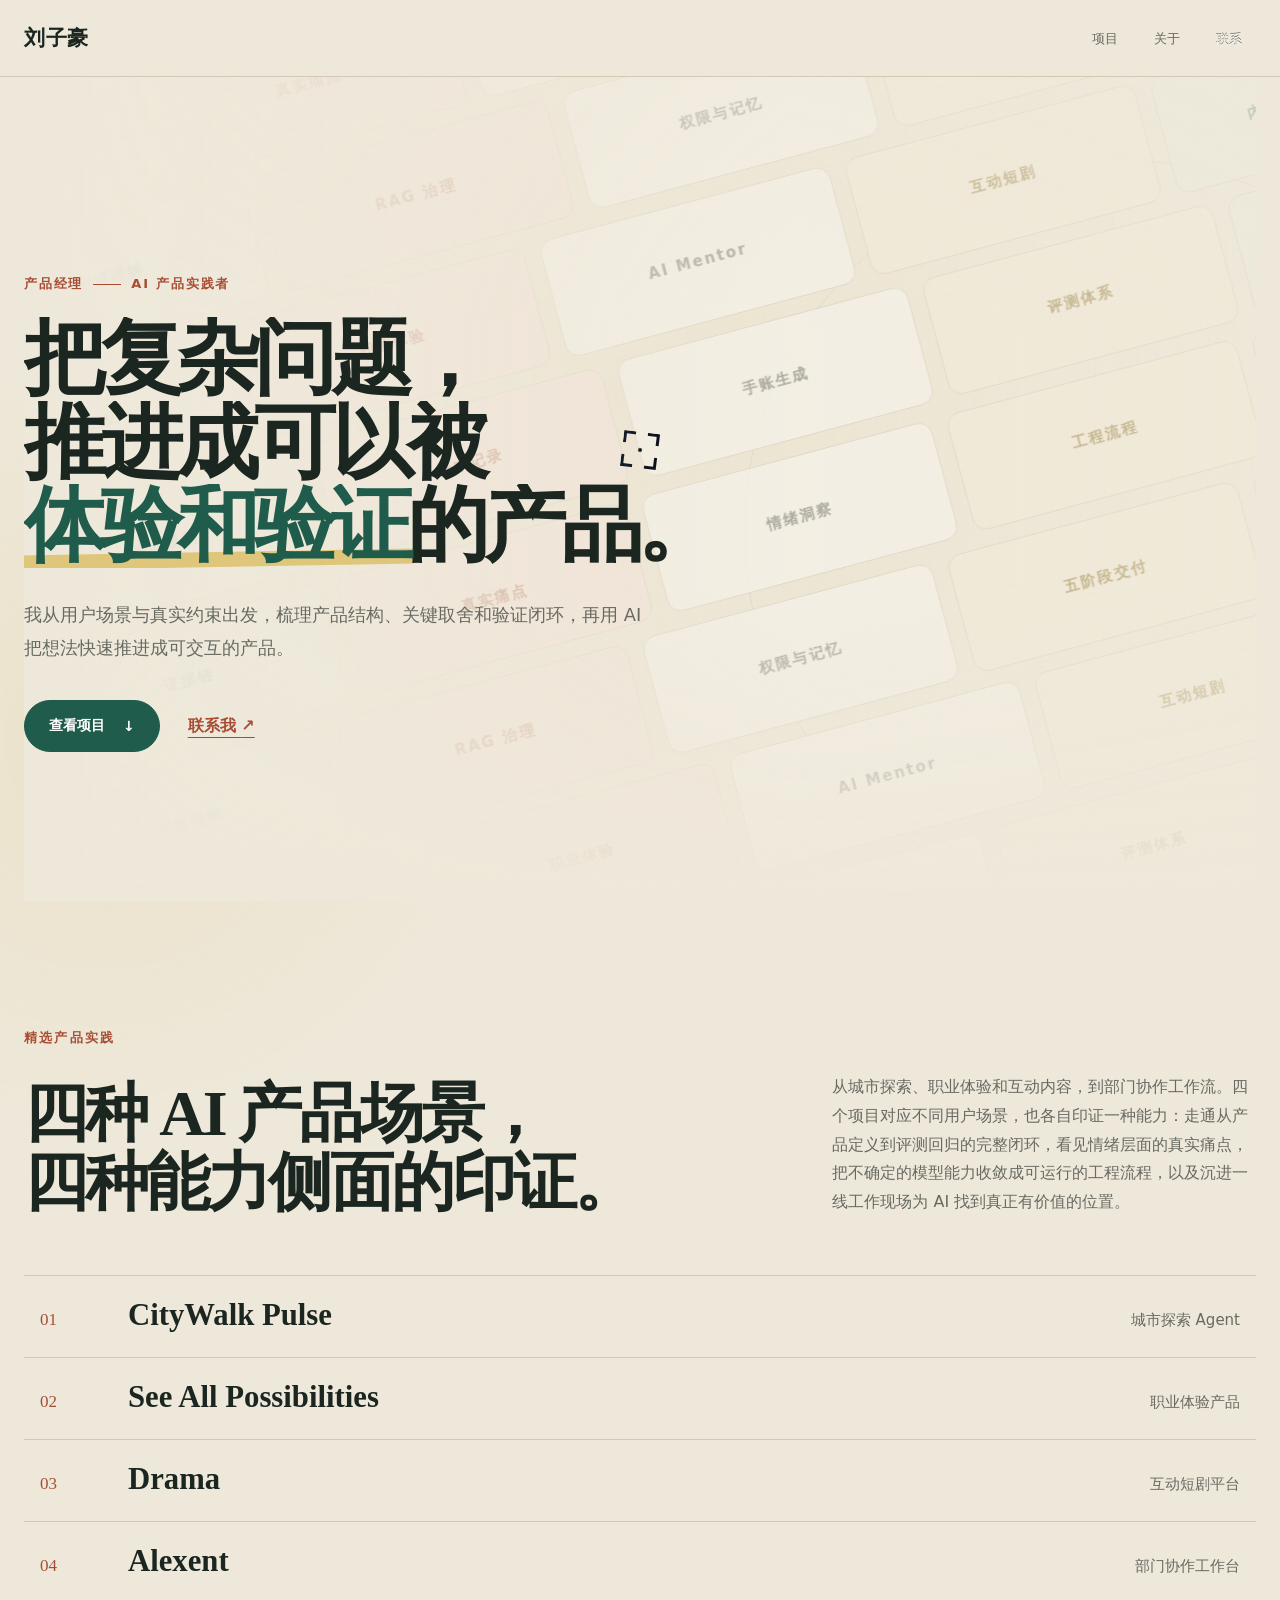
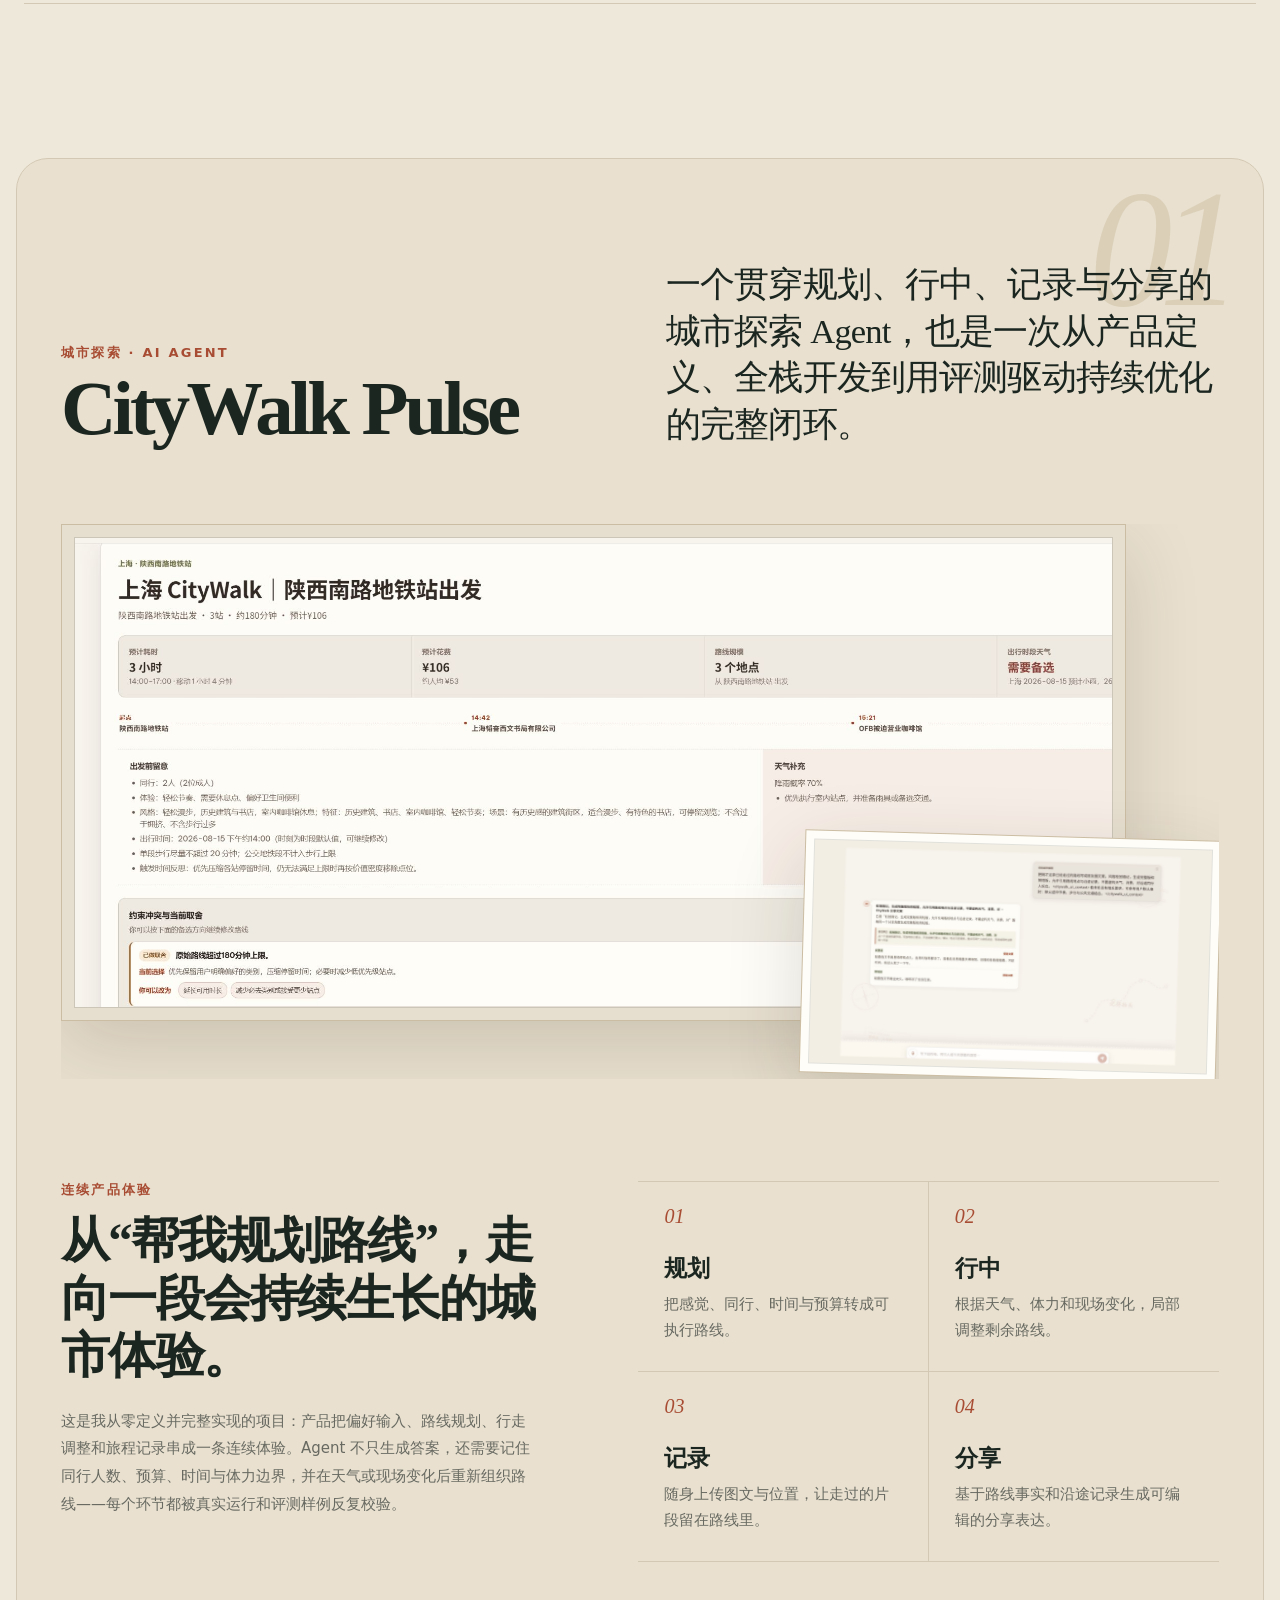
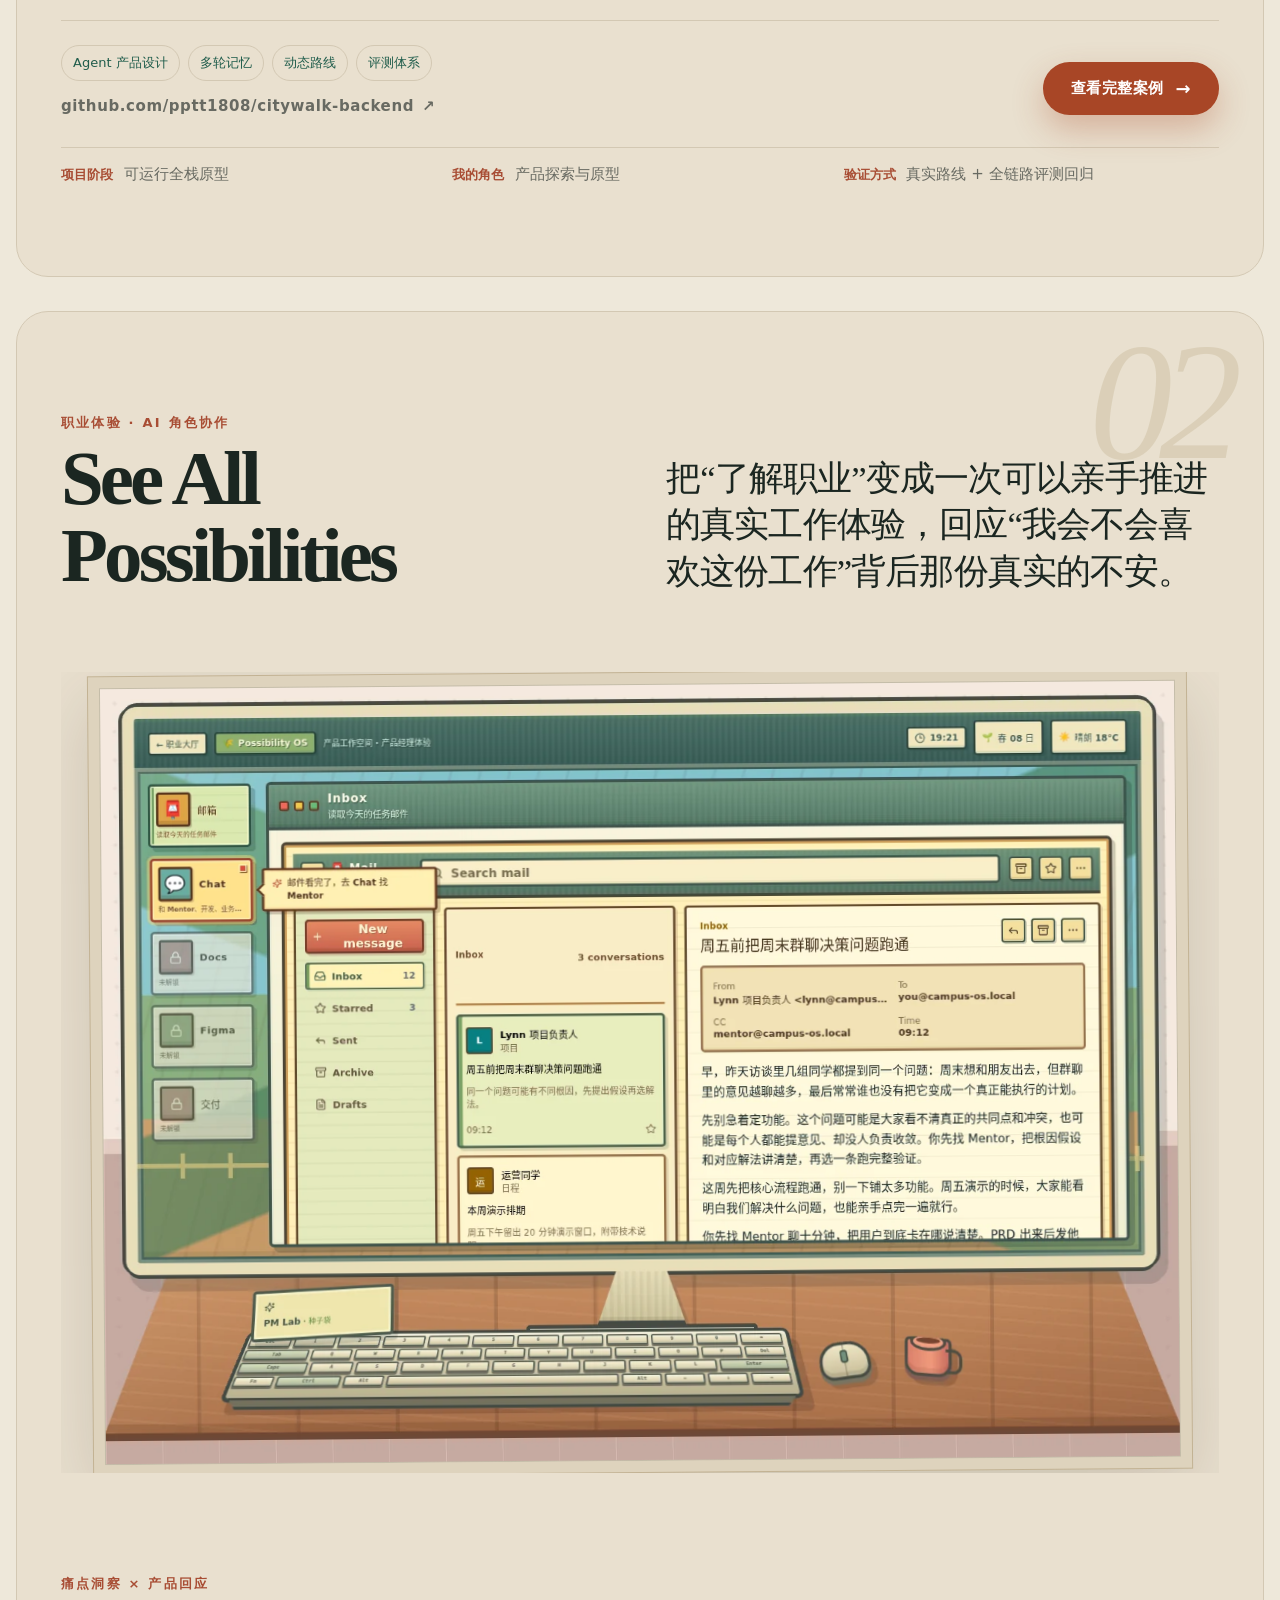
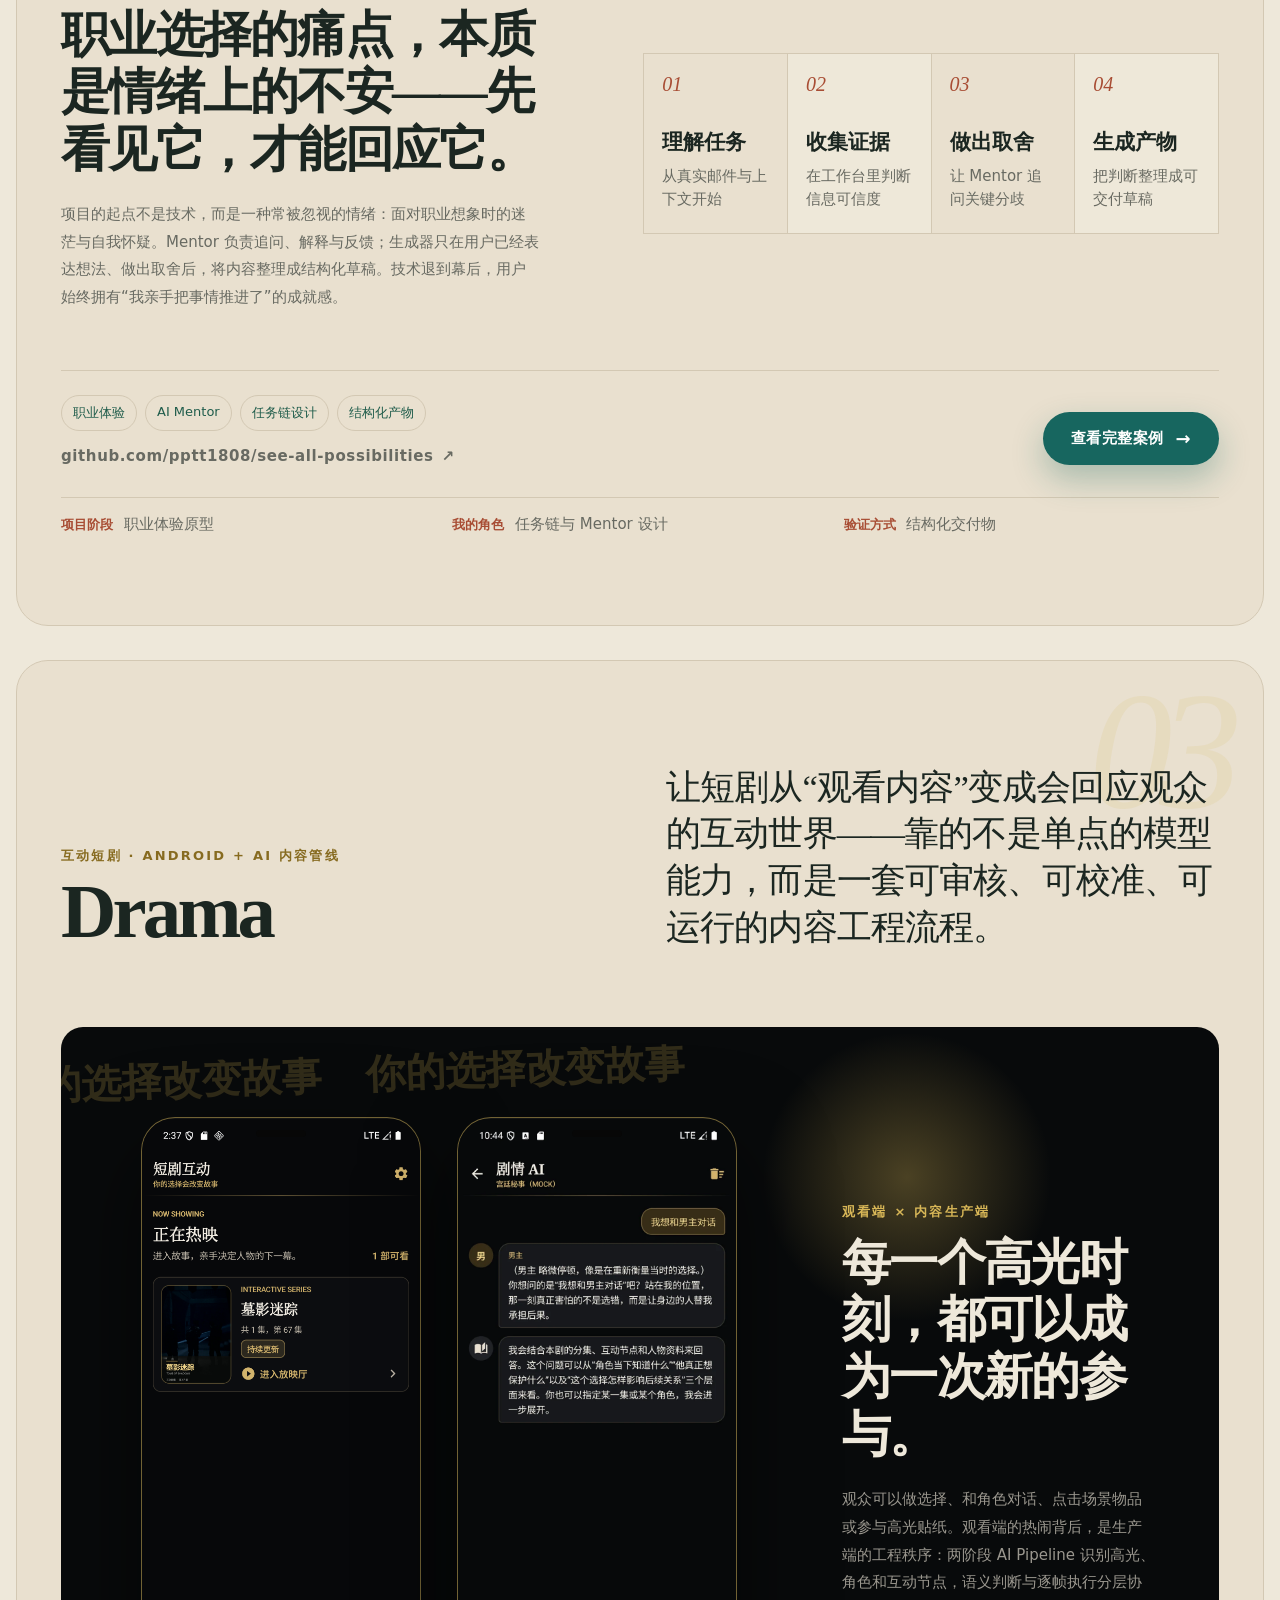
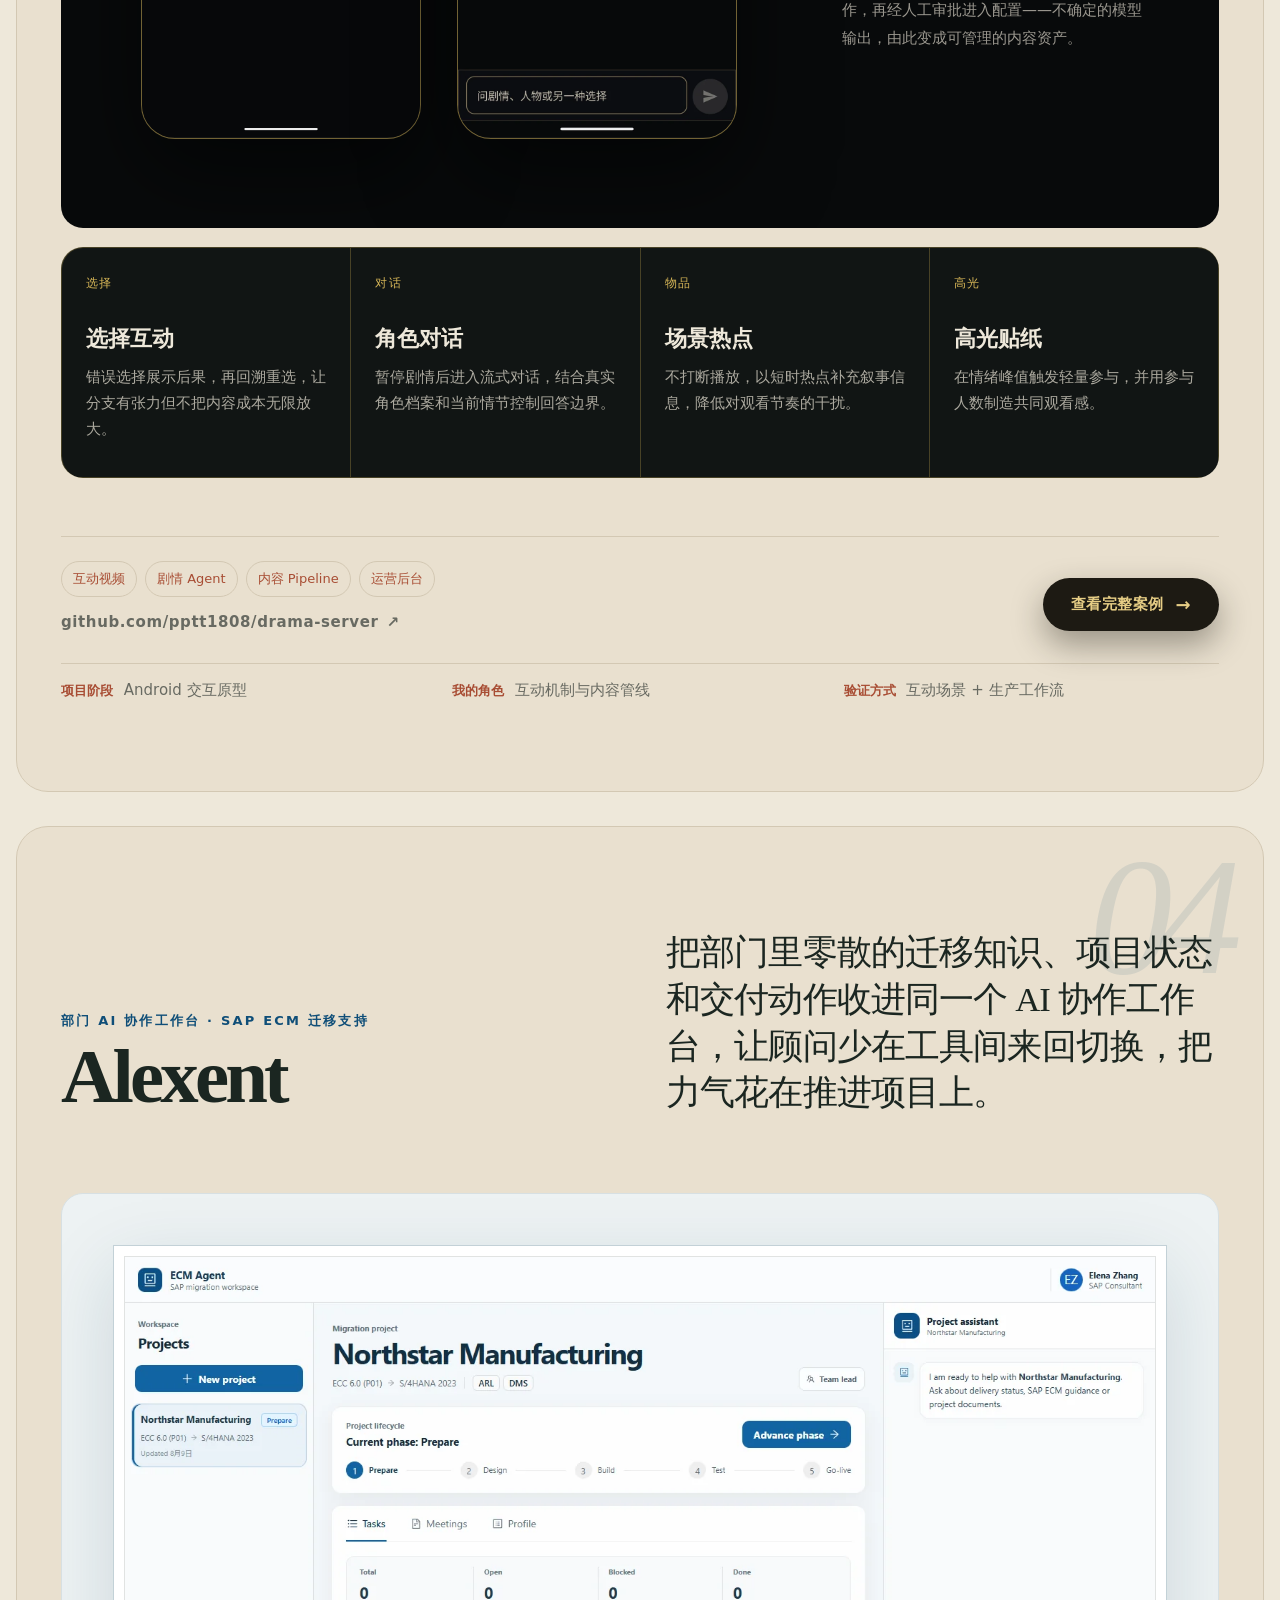
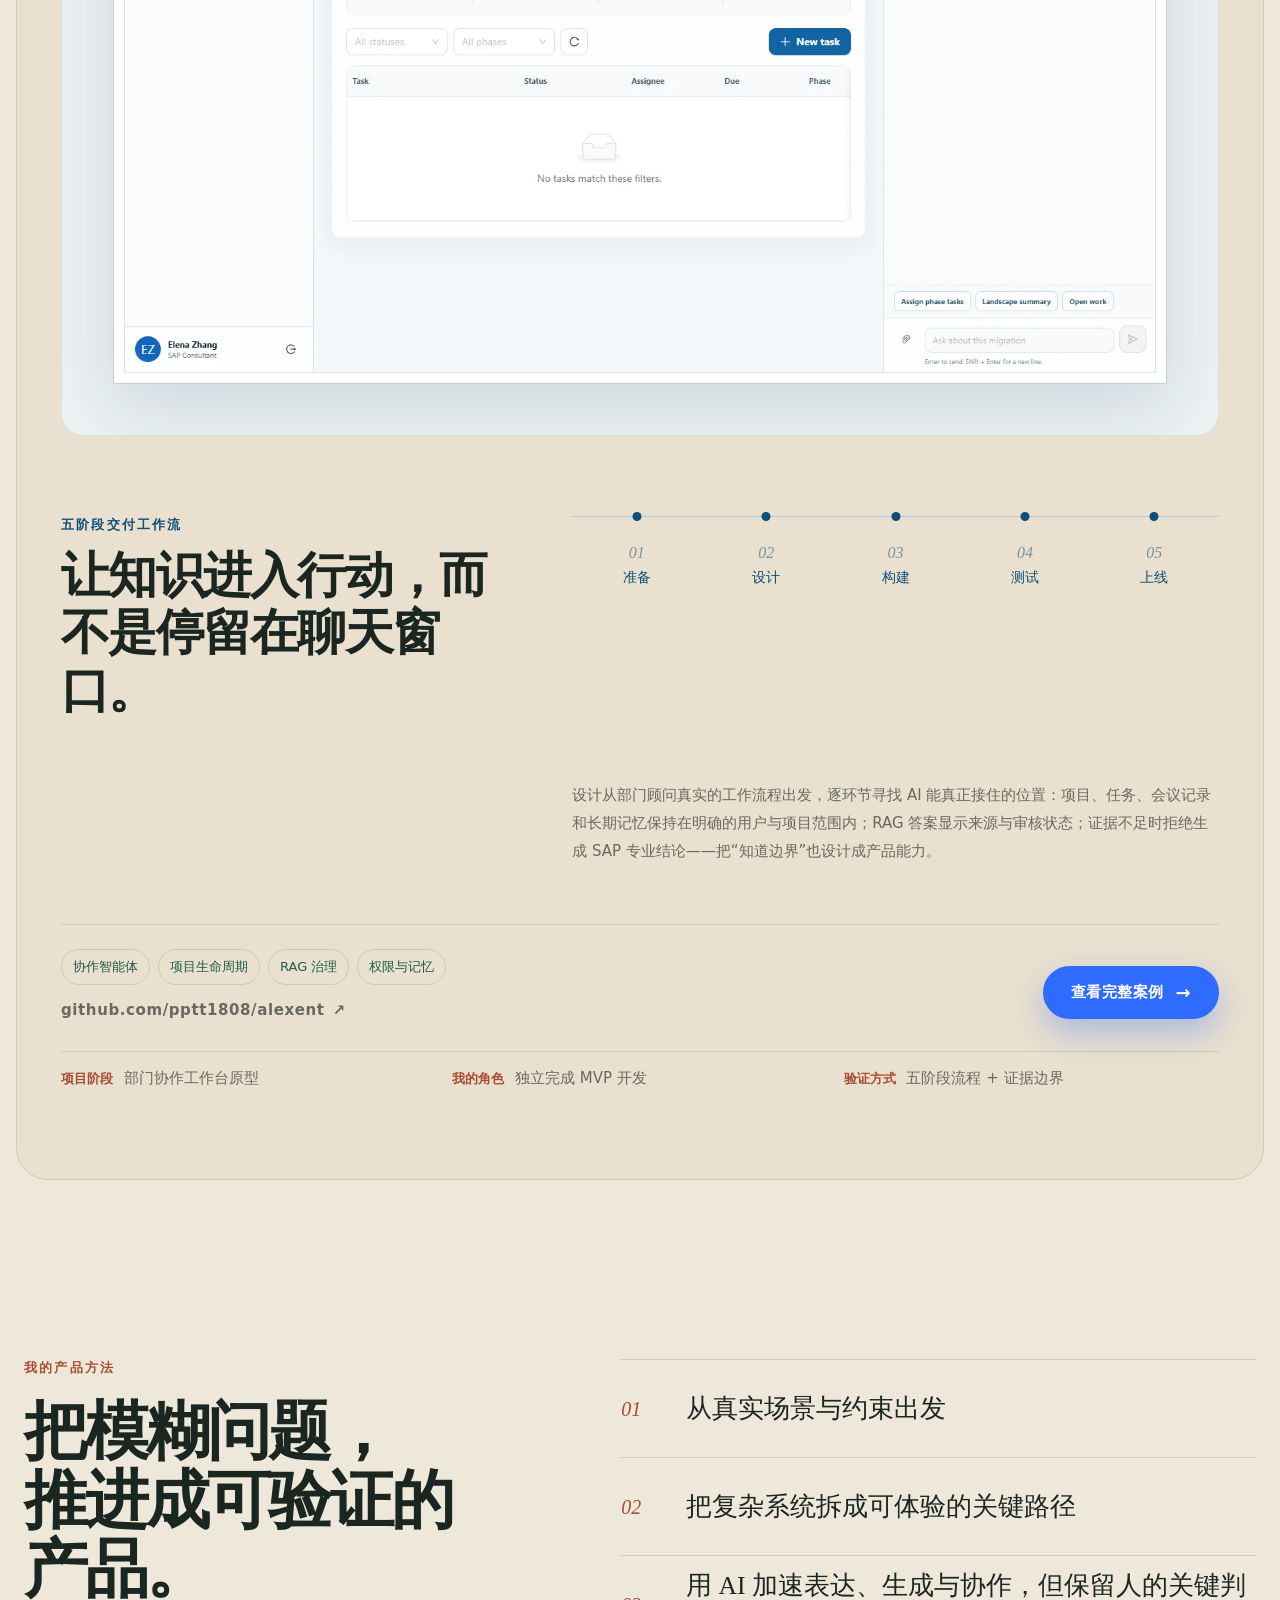
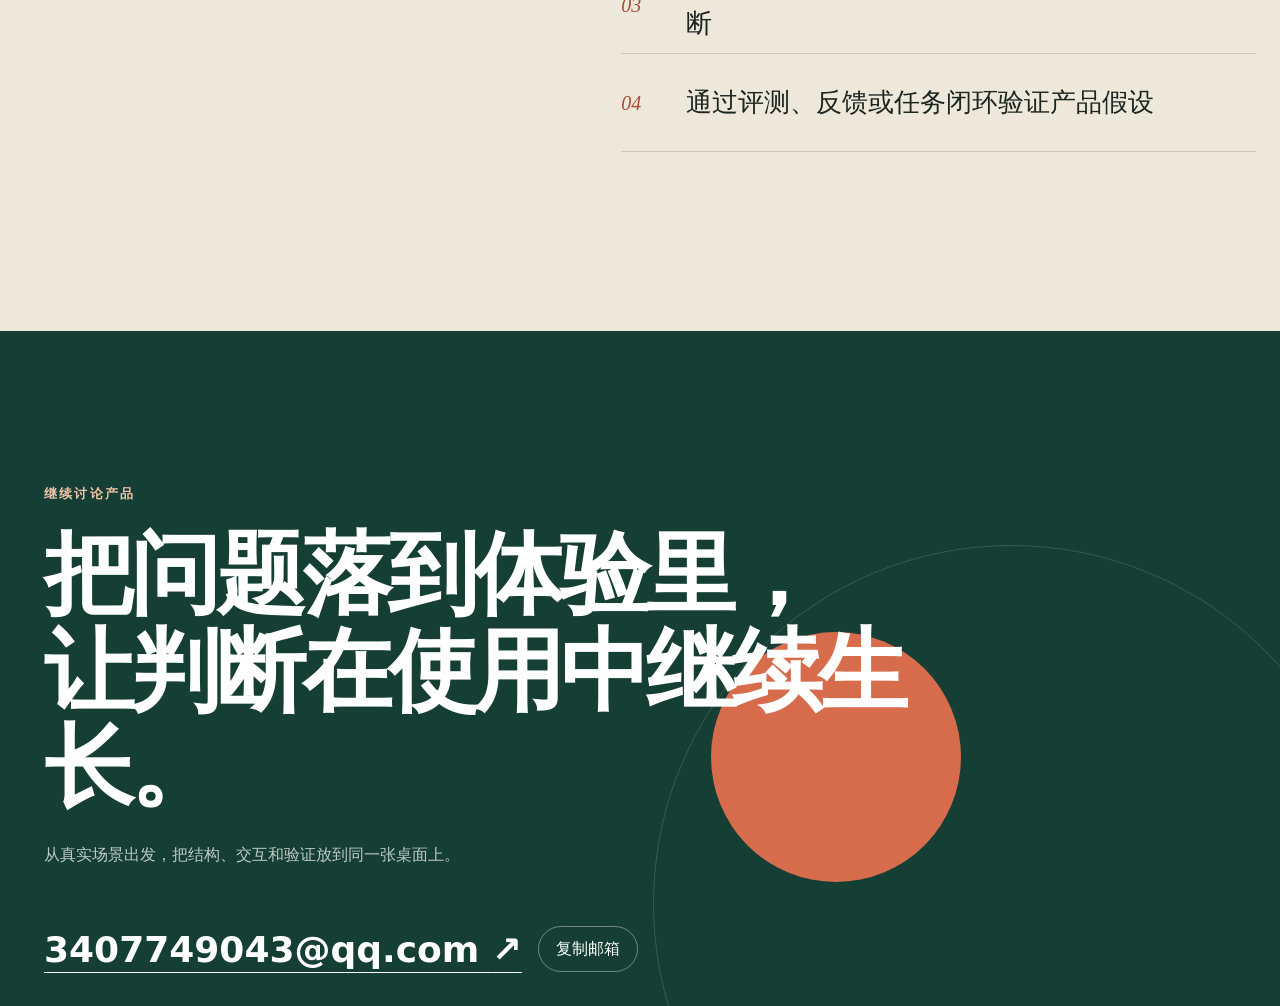
<file: index.html>
<!doctype html>
<html lang="zh-CN">
<head>
  <meta charset="utf-8">
  <meta name="viewport" content="width=device-width, initial-scale=1">
  <meta name="description" content="刘子豪的产品经理作品集：AI 产品实践、真实产品界面与验证闭环。">
  <meta name="theme-color" content="#eee8da">
  <title>刘子豪｜产品经理作品集</title>
  <link rel="stylesheet" href="styles.css?v=20261019-3">
  <link rel="stylesheet" href="target-cursor.css">
  <link rel="stylesheet" href="gooey-nav.css">
  <script src="gsap.min.js" defer></script>
  <script src="target-cursor.js" defer></script>
  <script src="script.js" defer></script>
  <script src="gooey-nav.js" defer></script>
</head>
<body>
  <a class="skip-link" href="#main">跳到主要内容</a>

  <header class="site-header" data-site-header>
    <div class="header-inner">
      <a class="wordmark" href="#top" aria-label="返回页面顶部">
        <span>刘子豪</span>
      </a>
      <nav aria-label="主导航" data-gooey-nav>
        <a href="#projects">项目</a>
        <a href="#about">关于</a>
        <a href="#contact">联系</a>
      </nav>
    </div>
    <span class="reading-progress" data-reading-progress aria-hidden="true"></span>
  </header>

  <main id="main">
    <section class="hero" id="top" aria-labelledby="hero-title" data-section>
      <div class="grid-motion" data-grid-motion aria-hidden="true">
        <div class="grid-motion__board" data-grid-board></div>
        <div class="grid-motion__veil"></div>
      </div>
      <div class="hero-copy reveal reveal--hero">
        <p class="eyebrow"><span>产品经理</span><span>AI 产品实践者</span></p>
        <h1 id="hero-title">
          <span class="hero-line"><span>把复杂问题，</span></span>
          <span class="hero-line"><span>推进成可以被</span></span>
          <span class="hero-line"><span><em>体验和验证</em>的产品。</span></span>
        </h1>
        <p class="hero-intro">我从用户场景与真实约束出发，梳理产品结构、关键取舍和验证闭环，再用 AI 把想法快速推进成可交互的产品。</p>
        <div class="hero-actions">
          <a class="button button--primary" href="#projects">查看项目 <span aria-hidden="true">↓</span></a>
          <a class="text-link" href="mailto:3407749043@qq.com">联系我 <span aria-hidden="true">↗</span></a>
        </div>
      </div>

    </section>

    <div class="project-index" id="projects" aria-label="项目索引" data-section>
      <p class="section-kicker">精选产品实践</p>
      <div class="project-index-heading">
        <h2>四种 AI 产品场景，<br>四种能力侧面的印证。</h2>
        <p>从城市探索、职业体验和互动内容，到部门协作工作流。四个项目对应不同用户场景，也各自印证一种能力：走通从产品定义到评测回归的完整闭环，看见情绪层面的真实痛点，把不确定的模型能力收敛成可运行的工程流程，以及沉进一线工作现场为 AI 找到真正有价值的位置。</p>
      </div>
      <ol class="reveal reveal--index" data-delay="1">
        <li><a href="#citywalk" data-project-link="citywalk"><span>01</span><b>CityWalk Pulse</b><small><span>城市探索 Agent</span><em>规划 · 行中 · 记录 · 分享</em></small></a></li>
        <li><a href="#possibilities" data-project-link="possibilities"><span>02</span><b>See All Possibilities</b><small><span>职业体验产品</span><em>任务 · 判断 · 交付 · 反馈</em></small></a></li>
        <li><a href="#drama" data-project-link="drama"><span>03</span><b>Drama</b><small><span>互动短剧平台</span><em>选择 · 对话 · 热点 · 高光</em></small></a></li>
        <li><a href="#alexent" data-project-link="alexent"><span>04</span><b>Alexent</b><small><span>部门协作工作台</span><em>工作流 · RAG · 权限 · 记忆</em></small></a></li>
      </ol>
    </div>

    <section class="project project--featured" id="citywalk" aria-labelledby="citywalk-title" data-section>
      <div class="project-no" aria-hidden="true">01</div>
      <header class="project-header reveal">
        <div>
          <p class="project-type">城市探索 · AI Agent</p>
          <h2 id="citywalk-title">CityWalk Pulse</h2>
        </div>
        <p class="project-lede">一个贯穿规划、行中、记录与分享的城市探索 Agent，也是一次从产品定义、全栈开发到用评测驱动持续优化的完整闭环。</p>
      </header>

      <div class="feature-stage reveal reveal--media" data-delay="1">
        <button class="shot shot--landscape tilt-card gallery-trigger" type="button" data-tilt data-tilt-base="0deg" data-gallery="citywalk" data-full="assets/citywalk/web-route-overview.webp" data-caption="CityWalk Pulse 路线决策总览" aria-label="放大查看 CityWalk Pulse 路线决策总览">
          <img src="assets/citywalk/web-route-overview.webp" alt="CityWalk Pulse 路线决策总览，展示同行、节奏、天气、站点顺序与预算" width="2045" height="924" loading="lazy">
        </button>
        <button class="shot shot--support gallery-trigger" type="button" data-gallery="citywalk" data-full="assets/citywalk/web-social-copy.webp" data-caption="CityWalk Pulse 分享文案结果" aria-label="放大查看 CityWalk Pulse 分享文案结果">
          <img src="assets/citywalk/web-social-copy.webp" alt="CityWalk Pulse 分享文案结果，展示表达风格、完整版与简短版" width="1920" height="1080" loading="lazy">
        </button>
      </div>

      <div class="project-story">
        <article class="story-intro reveal">
          <p class="story-label">连续产品体验</p>
          <h3>从“帮我规划路线”，走向一段会持续生长的城市体验。</h3>
          <p>这是我从零定义并完整实现的项目：产品把偏好输入、路线规划、行走调整和旅程记录串成一条连续体验。Agent 不只生成答案，还需要记住同行人数、预算、时间与体力边界，并在天气或现场变化后重新组织路线——每个环节都被真实运行和评测样例反复校验。</p>
        </article>
          <div class="capability-grid reveal stagger-group" data-delay="1">
          <article><span>01</span><h4>规划</h4><p>把感觉、同行、时间与预算转成可执行路线。</p></article>
          <article><span>02</span><h4>行中</h4><p>根据天气、体力和现场变化，局部调整剩余路线。</p></article>
          <article><span>03</span><h4>记录</h4><p>随身上传图文与位置，让走过的片段留在路线里。</p></article>
          <article><span>04</span><h4>分享</h4><p>基于路线事实和沿途记录生成可编辑的分享表达。</p></article>
        </div>
      </div>

      <footer class="project-footer">
        <div class="project-footer-left">
          <div class="project-tags"><span>Agent 产品设计</span><span>多轮记忆</span><span>动态路线</span><span>评测体系</span></div>
          <a class="project-github" href="https://github.com/pptt1808/citywalk-backend" target="_blank" rel="noopener">github.com/pptt1808/citywalk-backend <span aria-hidden="true">↗</span></a>
        </div>
        <a class="case-entry" href="citywalk.html">查看完整案例 <span aria-hidden="true">→</span></a>
      </footer>
      <div class="project-meta" aria-label="CityWalk 项目摘要">
        <span data-meta-stage><b>项目阶段</b> 可运行全栈原型</span>
        <span data-meta-role><b>我的角色</b> 产品探索与原型</span>
        <span data-meta-validation><b>验证方式</b> 真实路线 + 全链路评测回归</span>
      </div>
    </section>

    <section class="project project--possibilities" id="possibilities" aria-labelledby="possibilities-title" data-section>
      <div class="project-no" aria-hidden="true">02</div>
      <header class="project-header reveal">
        <div>
          <p class="project-type">职业体验 · AI 角色协作</p>
          <h2 id="possibilities-title">See All Possibilities</h2>
        </div>
        <p class="project-lede">把“了解职业”变成一次可以亲手推进的真实工作体验，回应“我会不会喜欢这份工作”背后那份真实的不安。</p>
      </header>

      <div class="possibility-stage reveal reveal--media" data-delay="1">
        <button class="shot shot--desk tilt-card gallery-trigger" type="button" data-tilt data-tilt-base="-0.45deg" data-gallery="possibilities" data-full="assets/possibilities/pm-workspace.webp" data-caption="产品经理体验 · Possibility OS 工作台" aria-label="放大查看产品经理职业体验工作台">
          <img src="assets/possibilities/pm-workspace.webp" alt="产品经理职业体验的桌面工作台，包含邮件、对话、文档和原型入口" width="1440" height="1039" loading="lazy">
        </button>
      </div>

      <div class="project-story project-story--split">
        <article class="story-intro reveal">
          <p class="story-label">痛点洞察 × 产品回应</p>
          <h3>职业选择的痛点，本质是情绪上的不安——先看见它，才能回应它。</h3>
          <p>项目的起点不是技术，而是一种常被忽视的情绪：面对职业想象时的迷茫与自我怀疑。Mentor 负责追问、解释与反馈；生成器只在用户已经表达想法、做出取舍后，将内容整理成结构化草稿。技术退到幕后，用户始终拥有“我亲手把事情推进了”的成就感。</p>
        </article>
        <ol class="possibility-track reveal stagger-group" data-delay="1" aria-label="职业体验推进路径">
          <li><span>01</span><strong>理解任务</strong><small>从真实邮件与上下文开始</small></li>
          <li><span>02</span><strong>收集证据</strong><small>在工作台里判断信息可信度</small></li>
          <li><span>03</span><strong>做出取舍</strong><small>让 Mentor 追问关键分歧</small></li>
          <li><span>04</span><strong>生成产物</strong><small>把判断整理成可交付草稿</small></li>
        </ol>
      </div>

      <footer class="project-footer">
        <div class="project-footer-left">
          <div class="project-tags"><span>职业体验</span><span>AI Mentor</span><span>任务链设计</span><span>结构化产物</span></div>
          <a class="project-github" href="https://github.com/pptt1808/see-all-possibilities" target="_blank" rel="noopener">github.com/pptt1808/see-all-possibilities <span aria-hidden="true">↗</span></a>
        </div>
        <a class="case-entry" href="possibilities.html">查看完整案例 <span aria-hidden="true">→</span></a>
      </footer>
      <div class="project-meta" aria-label="See All Possibilities 项目摘要">
        <span data-meta-stage><b>项目阶段</b> 职业体验原型</span>
        <span data-meta-role><b>我的角色</b> 任务链与 Mentor 设计</span>
        <span data-meta-validation><b>验证方式</b> 结构化交付物</span>
      </div>
    </section>

    <section class="project project--drama" id="drama" aria-labelledby="drama-title" data-section>
      <div class="project-no" aria-hidden="true">03</div>
      <header class="project-header reveal">
        <div>
          <p class="project-type">互动短剧 · Android + AI 内容管线</p>
          <h2 id="drama-title">Drama</h2>
        </div>
        <p class="project-lede">让短剧从“观看内容”变成会回应观众的互动世界——靠的不是单点的模型能力，而是一套可审核、可校准、可运行的内容工程流程。</p>
      </header>

      <div class="drama-stage reveal reveal--media" data-delay="1">
        <div class="drama-marquee" aria-hidden="true"><span>你的选择改变故事</span><span>你的选择改变故事</span></div>
        <div class="drama-phones" aria-label="Drama 真实应用界面">
          <button class="phone-frame phone-frame--series gallery-trigger" type="button" data-gallery="drama" data-full="assets/drama/real-series-list.png" data-caption="短剧互动 · 剧集发现与正在热映" aria-label="放大查看 Drama 剧集发现界面">
            <img src="assets/drama/real-series-list.png" alt="Drama Android 客户端的剧集发现界面，展示正在热映的互动短剧与完整海报" width="1080" height="2400" loading="lazy">
          </button>
          <button class="phone-frame phone-frame--agent gallery-trigger" type="button" data-gallery="drama" data-full="assets/drama-agent.webp" data-caption="剧情 AI · 基于角色与互动节点回答" aria-label="放大查看剧情 AI 对话界面">
            <img src="assets/drama-agent.webp" alt="Drama 剧情 AI 对话界面，结合角色立场和互动节点解释剧情" width="1080" height="2400" loading="lazy">
          </button>
        </div>
        <div class="drama-copy">
          <p class="story-label">观看端 × 内容生产端</p>
          <h3>每一个高光时刻，都可以成为一次新的参与。</h3>
          <p>观众可以做选择、和角色对话、点击场景物品或参与高光贴纸。观看端的热闹背后，是生产端的工程秩序：两阶段 AI Pipeline 识别高光、角色和互动节点，语义判断与逐帧执行分层协作，再经人工审批进入配置——不确定的模型输出，由此变成可管理的内容资产。</p>
        </div>
      </div>

      <div class="interaction-ledger reveal stagger-group">
        <article><span>选择</span><h4>选择互动</h4><p>错误选择展示后果，再回溯重选，让分支有张力但不把内容成本无限放大。</p></article>
        <article><span>对话</span><h4>角色对话</h4><p>暂停剧情后进入流式对话，结合真实角色档案和当前情节控制回答边界。</p></article>
        <article><span>物品</span><h4>场景热点</h4><p>不打断播放，以短时热点补充叙事信息，降低对观看节奏的干扰。</p></article>
        <article><span>高光</span><h4>高光贴纸</h4><p>在情绪峰值触发轻量参与，并用参与人数制造共同观看感。</p></article>
      </div>

      <footer class="project-footer">
        <div class="project-footer-left">
          <div class="project-tags"><span>互动视频</span><span>剧情 Agent</span><span>内容 Pipeline</span><span>运营后台</span></div>
          <a class="project-github" href="https://github.com/pptt1808/drama-server" target="_blank" rel="noopener">github.com/pptt1808/drama-server <span aria-hidden="true">↗</span></a>
        </div>
        <a class="case-entry" href="drama.html">查看完整案例 <span aria-hidden="true">→</span></a>
      </footer>
      <div class="project-meta" aria-label="Drama 项目摘要">
        <span data-meta-stage><b>项目阶段</b> Android 交互原型</span>
        <span data-meta-role><b>我的角色</b> 互动机制与内容管线</span>
        <span data-meta-validation><b>验证方式</b> 互动场景 + 生产工作流</span>
      </div>
    </section>

    <section class="project project--alexent" id="alexent" aria-labelledby="alexent-title" data-section>
      <div class="project-no" aria-hidden="true">04</div>
      <header class="project-header reveal">
        <div>
          <p class="project-type">部门 AI 协作工作台 · SAP ECM 迁移支持</p>
          <h2 id="alexent-title">Alexent</h2>
        </div>
        <p class="project-lede">把部门里零散的迁移知识、项目状态和交付动作收进同一个 AI 协作工作台，让顾问少在工具间来回切换，把力气花在推进项目上。</p>
      </header>

      <div class="alexent-stage reveal reveal--media" data-delay="1">
        <button class="shot shot--enterprise tilt-card gallery-trigger" type="button" data-tilt data-tilt-base="0deg" data-gallery="alexent" data-full="assets/alexent-workspace.webp" data-caption="Alexent · 项目工作台" aria-label="放大查看 Alexent 项目工作台">
          <img src="assets/alexent-workspace.webp" alt="Alexent ECM 迁移项目工作台，包含项目阶段、任务和 AI 助手" width="1440" height="1000" loading="lazy">
        </button>
      </div>

      <div class="enterprise-story reveal">
        <div>
          <p class="story-label">五阶段交付工作流</p>
          <h3>让知识进入行动，而不是停留在聊天窗口。</h3>
        </div>
        <ol aria-label="项目阶段">
          <li><span>01</span>准备</li><li><span>02</span>设计</li><li><span>03</span>构建</li><li><span>04</span>测试</li><li><span>05</span>上线</li>
        </ol>
        <p>设计从部门顾问真实的工作流程出发，逐环节寻找 AI 能真正接住的位置：项目、任务、会议记录和长期记忆保持在明确的用户与项目范围内；RAG 答案显示来源与审核状态；证据不足时拒绝生成 SAP 专业结论——把“知道边界”也设计成产品能力。</p>
      </div>

      <footer class="project-footer">
        <div class="project-footer-left">
          <div class="project-tags"><span>协作智能体</span><span>项目生命周期</span><span>RAG 治理</span><span>权限与记忆</span></div>
          <a class="project-github" href="https://github.com/pptt1808/alexent" target="_blank" rel="noopener">github.com/pptt1808/alexent <span aria-hidden="true">↗</span></a>
        </div>
        <a class="case-entry" href="alexent.html">查看完整案例 <span aria-hidden="true">→</span></a>
      </footer>
      <div class="project-meta" aria-label="Alexent 项目摘要">
        <span data-meta-stage><b>项目阶段</b> 部门协作工作台原型</span>
        <span data-meta-role><b>我的角色</b> 独立完成 MVP 开发</span>
        <span data-meta-validation><b>验证方式</b> 五阶段流程 + 证据边界</span>
      </div>
    </section>

    <section class="about" id="about" aria-labelledby="about-title" data-section>
      <div class="about-heading reveal">
        <p class="section-kicker">我的产品方法</p>
        <h2 id="about-title">把模糊问题，<br>推进成可验证的产品。</h2>
      </div>
      <ol class="principles reveal stagger-group" data-delay="1">
        <li><span>01</span><p>从真实场景与约束出发</p></li>
        <li><span>02</span><p>把复杂系统拆成可体验的关键路径</p></li>
        <li><span>03</span><p>用 AI 加速表达、生成与协作，但保留人的关键判断</p></li>
        <li><span>04</span><p>通过评测、反馈或任务闭环验证产品假设</p></li>
      </ol>
    </section>
  </main>

  <footer class="footer" id="contact" data-section>
    <div class="footer-orbit" aria-hidden="true"></div>
    <p class="section-kicker">继续讨论产品</p>
    <h2>把问题落到体验里，<br>让判断在使用中继续生长。</h2>
    <p class="footer-role">从真实场景出发，把结构、交互和验证放到同一张桌面上。</p>
    <div class="contact-row">
      <a id="email-address" href="mailto:3407749043@qq.com">3407749043@qq.com <span aria-hidden="true">↗</span></a>
      <button type="button" data-copy-email data-email="3407749043@qq.com">复制邮箱</button>
    </div>
  </footer>

  <div id="image-dialog" class="image-dialog" role="dialog" aria-modal="true" aria-hidden="true" aria-labelledby="dialog-caption">
    <div class="dialog-backdrop" data-dialog-close></div>
    <div class="dialog-panel">
      <button class="dialog-close" type="button" data-dialog-close aria-label="关闭大图">×</button>
      <button class="dialog-nav dialog-nav--prev" type="button" data-dialog-prev aria-label="上一张图片">←</button>
      <figure>
        <img src="assets/citywalk-home.webp" alt="">
        <figcaption id="dialog-caption"></figcaption>
      </figure>
      <button class="dialog-nav dialog-nav--next" type="button" data-dialog-next aria-label="下一张图片">→</button>
    </div>
  </div>

  <div class="toast" role="status" aria-live="polite" data-toast></div>
</body>
</html>
</file>
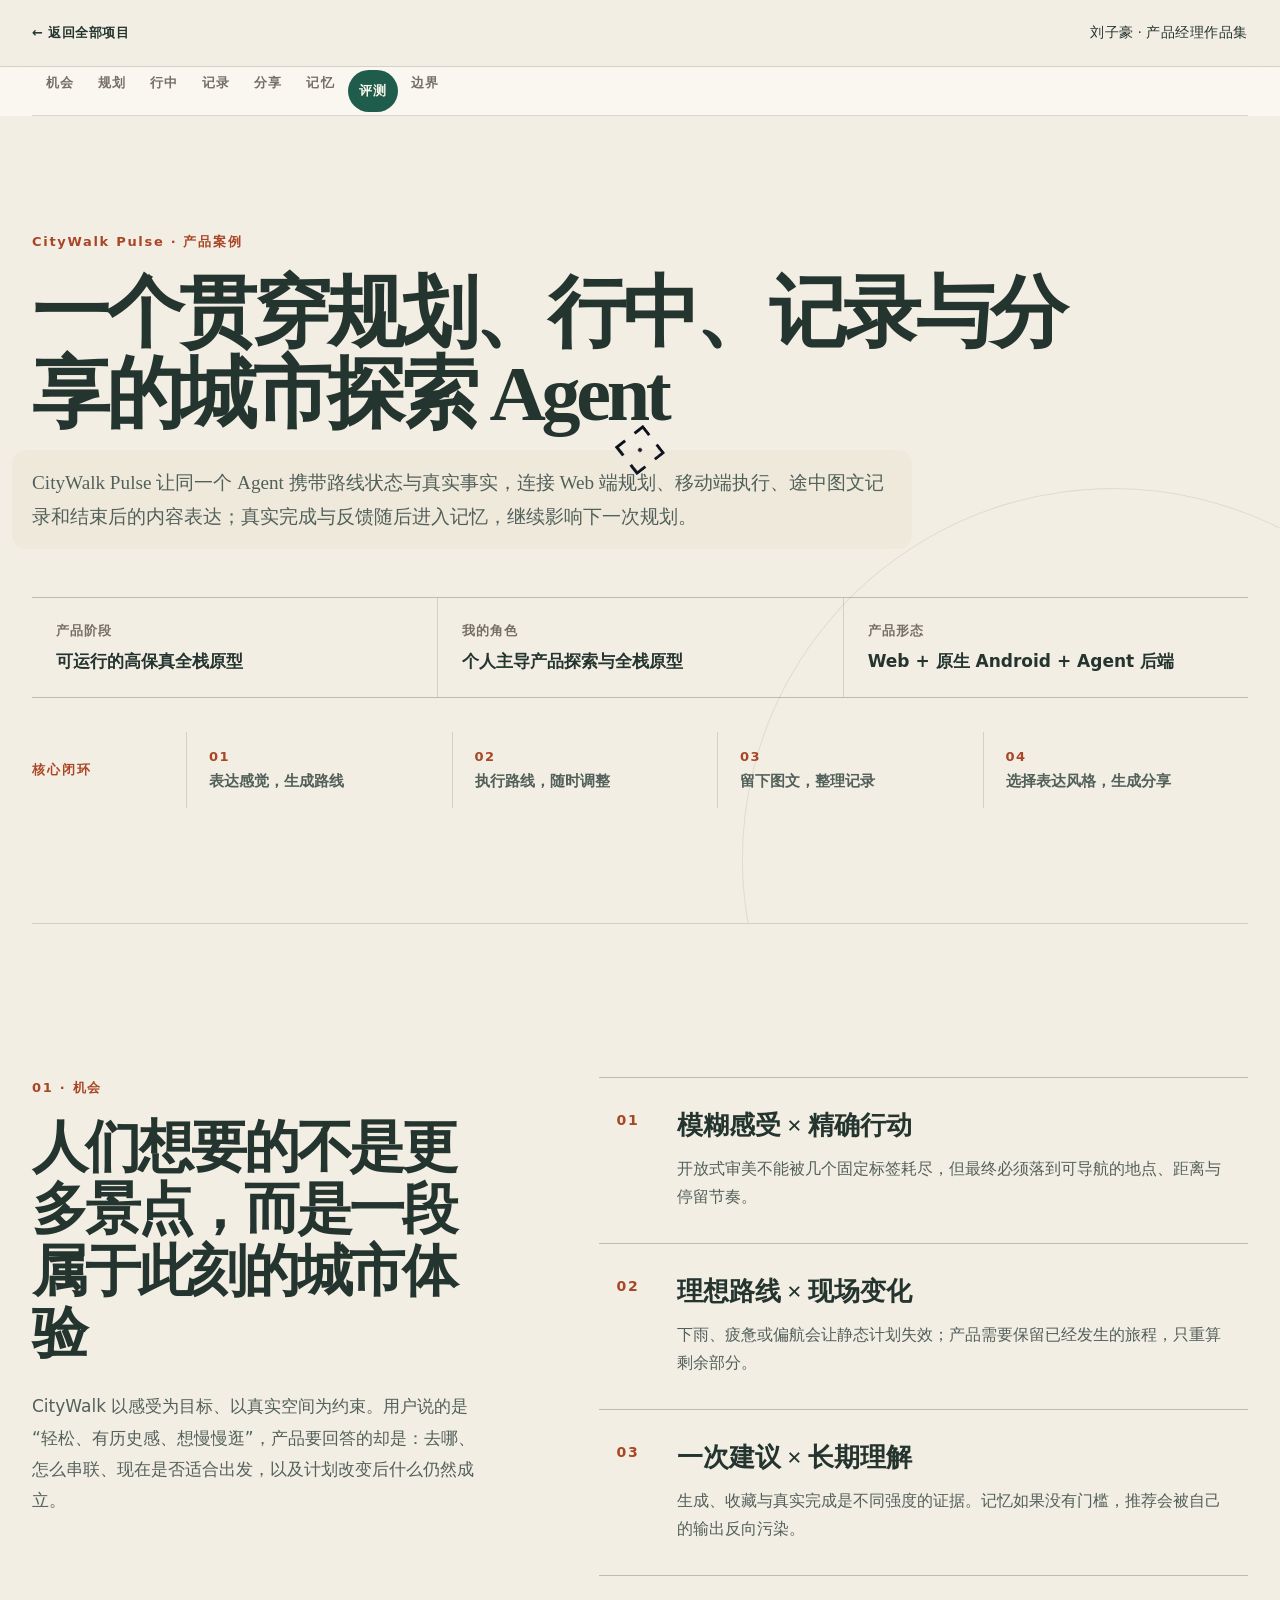
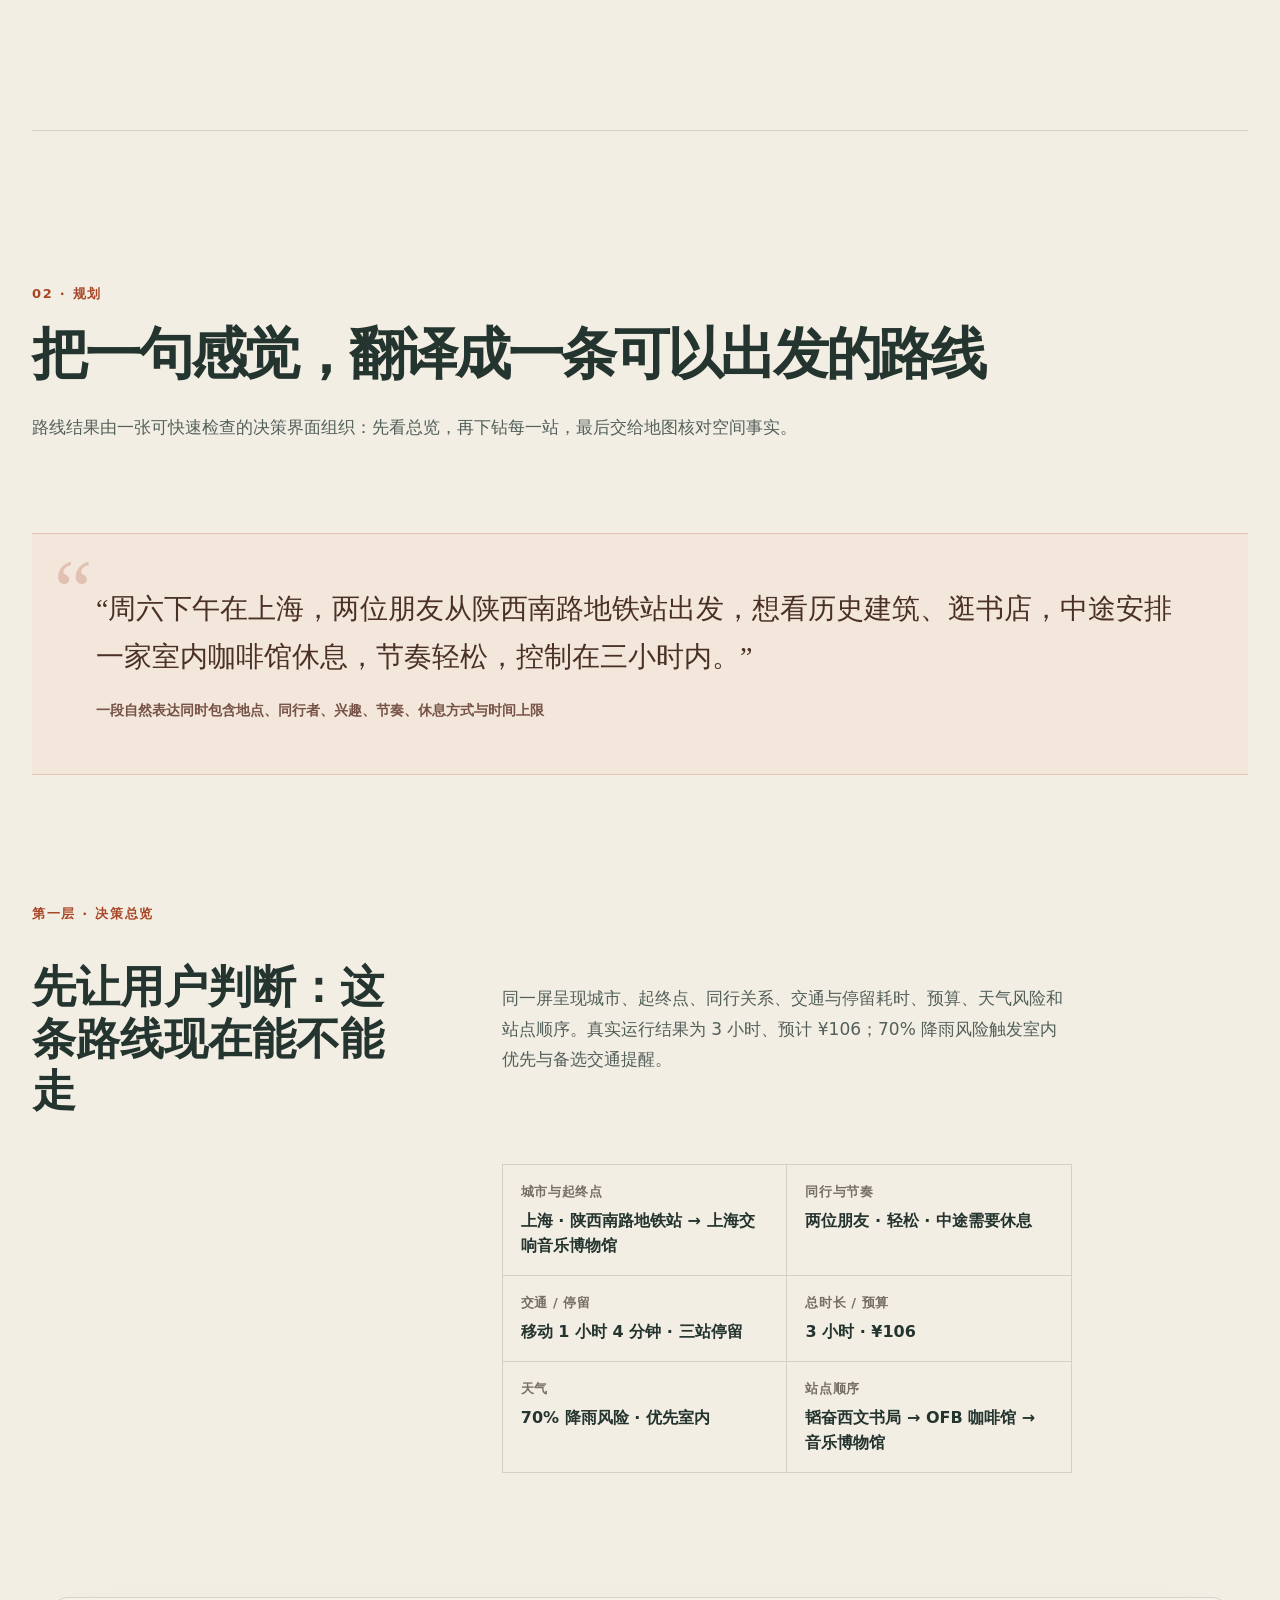
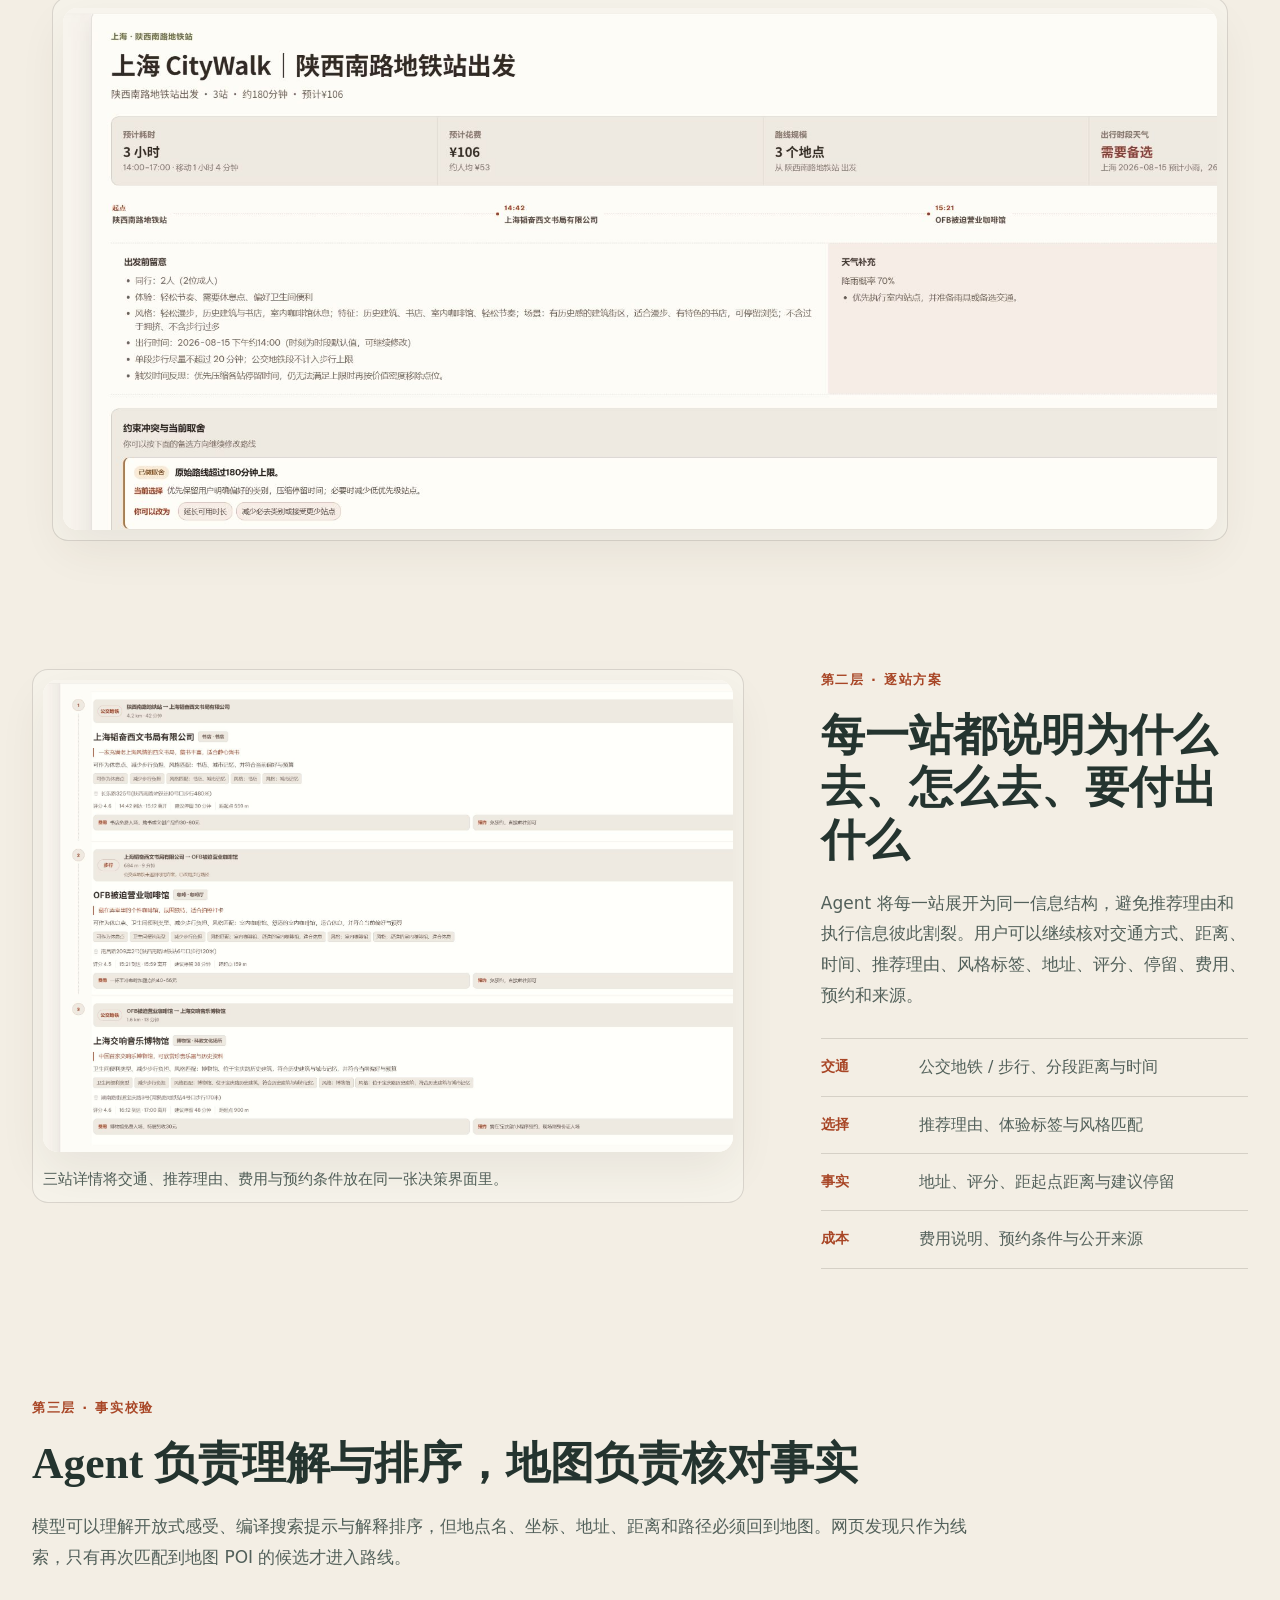
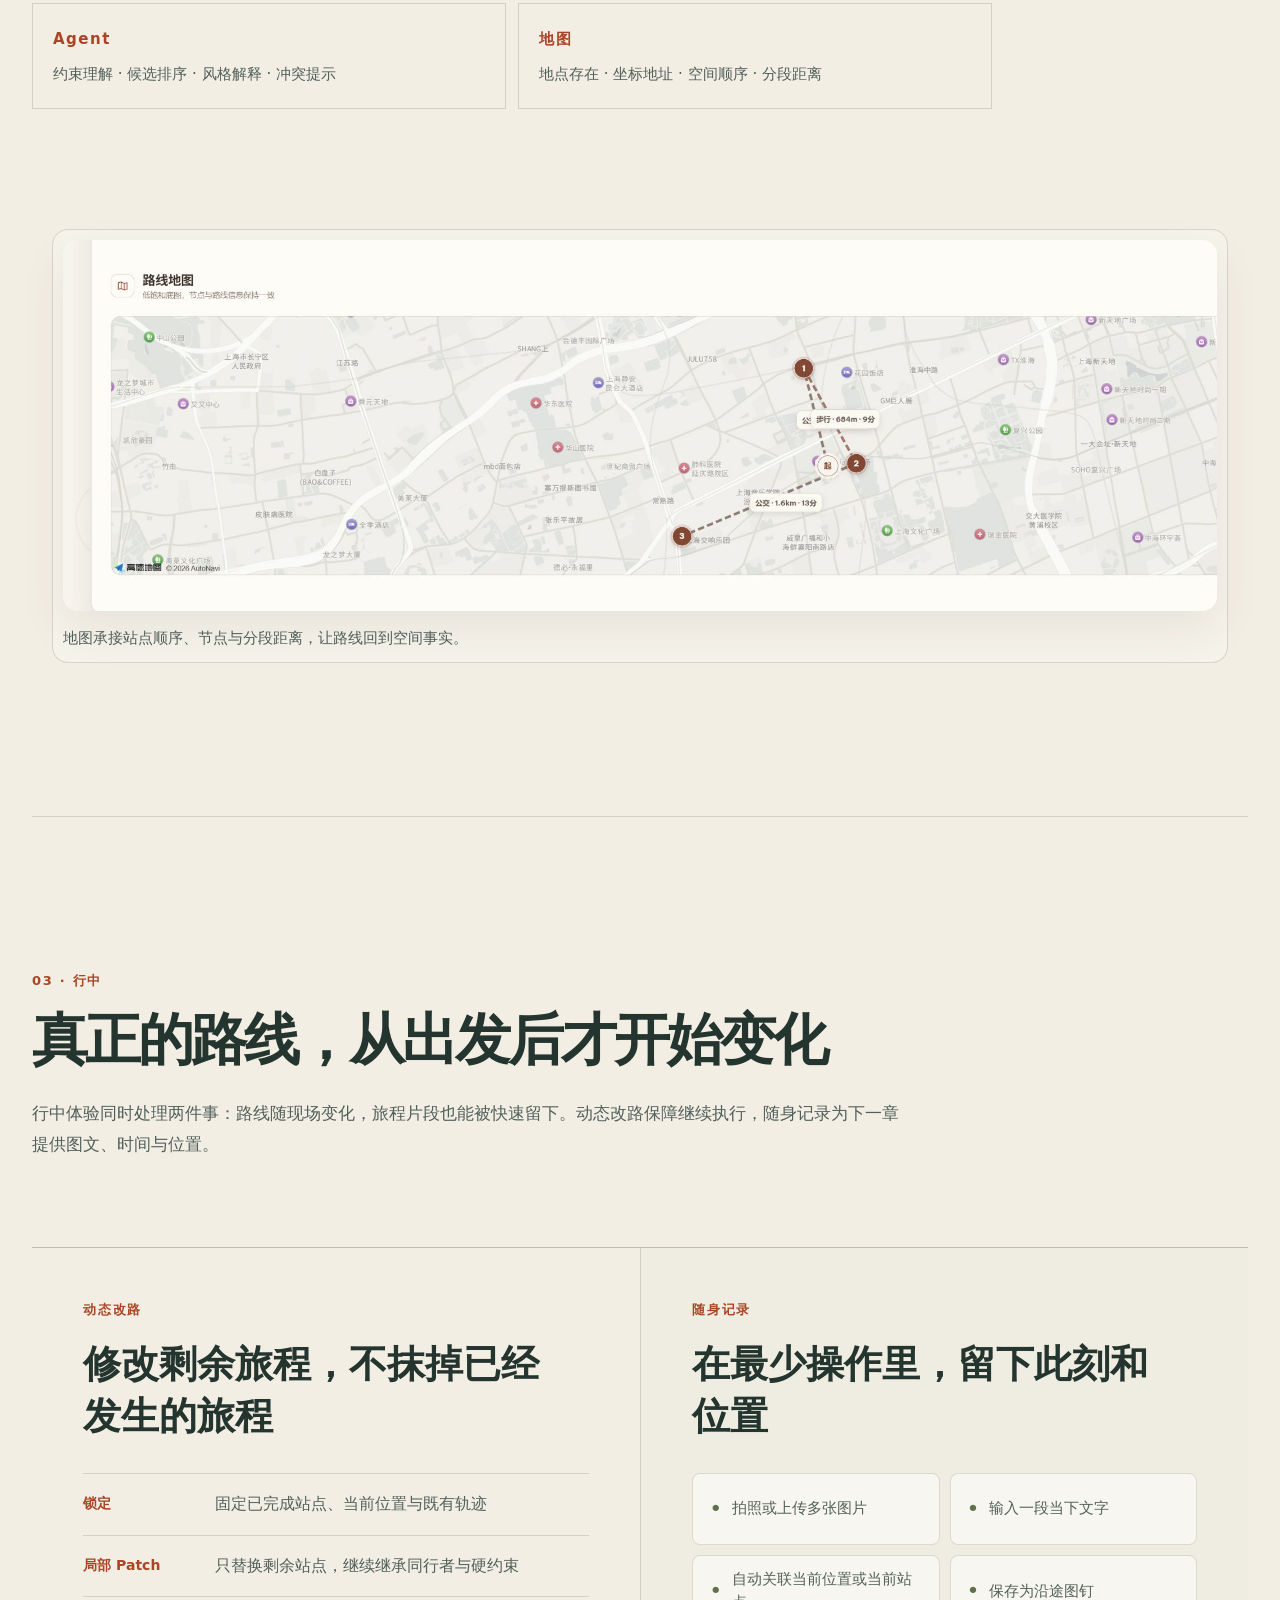
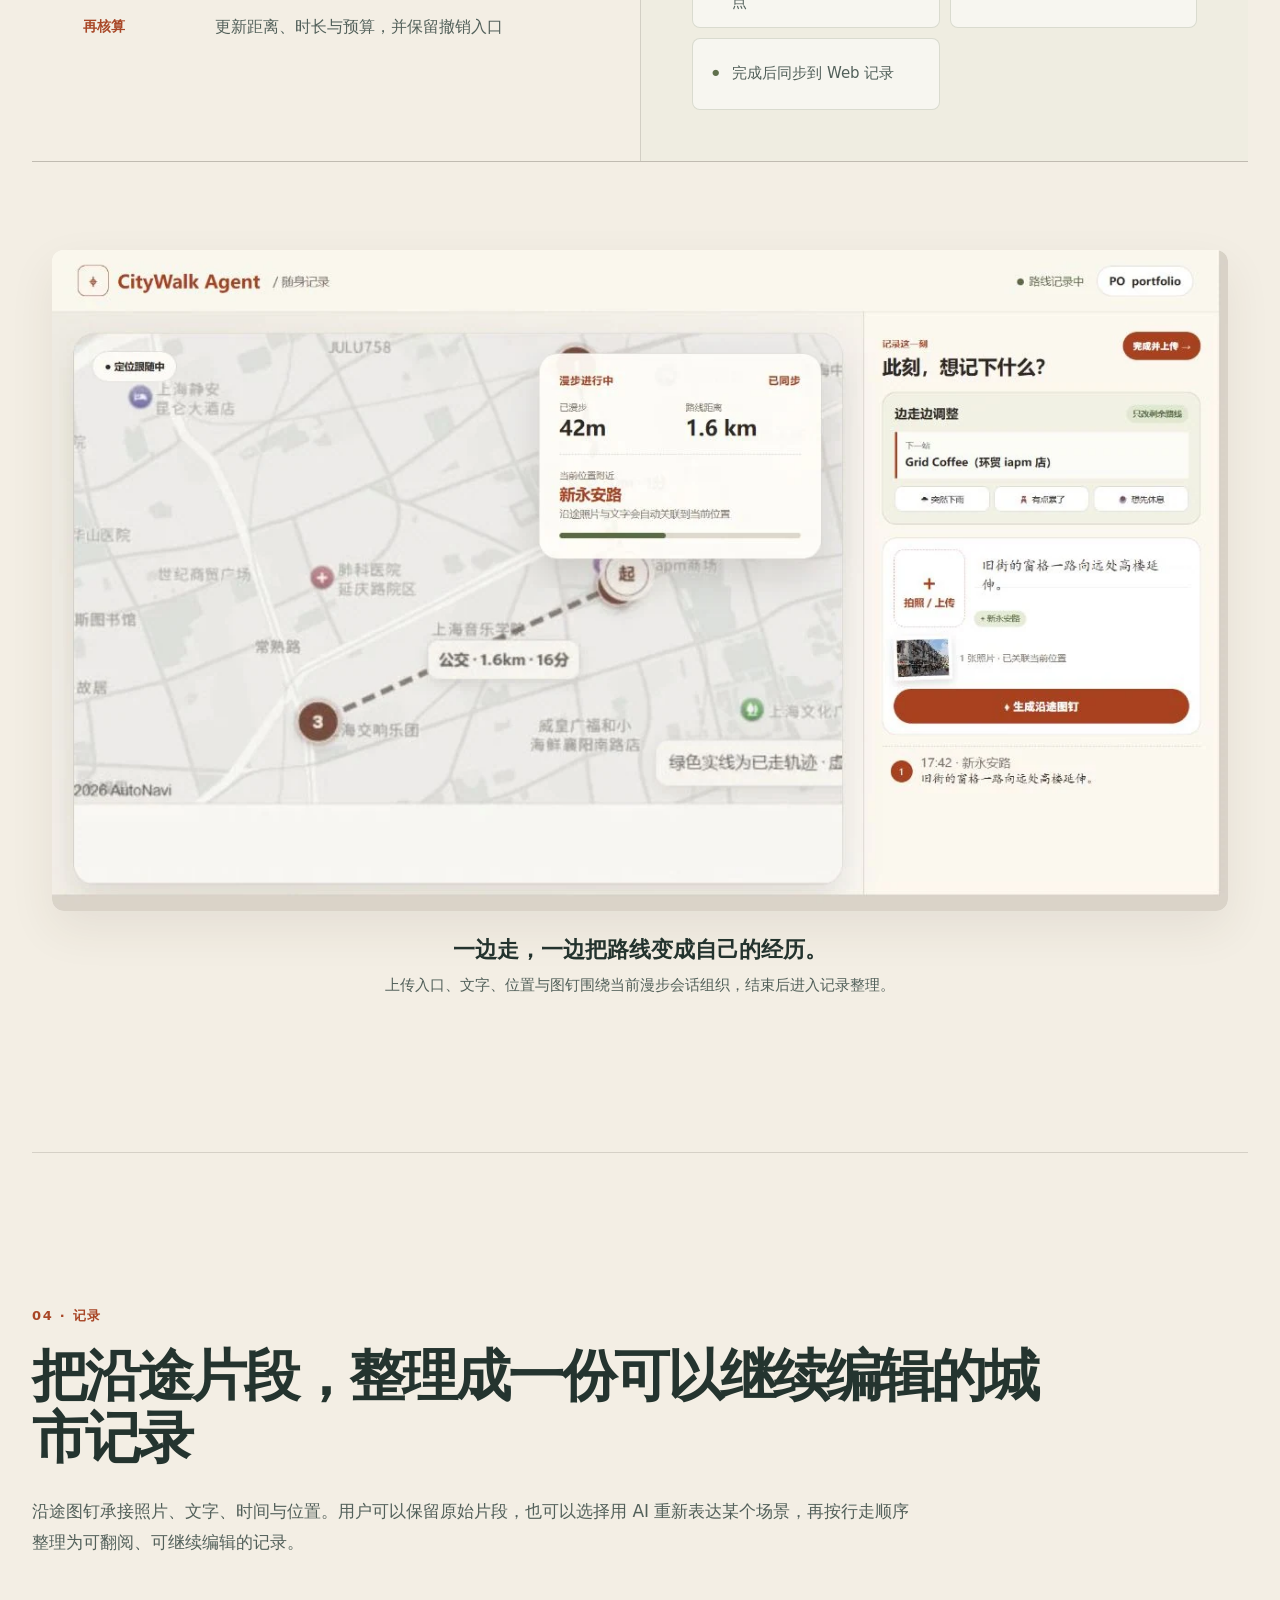
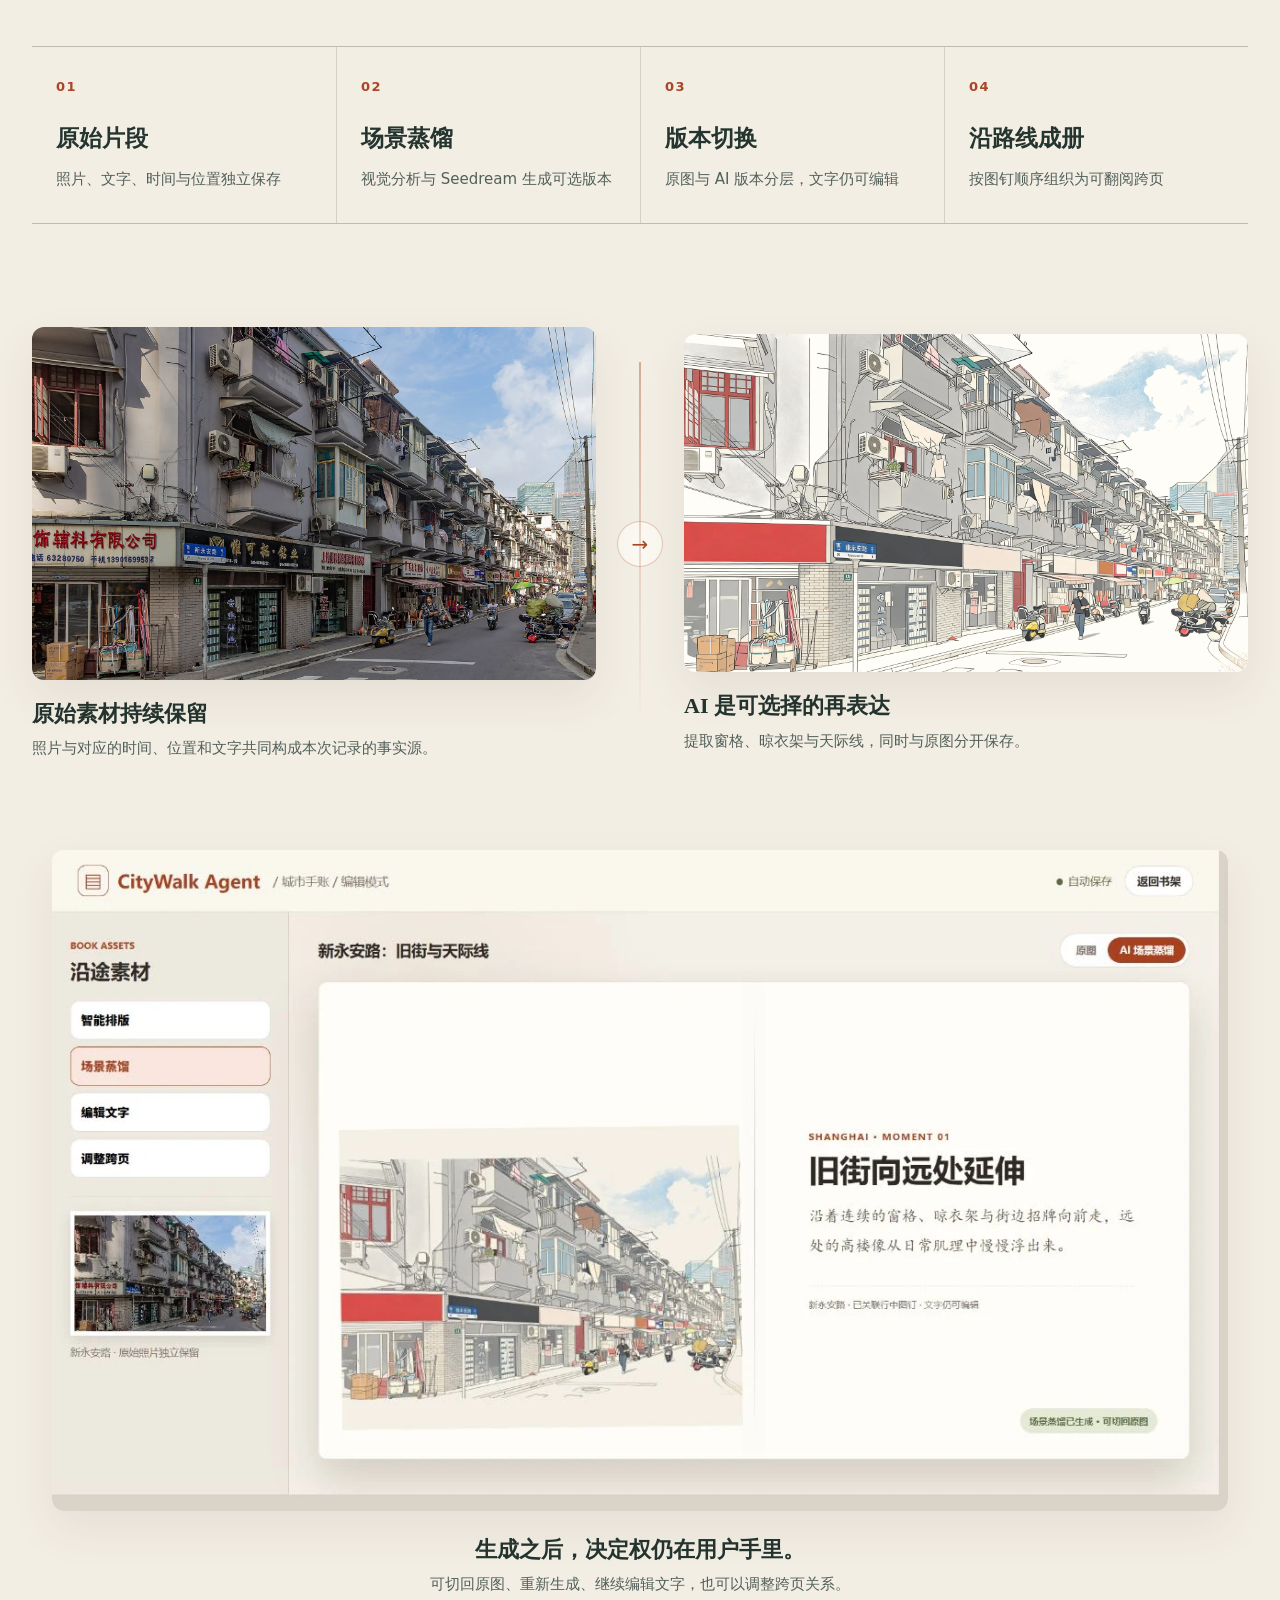
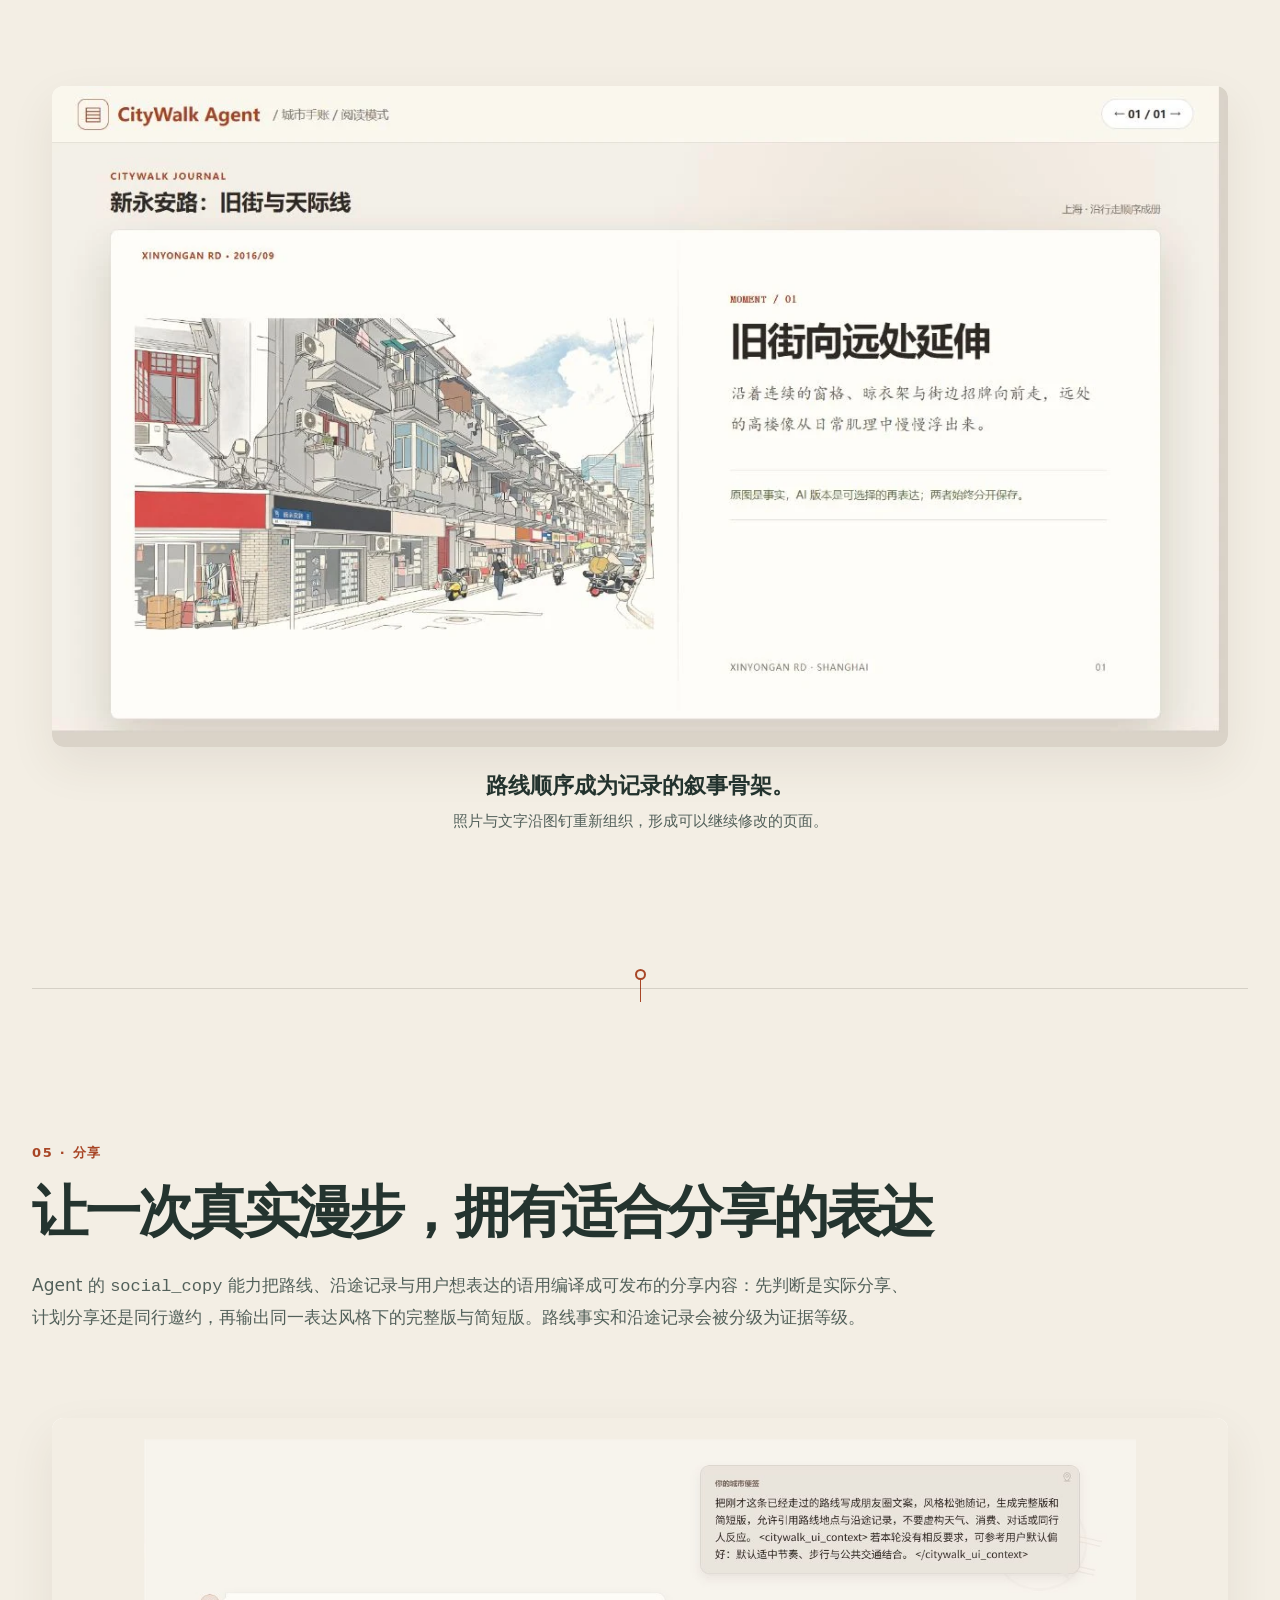
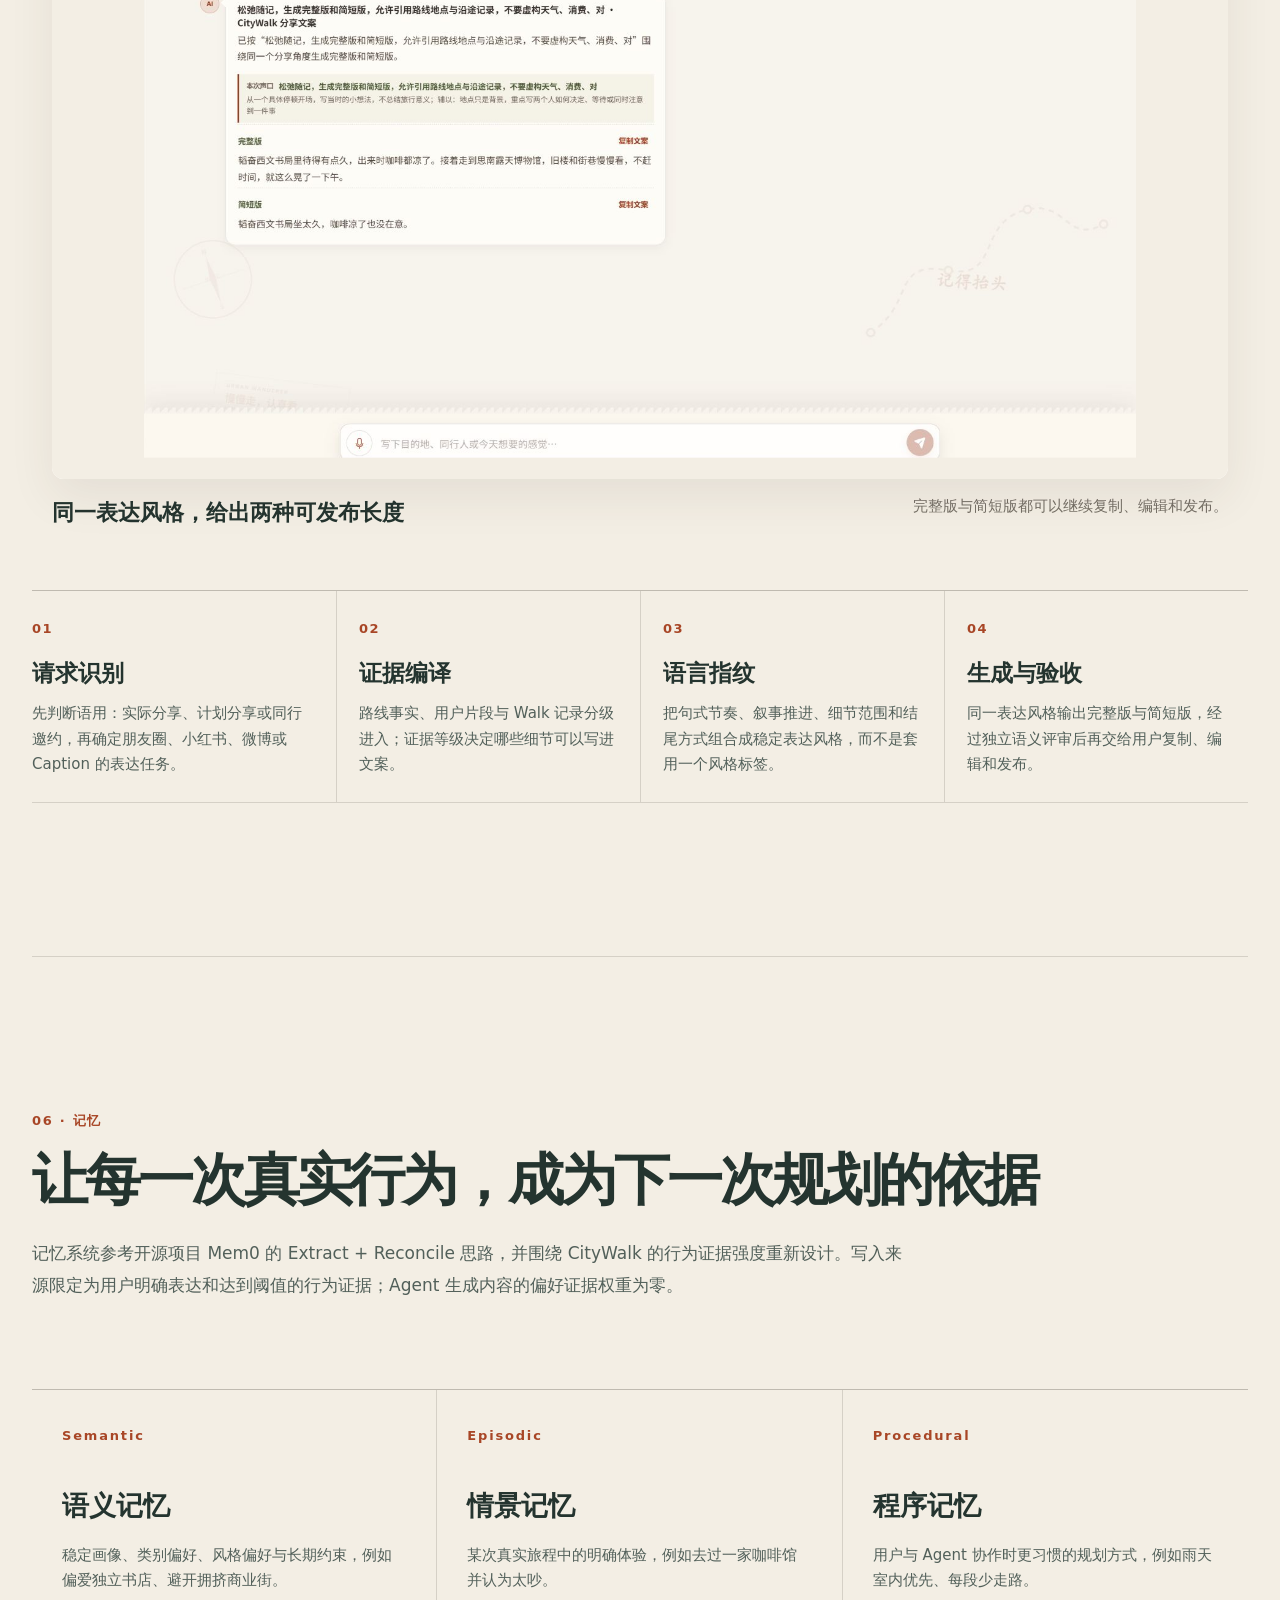
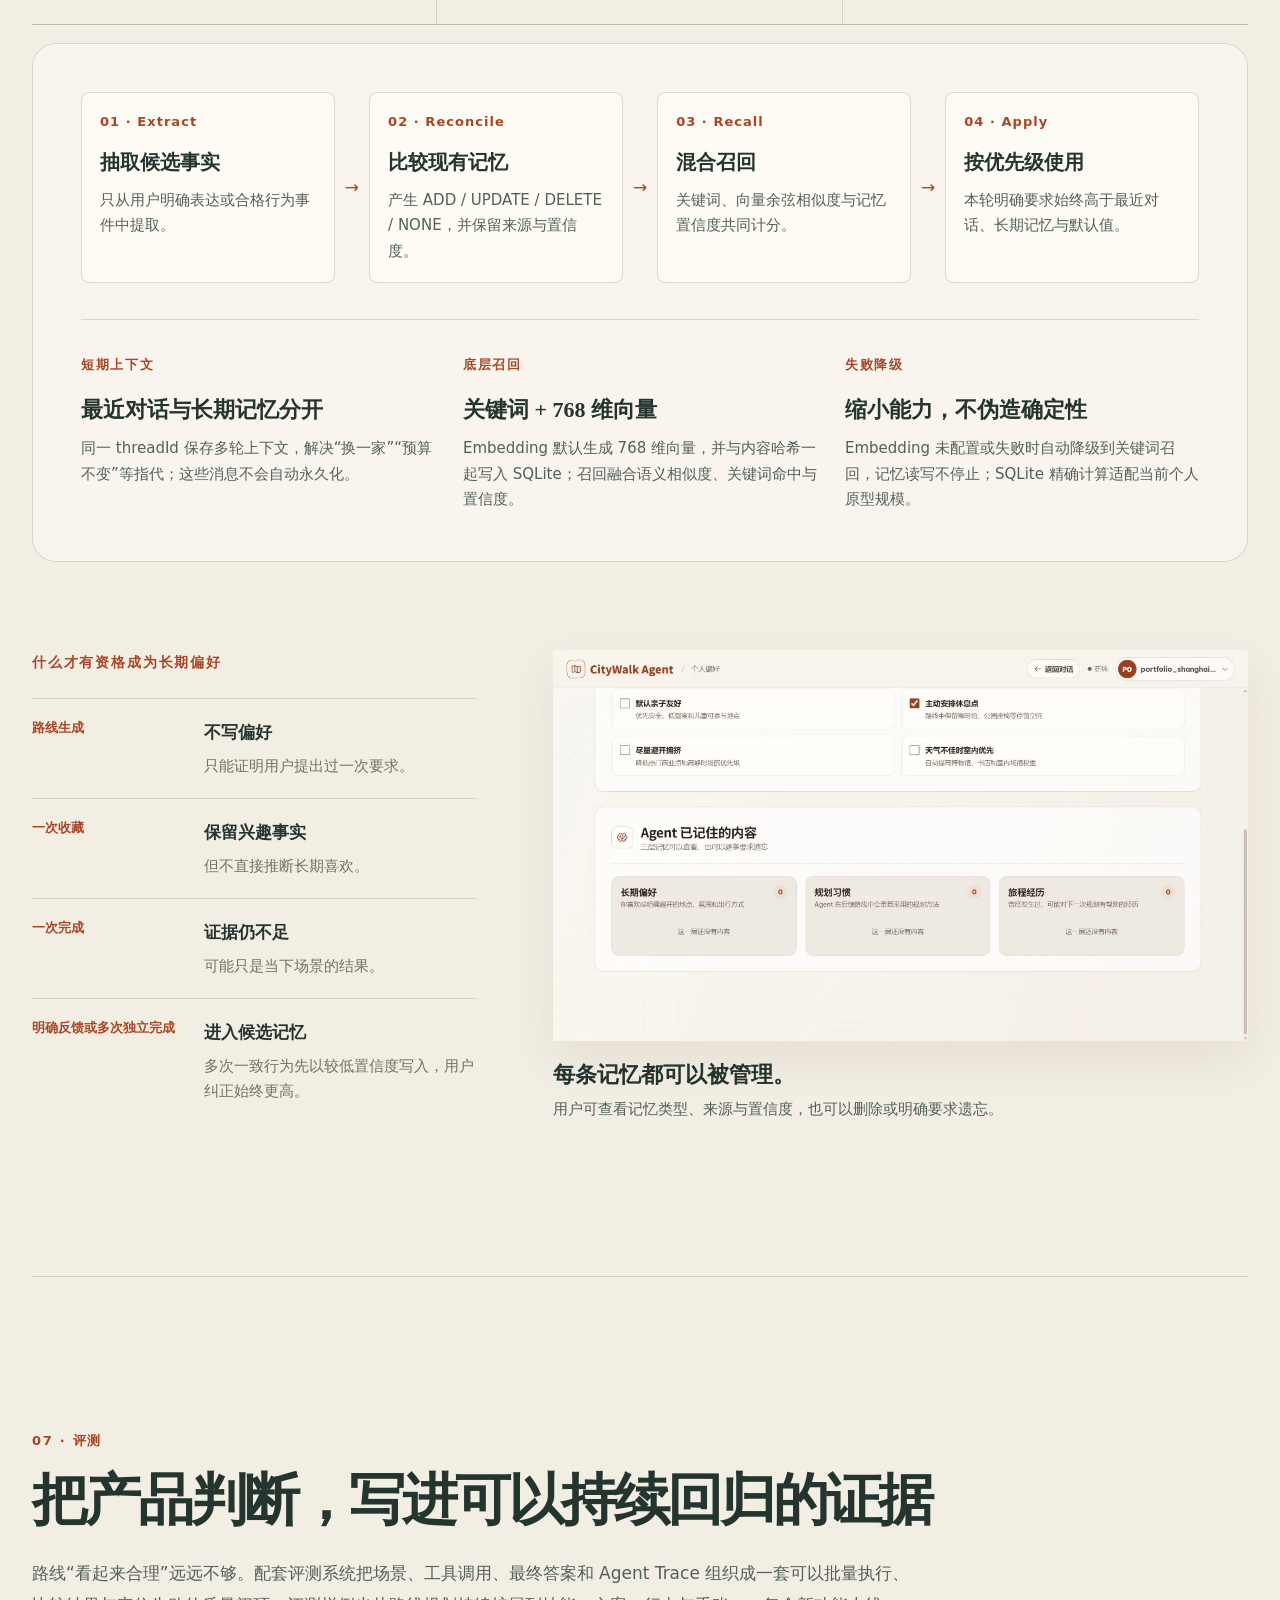
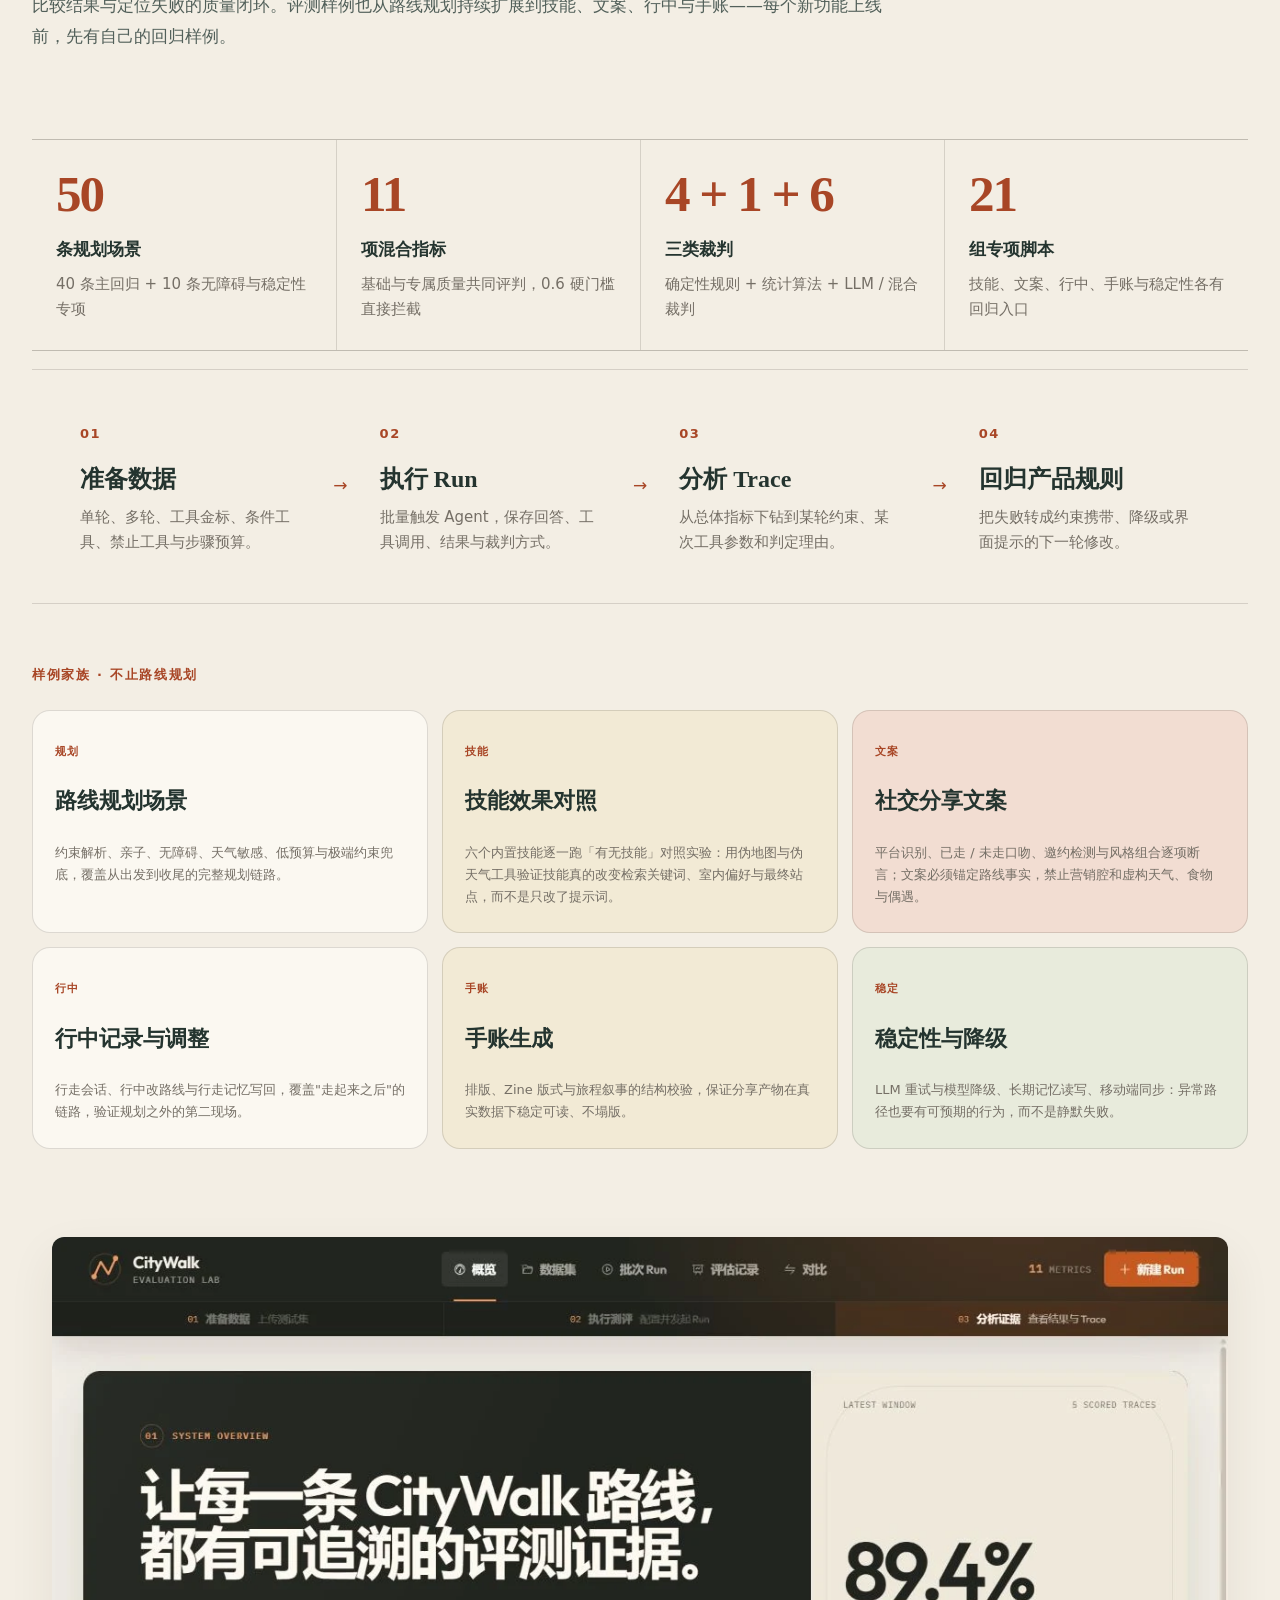
<file: citywalk.html>
<!doctype html>
<html lang="zh-CN">
<head>
  <meta charset="utf-8">
  <meta name="viewport" content="width=device-width, initial-scale=1">
  <meta name="description" content="刘子豪的 CityWalk Pulse 产品案例：一个贯穿规划、行中、记录与分享，并由长期记忆和评测系统支撑的城市探索 Agent。">
  <meta name="theme-color" content="#f3eee4">
  <title>CityWalk Pulse｜刘子豪产品作品集</title>
  <link rel="stylesheet" href="styles.css">
  <link rel="stylesheet" href="citywalk.css">
  <link rel="stylesheet" href="ripple-grid.css">
  <link rel="stylesheet" href="target-cursor.css">
  <link rel="stylesheet" href="gooey-nav.css">
  <script src="gsap.min.js" defer></script>
  <script src="target-cursor.js" defer></script>
  <script src="citywalk.js" defer></script>
  <script src="gooey-nav.js" defer></script>
  <script src="ripple-grid.js" defer></script>
</head>
<body class="case-page">
  <a class="skip-link" href="#case-main">跳到案例正文</a>

  <header class="case-header" data-case-header>
    <div class="case-header__inner">
      <a class="case-back" href="index.html#citywalk" aria-label="返回作品集中的 CityWalk 项目">← 返回全部项目</a>
      <a class="case-wordmark" href="#case-main">刘子豪 · 产品经理作品集</a>
      <span class="case-progress" data-case-progress aria-hidden="true"></span>
    </div>
  </header>

  <nav class="case-chapters" aria-label="CityWalk 章节" data-gooey-nav>
    <a href="#opportunity" data-chapter-link>机会</a>
    <a href="#planning" data-chapter-link>规划</a>
    <a href="#walking" data-chapter-link>行中</a>
    <a href="#record" data-chapter-link>记录</a>
    <a href="#sharing" data-chapter-link>分享</a>
    <a href="#memory" data-chapter-link>记忆</a>
    <a href="#evaluation" data-chapter-link>评测</a>
    <a href="#boundaries" data-chapter-link>边界</a>
  </nav>

  <main id="case-main">
    <section class="case-intro" data-ripple-grid aria-labelledby="case-title">
      <div class="case-shell">
        <p class="case-kicker">CityWalk Pulse · 产品案例</p>
        <h1 id="case-title" class="case-reveal case-reveal--hero">一个贯穿规划、行中、记录与分享的城市探索 Agent</h1>
        <p class="case-lede">CityWalk Pulse 让同一个 Agent 携带路线状态与真实事实，连接 Web 端规划、移动端执行、途中图文记录和结束后的内容表达；真实完成与反馈随后进入记忆，继续影响下一次规划。</p>

        <dl class="case-facts case-reveal" aria-label="项目概况">
          <div><dt>产品阶段</dt><dd>可运行的高保真全栈原型</dd></div>
          <div><dt>我的角色</dt><dd>个人主导产品探索与全栈原型</dd></div>
          <div><dt>产品形态</dt><dd>Web + 原生 Android + Agent 后端</dd></div>
        </dl>

        <div class="intro-thesis case-reveal" aria-label="项目核心闭环">
          <p>核心闭环</p>
          <ol>
            <li><span>01</span>表达感觉，生成路线</li>
            <li><span>02</span>执行路线，随时调整</li>
            <li><span>03</span>留下图文，整理记录</li>
            <li><span>04</span>选择表达风格，生成分享</li>
          </ol>
        </div>
      </div>
    </section>

    <section class="case-section case-opportunity" id="opportunity" data-case-section aria-labelledby="opportunity-title">
      <div class="case-shell case-shell--split">
        <header class="case-heading case-reveal">
          <p class="case-kicker">01 · 机会</p>
          <h2 id="opportunity-title">人们想要的不是更多景点，而是一段属于此刻的城市体验</h2>
          <p>CityWalk 以感受为目标、以真实空间为约束。用户说的是“轻松、有历史感、想慢慢逛”，产品要回答的却是：去哪、怎么串联、现在是否适合出发，以及计划改变后什么仍然成立。</p>
        </header>

        <div class="conflict-grid" aria-label="三组核心冲突">
          <article class="case-reveal">
            <span>01</span>
            <h3>模糊感受 × 精确行动</h3>
            <p>开放式审美不能被几个固定标签耗尽，但最终必须落到可导航的地点、距离与停留节奏。</p>
          </article>
          <article class="case-reveal">
            <span>02</span>
            <h3>理想路线 × 现场变化</h3>
            <p>下雨、疲惫或偏航会让静态计划失效；产品需要保留已经发生的旅程，只重算剩余部分。</p>
          </article>
          <article class="case-reveal">
            <span>03</span>
            <h3>一次建议 × 长期理解</h3>
            <p>生成、收藏与真实完成是不同强度的证据。记忆如果没有门槛，推荐会被自己的输出反向污染。</p>
          </article>
        </div>
      </div>
    </section>

    <section class="case-section case-planning" id="planning" data-case-section data-motion-section aria-labelledby="planning-title">
      <div class="case-shell">
        <header class="case-heading case-heading--wide case-reveal">
          <p class="case-kicker">02 · 规划</p>
          <h2 id="planning-title">把一句感觉，翻译成一条可以出发的路线</h2>
          <p>路线结果由一张可快速检查的决策界面组织：先看总览，再下钻每一站，最后交给地图核对空间事实。</p>
        </header>

        <blockquote class="case-prompt">
          <p>“周六下午在上海，两位朋友从陕西南路地铁站出发，想看历史建筑、逛书店，中途安排一家室内咖啡馆休息，节奏轻松，控制在三小时内。”</p>
          <footer>一段自然表达同时包含地点、同行者、兴趣、节奏、休息方式与时间上限</footer>
        </blockquote>

        <div class="planning-layer planning-layer--overview case-reveal motion-step" data-motion-step="overview">
          <div class="layer-copy">
            <p class="case-eyebrow">第一层 · 决策总览</p>
            <h3>先让用户判断：这条路线现在能不能走</h3>
            <p>同一屏呈现城市、起终点、同行关系、交通与停留耗时、预算、天气风险和站点顺序。真实运行结果为 3 小时、预计 ¥106；70% 降雨风险触发室内优先与备选交通提醒。</p>
            <dl class="decision-grid">
              <div><dt>城市与起终点</dt><dd>上海 · 陕西南路地铁站 → 上海交响音乐博物馆</dd></div>
              <div><dt>同行与节奏</dt><dd>两位朋友 · 轻松 · 中途需要休息</dd></div>
              <div><dt>交通 / 停留</dt><dd>移动 1 小时 4 分钟 · 三站停留</dd></div>
              <div><dt>总时长 / 预算</dt><dd>3 小时 · ¥106</dd></div>
              <div><dt>天气</dt><dd>70% 降雨风险 · 优先室内</dd></div>
              <div><dt>站点顺序</dt><dd>韬奋西文书局 → OFB 咖啡馆 → 音乐博物馆</dd></div>
            </dl>
          </div>
          <figure class="case-figure case-figure--stage">
            <button class="case-shot" type="button" data-case-gallery="planning" data-full="assets/citywalk/web-route-overview.webp" data-caption="从约束输入到可核对的路线决策总览" aria-label="放大查看路线决策总览">
              <img src="assets/citywalk/web-route-overview.webp" alt="CityWalk Pulse 完整路线决策总览，包含三小时、106 元、三站顺序、天气提醒与约束取舍" width="2045" height="924" loading="lazy">
            </button>
          </figure>
        </div>

        <div class="planning-layer planning-layer--details planning-layer--reverse case-reveal motion-step" data-motion-step="details">
          <div class="layer-copy">
            <p class="case-eyebrow">第二层 · 逐站方案</p>
            <h3>每一站都说明为什么去、怎么去、要付出什么</h3>
            <p>Agent 将每一站展开为同一信息结构，避免推荐理由和执行信息彼此割裂。用户可以继续核对交通方式、距离、时间、推荐理由、风格标签、地址、评分、停留、费用、预约和来源。</p>
            <ul class="detail-checklist">
              <li><strong>交通</strong><span>公交地铁 / 步行、分段距离与时间</span></li>
              <li><strong>选择</strong><span>推荐理由、体验标签与风格匹配</span></li>
              <li><strong>事实</strong><span>地址、评分、距起点距离与建议停留</span></li>
              <li><strong>成本</strong><span>费用说明、预约条件与公开来源</span></li>
            </ul>
          </div>
          <figure class="case-figure case-figure--stage">
            <button class="case-shot" type="button" data-case-gallery="planning" data-full="assets/citywalk/web-route-stop-detail-all.webp" data-caption="三站完整展开交通、推荐理由、现实成本与预约条件" aria-label="放大查看三站路线详情">
              <img src="assets/citywalk/web-route-stop-detail-all.webp" alt="CityWalk Pulse 完整三站路线详情，展示每段交通、推荐理由、标签、地址、评分、费用和预约" width="2055" height="1405" loading="lazy">
            </button>
            <figcaption>三站详情将交通、推荐理由、费用与预约条件放在同一张决策界面里。</figcaption>
          </figure>
        </div>

        <div class="planning-layer planning-layer--map case-reveal motion-step" data-motion-step="map">
          <div class="layer-copy">
            <p class="case-eyebrow">第三层 · 事实校验</p>
            <h3>Agent 负责理解与排序，地图负责核对事实</h3>
            <p>模型可以理解开放式感受、编译搜索提示与解释排序，但地点名、坐标、地址、距离和路径必须回到地图。网页发现只作为线索，只有再次匹配到地图 POI 的候选才进入路线。</p>
            <div class="responsibility-pair">
              <article><span>Agent</span><p>约束理解 · 候选排序 · 风格解释 · 冲突提示</p></article>
              <article><span>地图</span><p>地点存在 · 坐标地址 · 空间顺序 · 分段距离</p></article>
            </div>
          </div>
          <figure class="case-figure case-figure--stage">
            <button class="case-shot" type="button" data-case-gallery="planning" data-full="assets/citywalk/web-route-map-all.webp" data-caption="编号站点、空间顺序与分段路线最终回到地图核验" aria-label="放大查看完整路线地图">
              <img src="assets/citywalk/web-route-map-all.webp" alt="CityWalk Pulse 完整路线地图，展示上海陕西南路周边编号站点、路径和分段距离" width="2055" height="660" loading="lazy">
            </button>
            <figcaption>地图承接站点顺序、节点与分段距离，让路线回到空间事实。</figcaption>
          </figure>
        </div>
      </div>
    </section>

    <section class="case-section case-walking" id="walking" data-case-section aria-labelledby="walking-title">
      <div class="case-shell">
        <header class="case-heading case-heading--wide case-reveal">
          <p class="case-kicker">03 · 行中</p>
          <h2 id="walking-title">真正的路线，从出发后才开始变化</h2>
          <p>行中体验同时处理两件事：路线随现场变化，旅程片段也能被快速留下。动态改路保障继续执行，随身记录为下一章提供图文、时间与位置。</p>
        </header>

        <div class="walking-decisions">
          <article class="walk-decision case-reveal">
            <p class="case-eyebrow">动态改路</p>
            <h3>修改剩余旅程，不抹掉已经发生的旅程</h3>
            <ol class="patch-flow">
              <li><span>锁定</span><p>固定已完成站点、当前位置与既有轨迹</p></li>
              <li><span>局部 Patch</span><p>只替换剩余站点，继续继承同行者与硬约束</p></li>
              <li><span>再核算</span><p>更新距离、时长与预算，并保留撤销入口</p></li>
            </ol>
          </article>
          <article class="walk-decision walk-decision--record case-reveal">
            <p class="case-eyebrow">随身记录</p>
            <h3>在最少操作里，留下此刻和位置</h3>
            <ul>
              <li>拍照或上传多张图片</li>
              <li>输入一段当下文字</li>
              <li>自动关联当前位置或当前站点</li>
              <li>保存为沿途图钉</li>
              <li>完成后同步到 Web 记录</li>
            </ul>
          </article>
        </div>

        <figure class="case-figure case-figure--cinema case-reveal">
          <button class="case-shot" type="button" data-case-gallery="walking" data-full="assets/citywalk/web-walk-recorder.webp" data-caption="行中调整与随身记录共用同一份路线状态" aria-label="放大查看随身记录界面">
            <img src="assets/citywalk/web-walk-recorder.webp" alt="CityWalk Pulse 随身记录界面，包含路线状态、拍照上传、文字、位置标签与沿途图钉" width="1280" height="720" loading="lazy">
          </button>
          <figcaption><strong>一边走，一边把路线变成自己的经历。</strong><span>上传入口、文字、位置与图钉围绕当前漫步会话组织，结束后进入记录整理。</span></figcaption>
        </figure>
      </div>
    </section>

    <section class="case-section case-journal" id="record" data-case-section data-motion-section aria-labelledby="record-title">
      <div class="case-shell">
        <header class="case-heading case-heading--display case-reveal">
          <p class="case-kicker">04 · 记录</p>
          <h2 id="record-title">把沿途片段，整理成一份可以继续编辑的城市记录</h2>
          <p>沿途图钉承接照片、文字、时间与位置。用户可以保留原始片段，也可以选择用 AI 重新表达某个场景，再按行走顺序整理为可翻阅、可继续编辑的记录。</p>
        </header>

        <div class="journal-arc" aria-label="城市记录整理链路">
          <div><span>01</span><strong>原始片段</strong><p>照片、文字、时间与位置独立保存</p></div>
          <div><span>02</span><strong>场景蒸馏</strong><p>视觉分析与 Seedream 生成可选版本</p></div>
          <div><span>03</span><strong>版本切换</strong><p>原图与 AI 版本分层，文字仍可编辑</p></div>
          <div><span>04</span><strong>沿路线成册</strong><p>按图钉顺序组织为可翻阅跨页</p></div>
        </div>

        <div class="journal-transform case-reveal motion-step" data-motion-step="source-to-distilled">
          <figure class="case-figure">
            <button class="case-shot" type="button" data-case-gallery="journal-source" data-full="assets/citywalk/journal-input.webp" data-caption="原始照片与时间、位置、文字共同构成记录素材" aria-label="放大查看原始街景照片">
              <img src="assets/citywalk/journal-input.webp" alt="上海新永安路街景照片，旧式住宅延伸向远处高楼" width="1800" height="1126" loading="lazy">
            </button>
            <figcaption><strong>原始素材持续保留</strong><span>照片与对应的时间、位置和文字共同构成本次记录的事实源。</span></figcaption>
          </figure>
          <span class="journal-transform__arrow" aria-hidden="true">→</span>
          <figure class="case-figure">
            <button class="case-shot" type="button" data-case-gallery="journal-source" data-full="assets/citywalk/journal-distilled.webp" data-caption="场景蒸馏提取旧街与天际线的视觉锚点" aria-label="放大查看场景蒸馏版本">
              <img src="assets/citywalk/journal-distilled.webp" alt="由 CityWalk Pulse 生成的上海旧街场景蒸馏插画" width="1800" height="1080" loading="lazy">
            </button>
            <figcaption><strong>AI 是可选择的再表达</strong><span>提取窗格、晾衣架与天际线，同时与原图分开保存。</span></figcaption>
          </figure>
        </div>

        <figure class="case-figure case-figure--cinema case-reveal">
          <button class="case-shot" type="button" data-case-gallery="journal-product" data-full="assets/citywalk/web-journal-editor.webp" data-caption="编辑器支持原图与场景蒸馏版本切换，文字与跨页可继续调整" aria-label="放大查看记录编辑界面">
            <img src="assets/citywalk/web-journal-editor.webp" alt="CityWalk Pulse 城市记录编辑界面，包含沿途素材、场景蒸馏和原图版本切换" width="1280" height="720" loading="lazy">
          </button>
          <figcaption><strong>生成之后，决定权仍在用户手里。</strong><span>可切回原图、重新生成、继续编辑文字，也可以调整跨页关系。</span></figcaption>
        </figure>

        <figure class="case-figure case-figure--cinema case-figure--spread case-reveal motion-step" data-motion-step="spread">
          <button class="case-shot" type="button" data-case-gallery="journal-product" data-full="assets/citywalk/web-journal-spread.webp" data-caption="沿行走顺序，把图钉片段组织成最终记录跨页" aria-label="放大查看记录跨页">
            <img src="assets/citywalk/web-journal-spread.webp" alt="CityWalk Pulse 城市记录跨页，左页为场景蒸馏图，右页为沿途文字" width="1280" height="720" loading="lazy">
          </button>
          <figcaption><strong>路线顺序成为记录的叙事骨架。</strong><span>照片与文字沿图钉重新组织，形成可以继续修改的页面。</span></figcaption>
        </figure>

      </div>
    </section>

    <section class="case-section case-sharing" id="sharing" data-case-section data-motion-section aria-labelledby="sharing-title">
      <div class="case-shell">
        <header class="case-heading case-heading--wide case-reveal">
          <p class="case-kicker">05 · 分享</p>
          <h2 id="sharing-title">让一次真实漫步，拥有适合分享的表达</h2>
          <p>Agent 的 <code>social_copy</code> 能力把路线、沿途记录与用户想表达的语用编译成可发布的分享内容：先判断是实际分享、计划分享还是同行邀约，再输出同一表达风格下的完整版与简短版。路线事实和沿途记录会被分级为证据等级。</p>
        </header>

        <figure class="case-figure share-product-shot case-reveal motion-step" data-motion-step="share-shot">
          <button class="case-shot" type="button" data-case-gallery="social-copy" data-full="assets/citywalk/web-social-copy.webp" data-caption="分享文案结果：同一表达风格下的完整版与简短版" aria-label="放大查看分享文案结果">
            <img src="assets/citywalk/web-social-copy.webp" alt="CityWalk Pulse 分享文案结果，展示本次表达风格、完整版、简短版与复制文案操作" width="1920" height="1080" loading="lazy">
          </button>
          <figcaption><strong>同一表达风格，给出两种可发布长度</strong><span>完整版与简短版都可以继续复制、编辑和发布。</span></figcaption>
        </figure>

        <div class="share-flow case-reveal motion-step" data-motion-step="share-flow" aria-label="分享文案生成机制">
          <article class="share-flow__step"><span>01</span><h3>请求识别</h3><p>先判断语用：实际分享、计划分享或同行邀约，再确定朋友圈、小红书、微博或 Caption 的表达任务。</p></article>
          <article class="share-flow__step"><span>02</span><h3>证据编译</h3><p>路线事实、用户片段与 Walk 记录分级进入；证据等级决定哪些细节可以写进文案。</p></article>
          <article class="share-flow__step"><span>03</span><h3>语言指纹</h3><p>把句式节奏、叙事推进、细节范围和结尾方式组合成稳定表达风格，而不是套用一个风格标签。</p></article>
          <article class="share-flow__step"><span>04</span><h3>生成与验收</h3><p>同一表达风格输出完整版与简短版，经过独立语义评审后再交给用户复制、编辑和发布。</p></article>
        </div>

      </div>
    </section>

    <section class="case-section case-memory" id="memory" data-case-section data-motion-section aria-labelledby="memory-title">
      <div class="case-shell">
        <header class="case-heading case-heading--wide case-reveal">
          <p class="case-kicker">06 · 记忆</p>
          <h2 id="memory-title">让每一次真实行为，成为下一次规划的依据</h2>
          <p>记忆系统参考开源项目 Mem0 的 Extract + Reconcile 思路，并围绕 CityWalk 的行为证据强度重新设计。写入来源限定为用户明确表达和达到阈值的行为证据；Agent 生成内容的偏好证据权重为零。</p>
        </header>

        <div class="memory-types motion-step" data-motion-step="memory-types" aria-label="三层长期记忆">
          <article class="case-reveal"><span>Semantic</span><h3>语义记忆</h3><p>稳定画像、类别偏好、风格偏好与长期约束，例如偏爱独立书店、避开拥挤商业街。</p></article>
          <article class="case-reveal"><span>Episodic</span><h3>情景记忆</h3><p>某次真实旅程中的明确体验，例如去过一家咖啡馆并认为太吵。</p></article>
          <article class="case-reveal"><span>Procedural</span><h3>程序记忆</h3><p>用户与 Agent 协作时更习惯的规划方式，例如雨天室内优先、每段少走路。</p></article>
        </div>

        <div class="memory-system case-reveal motion-step" data-motion-step="memory-system">
          <div class="memory-pipeline" aria-label="记忆写入与召回流程">
            <article><span>01 · Extract</span><strong>抽取候选事实</strong><p>只从用户明确表达或合格行为事件中提取。</p></article>
            <i aria-hidden="true">→</i>
            <article><span>02 · Reconcile</span><strong>比较现有记忆</strong><p>产生 ADD / UPDATE / DELETE / NONE，并保留来源与置信度。</p></article>
            <i aria-hidden="true">→</i>
            <article><span>03 · Recall</span><strong>混合召回</strong><p>关键词、向量余弦相似度与记忆置信度共同计分。</p></article>
            <i aria-hidden="true">→</i>
            <article><span>04 · Apply</span><strong>按优先级使用</strong><p>本轮明确要求始终高于最近对话、长期记忆与默认值。</p></article>
          </div>

          <div class="memory-implementation">
            <div>
              <p class="case-eyebrow">短期上下文</p>
              <h3>最近对话与长期记忆分开</h3>
              <p>同一 threadId 保存多轮上下文，解决“换一家”“预算不变”等指代；这些消息不会自动永久化。</p>
            </div>
            <div>
              <p class="case-eyebrow">底层召回</p>
              <h3>关键词 + 768 维向量</h3>
              <p>Embedding 默认生成 768 维向量，并与内容哈希一起写入 SQLite；召回融合语义相似度、关键词命中与置信度。</p>
            </div>
            <div>
              <p class="case-eyebrow">失败降级</p>
              <h3>缩小能力，不伪造确定性</h3>
              <p>Embedding 未配置或失败时自动降级到关键词召回，记忆读写不停止；SQLite 精确计算适配当前个人原型规模。</p>
            </div>
          </div>
        </div>

        <div class="memory-proof">
          <div class="evidence-ladder case-reveal motion-step" data-motion-step="memory-ladder">
            <p class="case-eyebrow">什么才有资格成为长期偏好</p>
            <ol>
              <li><span>路线生成</span><strong>不写偏好</strong><p>只能证明用户提出过一次要求。</p></li>
              <li><span>一次收藏</span><strong>保留兴趣事实</strong><p>但不直接推断长期喜欢。</p></li>
              <li><span>一次完成</span><strong>证据仍不足</strong><p>可能只是当下场景的结果。</p></li>
              <li><span>明确反馈或多次独立完成</span><strong>进入候选记忆</strong><p>多次一致行为先以较低置信度写入，用户纠正始终更高。</p></li>
            </ol>
          </div>

          <figure class="case-figure case-reveal motion-step" data-motion-step="memory-proof">
            <button class="case-shot" type="button" data-case-gallery="memory" data-full="assets/citywalk/web-memory.webp" data-caption="长期偏好、规划习惯与旅程经历都允许用户查看和管理" aria-label="放大查看记忆页面">
              <img src="assets/citywalk/web-memory.webp" alt="CityWalk Pulse 记忆页面，按长期偏好、规划习惯和旅程经历分层展示" width="1280" height="720" loading="lazy">
            </button>
            <figcaption><strong>每条记忆都可以被管理。</strong><span>用户可查看记忆类型、来源与置信度，也可以删除或明确要求遗忘。</span></figcaption>
          </figure>
        </div>
      </div>
    </section>

    <section class="case-section case-evaluation" id="evaluation" data-case-section data-motion-section aria-labelledby="evaluation-title">
      <div class="case-shell">
        <header class="case-heading case-heading--wide case-reveal">
          <p class="case-kicker">07 · 评测</p>
          <h2 id="evaluation-title">把产品判断，写进可以持续回归的证据</h2>
          <p>路线“看起来合理”远远不够。配套评测系统把场景、工具调用、最终答案和 Agent Trace 组织成一套可以批量执行、比较结果与定位失败的质量闭环。评测样例也从路线规划持续扩展到技能、文案、行中与手账——每个新功能上线前，先有自己的回归样例。</p>
        </header>

        <div class="eval-overview case-reveal motion-step" data-motion-step="eval-overview">
          <div class="eval-stat"><strong>50</strong><span>条规划场景</span><p>40 条主回归 + 10 条无障碍与稳定性专项</p></div>
          <div class="eval-stat"><strong>11</strong><span>项混合指标</span><p>基础与专属质量共同评判，0.6 硬门槛直接拦截</p></div>
          <div class="eval-stat"><strong>4 + 1 + 6</strong><span>三类裁判</span><p>确定性规则 + 统计算法 + LLM / 混合裁判</p></div>
          <div class="eval-stat"><strong>21</strong><span>组专项脚本</span><p>技能、文案、行中、手账与稳定性各有回归入口</p></div>
        </div>

        <div class="eval-workflow motion-step" data-motion-step="eval-workflow" aria-label="评测工作流">
          <article><span>01</span><h3>准备数据</h3><p>单轮、多轮、工具金标、条件工具、禁止工具与步骤预算。</p></article>
          <i aria-hidden="true">→</i>
          <article><span>02</span><h3>执行 Run</h3><p>批量触发 Agent，保存回答、工具调用、结果与裁判方式。</p></article>
          <i aria-hidden="true">→</i>
          <article><span>03</span><h3>分析 Trace</h3><p>从总体指标下钻到某轮约束、某次工具参数和判定理由。</p></article>
          <i aria-hidden="true">→</i>
          <article><span>04</span><h3>回归产品规则</h3><p>把失败转成约束携带、降级或界面提示的下一轮修改。</p></article>
        </div>

        <div class="eval-coverage motion-step" data-motion-step="eval-coverage">
          <p class="case-eyebrow case-reveal">样例家族 · 不止路线规划</p>
          <div class="eval-coverage-grid">
            <article class="case-reveal"><span>规划</span><h3>路线规划场景</h3><p>约束解析、亲子、无障碍、天气敏感、低预算与极端约束兜底，覆盖从出发到收尾的完整规划链路。</p></article>
            <article class="case-reveal"><span>技能</span><h3>技能效果对照</h3><p>六个内置技能逐一跑「有无技能」对照实验：用伪地图与伪天气工具验证技能真的改变检索关键词、室内偏好与最终站点，而不是只改了提示词。</p></article>
            <article class="case-reveal"><span>文案</span><h3>社交分享文案</h3><p>平台识别、已走 / 未走口吻、邀约检测与风格组合逐项断言；文案必须锚定路线事实，禁止营销腔和虚构天气、食物与偶遇。</p></article>
            <article class="case-reveal"><span>行中</span><h3>行中记录与调整</h3><p>行走会话、行中改路线与行走记忆写回，覆盖"走起来之后"的链路，验证规划之外的第二现场。</p></article>
            <article class="case-reveal"><span>手账</span><h3>手账生成</h3><p>排版、Zine 版式与旅程叙事的结构校验，保证分享产物在真实数据下稳定可读、不塌版。</p></article>
            <article class="case-reveal"><span>稳定</span><h3>稳定性与降级</h3><p>LLM 重试与模型降级、长期记忆读写、移动端同步：异常路径也要有可预期的行为，而不是静默失败。</p></article>
          </div>
        </div>

        <figure class="case-figure case-figure--cinema case-reveal motion-step" data-motion-step="eval-overview-shot">
          <button class="case-shot" type="button" data-case-gallery="evaluation" data-full="assets/citywalk/evaluation-overview.webp" data-caption="评测总览把数据集、Run 与 Trace 组织为三阶段工作流" aria-label="放大查看评测系统概览">
            <img src="assets/citywalk/evaluation-overview.webp" alt="CityWalk Agent 评测系统概览页，展示工作流、近期得分和统计信息" width="1280" height="720" loading="lazy">
          </button>
          <figcaption>总览提供近期质量概况，Run 与 Trace 继续展开到每条用例、工具调用和裁判依据。</figcaption>
        </figure>

        <div class="eval-run-grid motion-step" data-motion-step="eval-run">
          <figure class="case-figure case-reveal">
            <button class="case-shot" type="button" data-case-gallery="evaluation" data-full="assets/citywalk/evaluation-run.webp" data-caption="一次 Run 汇总十条用例、十一项指标与逐条得分" aria-label="放大查看评测 Run">
              <img src="assets/citywalk/evaluation-run.webp" alt="CityWalk Agent 评测 Run 结果，展示十条用例、雷达图、分布和逐条得分" width="1280" height="720" loading="lazy">
            </button>
            <figcaption><strong>批量结果</strong><span>发现整体偏差，也保留逐条用例的入口。</span></figcaption>
          </figure>
        </div>

        <figure class="case-figure case-figure--cinema case-reveal motion-step" data-motion-step="eval-trace">
          <button class="case-shot" type="button" data-case-gallery="evaluation" data-full="assets/citywalk/evaluation-trace.webp" data-caption="多轮无障碍 Trace 下钻到输入、工具、输出与每项裁判依据" aria-label="放大查看多轮评测 Trace">
            <img src="assets/citywalk/evaluation-trace.webp" alt="多轮无障碍评测 Trace，展示轮椅、电梯和无障碍卫生间约束及结构化参考" width="1280" height="720" loading="lazy">
          </button>
          <figcaption><strong>N/A 记录证据缺口。</strong><span>缺少可靠证据时标记为 N/A；裁判超时后依据规则证据决定是否降级。</span></figcaption>
        </figure>
      </div>
    </section>

    <section class="case-section case-boundaries" id="boundaries" data-case-section aria-labelledby="boundaries-title">
      <div class="case-shell">
        <header class="case-heading case-heading--wide case-reveal">
          <p class="case-kicker">08 · 边界</p>
          <h2 id="boundaries-title">项目边界与产品收获</h2>
          <p>当前阶段是能力闭环已经落到代码的个人项目，下一步围绕真实用户、移动端环境和生成质量展开验证。</p>
        </header>

        <div class="boundary-grid">
          <article class="case-reveal">
            <span>已实现</span>
            <h3>可运行的高保真全栈原型</h3>
            <ul>
              <li>多意图 Agent、约束账本与结构化路线</li>
              <li>地图 / 天气 / 公开内容发现与二次核验</li>
              <li>动态改路、跨端同步、途中记录、成册与分享文案</li>
              <li>三层记忆、混合召回与配套评测接口</li>
            </ul>
          </article>
          <article class="case-reveal">
            <span>仍需验证</span>
            <h3>仍需真实用户验证</h3>
            <ul>
              <li>专属评分是否比地图默认排序更符合感受</li>
              <li>密集街区的到达判断与行中操作是否足够快</li>
              <li>场景蒸馏的稳定美感、成本与使用意愿</li>
              <li>记忆阈值会不会学得太慢或产生错误推断</li>
            </ul>
          </article>
          <article class="case-reveal">
            <span>数据与能力边界</span>
            <h3>当前原型的验证口径</h3>
            <ul>
              <li>尚未产生线上 DAU、留存或商业转化数据</li>
              <li>Android 仍需正式环境的发布构建与真机兼容验收</li>
              <li>不承诺场馆的实时库存或预约余量</li>
              <li>评测结论只对应明确样本、指标与版本</li>
            </ul>
          </article>
        </div>

        <blockquote class="closing-learning case-reveal">
          <p>我对 Agent 的理解，从“让模型输出更像答案”，转向了“设计状态、工具、证据、反馈与失败边界，让系统在多轮和真实世界变化中仍然可靠”。</p>
          <footer>刘子豪 · 产品经理方向</footer>
        </blockquote>
      </div>
    </section>
  </main>

  <footer class="case-footer">
    <div class="case-shell">
      <p>CityWalk Pulse · 刘子豪产品作品集</p>
      <div>
        <a href="index.html#citywalk">返回项目总览</a>
        <a href="possibilities.html">下一个案例：See All Possibilities →</a>
        <a href="https://github.com/pptt1808/citywalk-backend" target="_blank" rel="noopener">github.com/pptt1808/citywalk-backend ↗</a>
        <a href="mailto:3407749043@qq.com">3407749043@qq.com</a>
      </div>
    </div>
  </footer>

  <div class="case-dialog" id="case-image-dialog" role="dialog" aria-modal="true" aria-label="界面图片查看器" aria-hidden="true" hidden inert>
    <button class="case-dialog__backdrop" type="button" data-case-dialog-close aria-label="关闭图片查看器"></button>
    <div class="case-dialog__panel" role="document">
      <div class="case-dialog__toolbar">
        <button type="button" data-case-dialog-prev aria-label="查看上一张图片">←</button>
        <span>可使用键盘方向键切换</span>
        <button type="button" data-case-dialog-next aria-label="查看下一张图片">→</button>
        <button type="button" data-case-dialog-close aria-label="关闭图片查看器">关闭</button>
      </div>
      <figure>
        <img src="" alt="">
        <figcaption></figcaption>
      </figure>
    </div>
  </div>
</body>
</html>
</file>
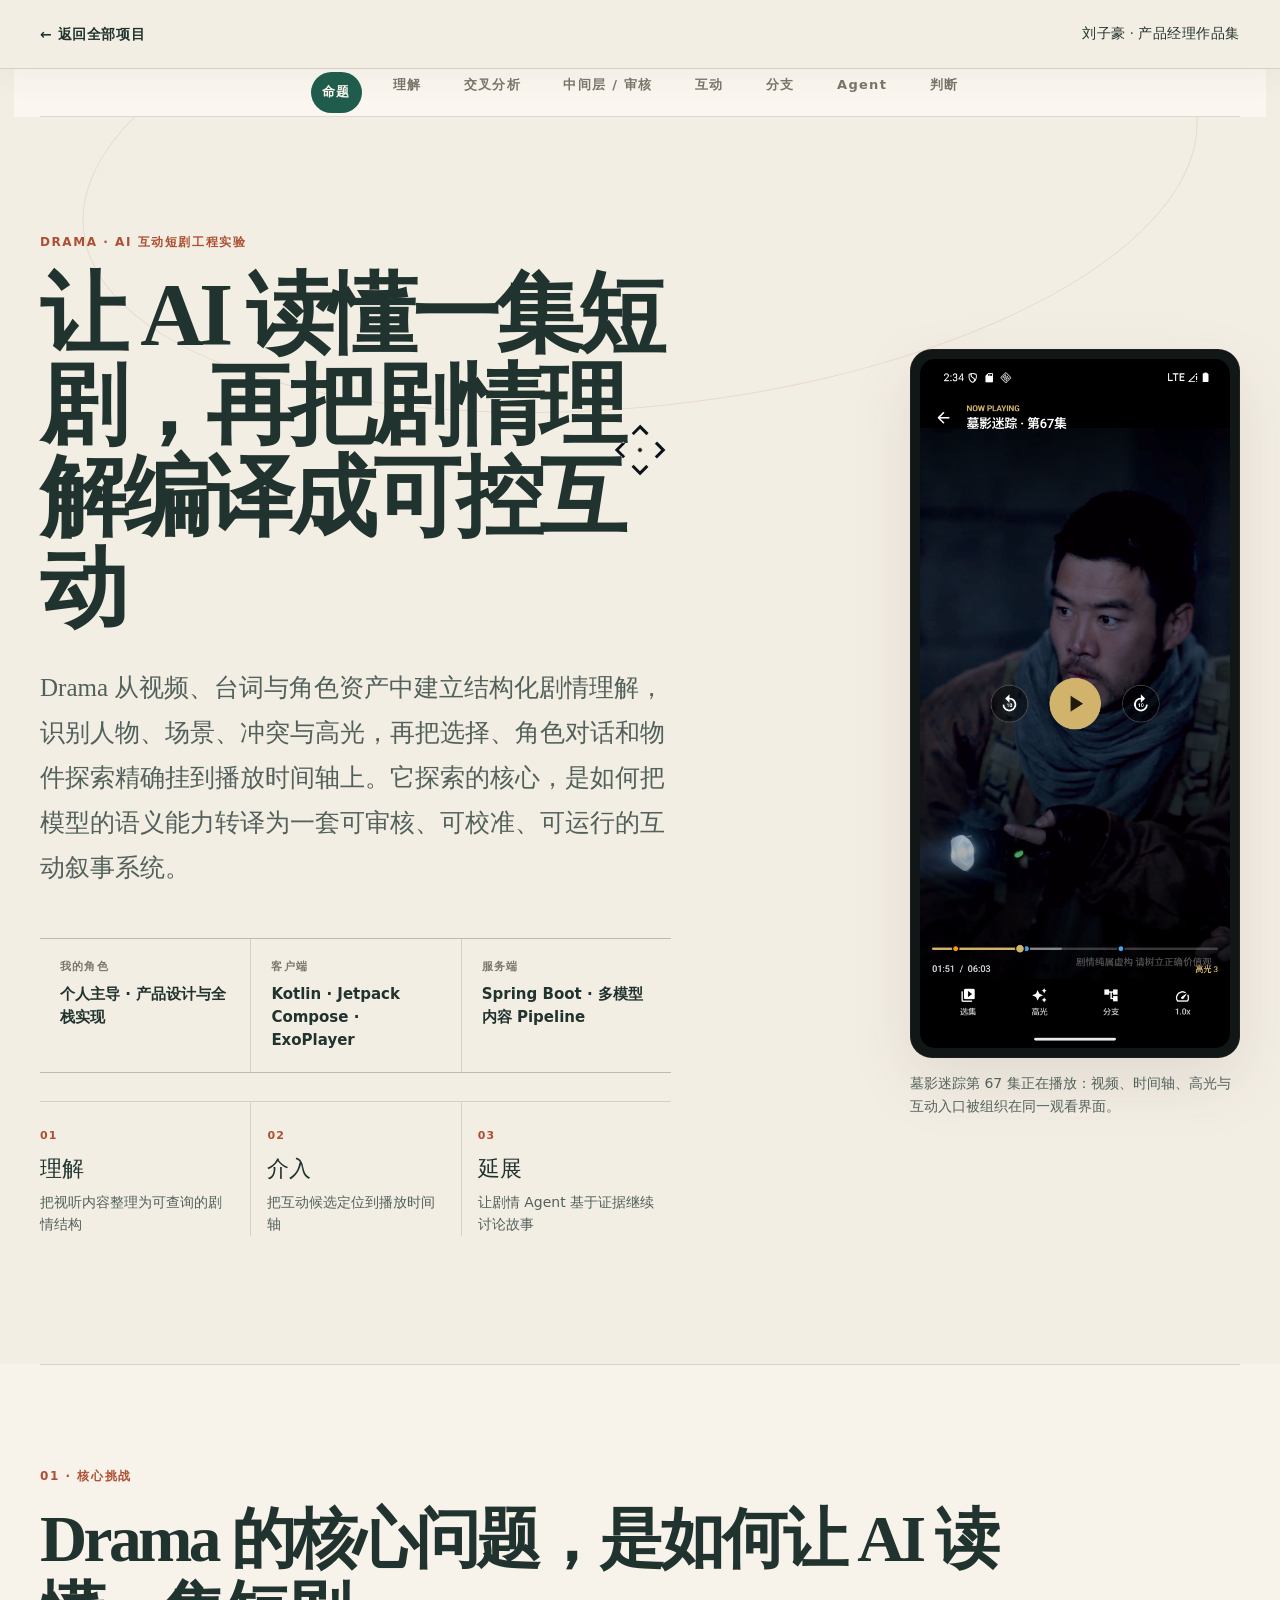
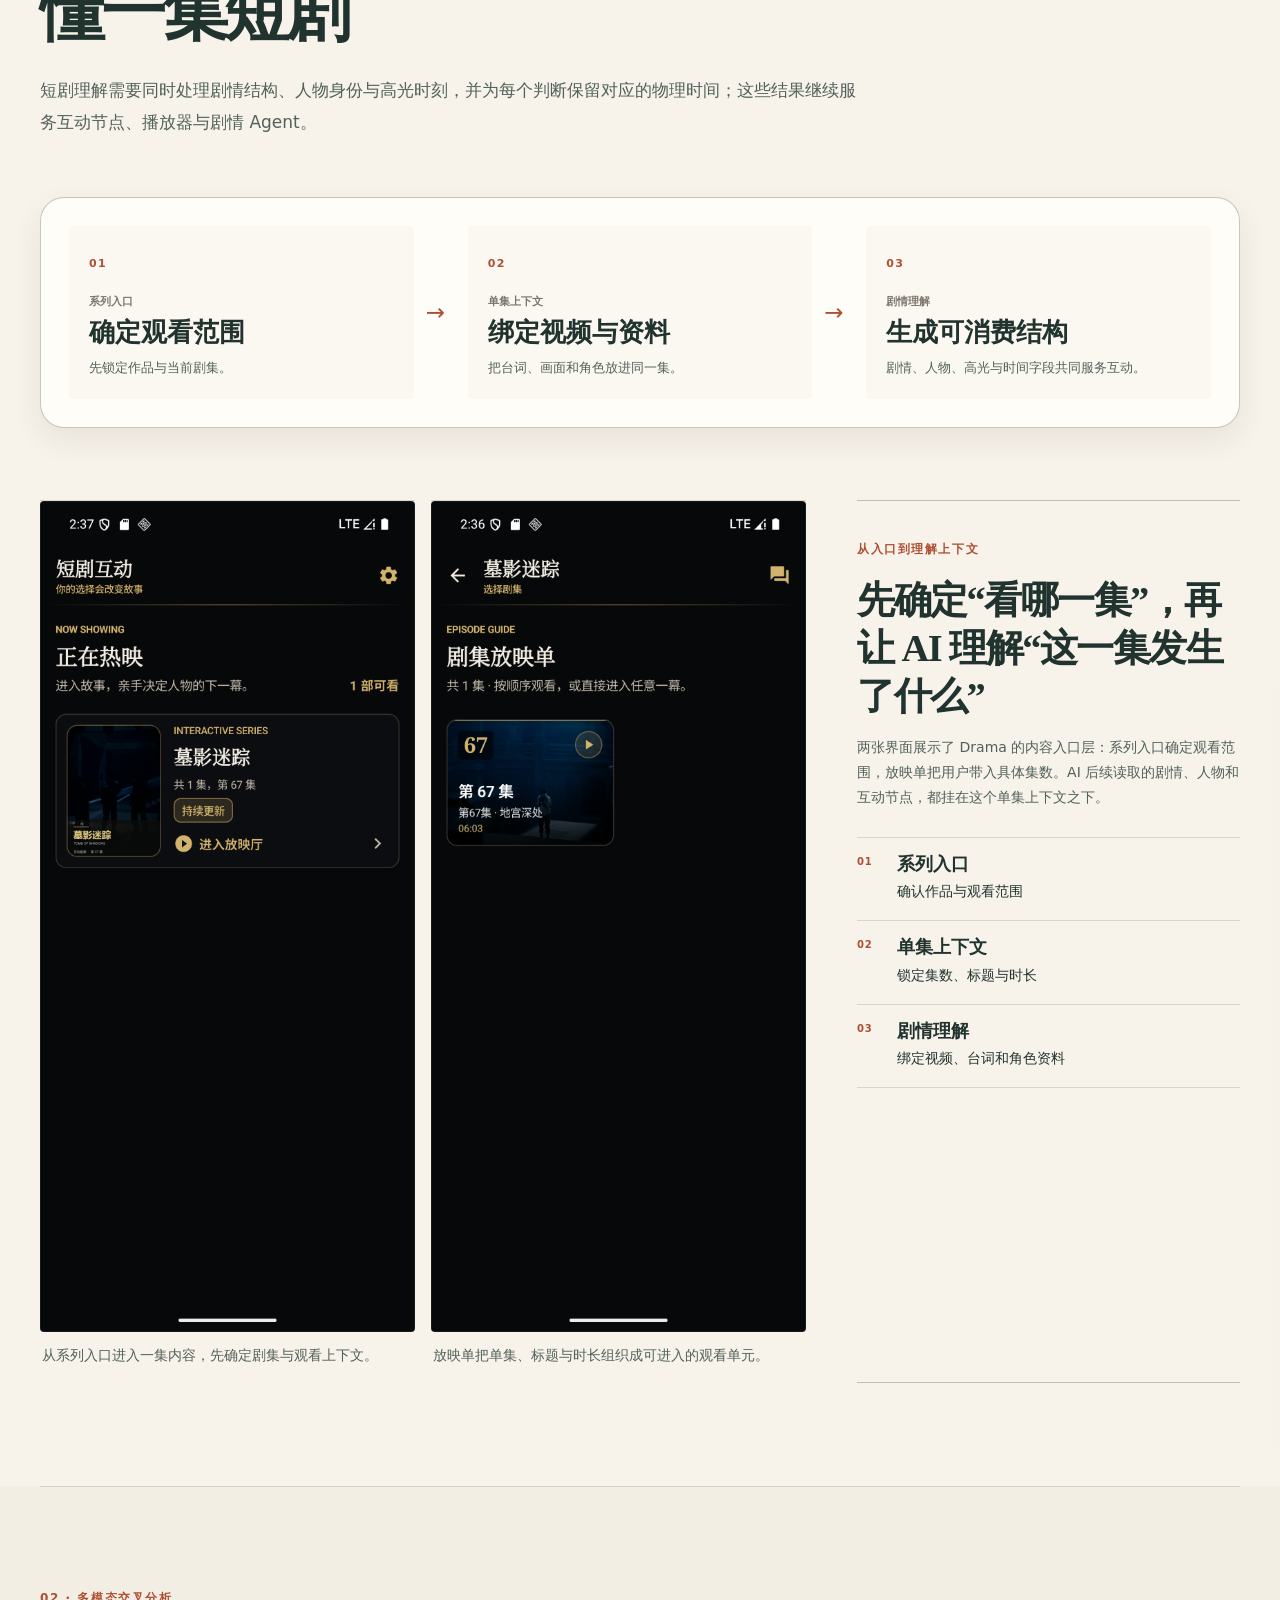
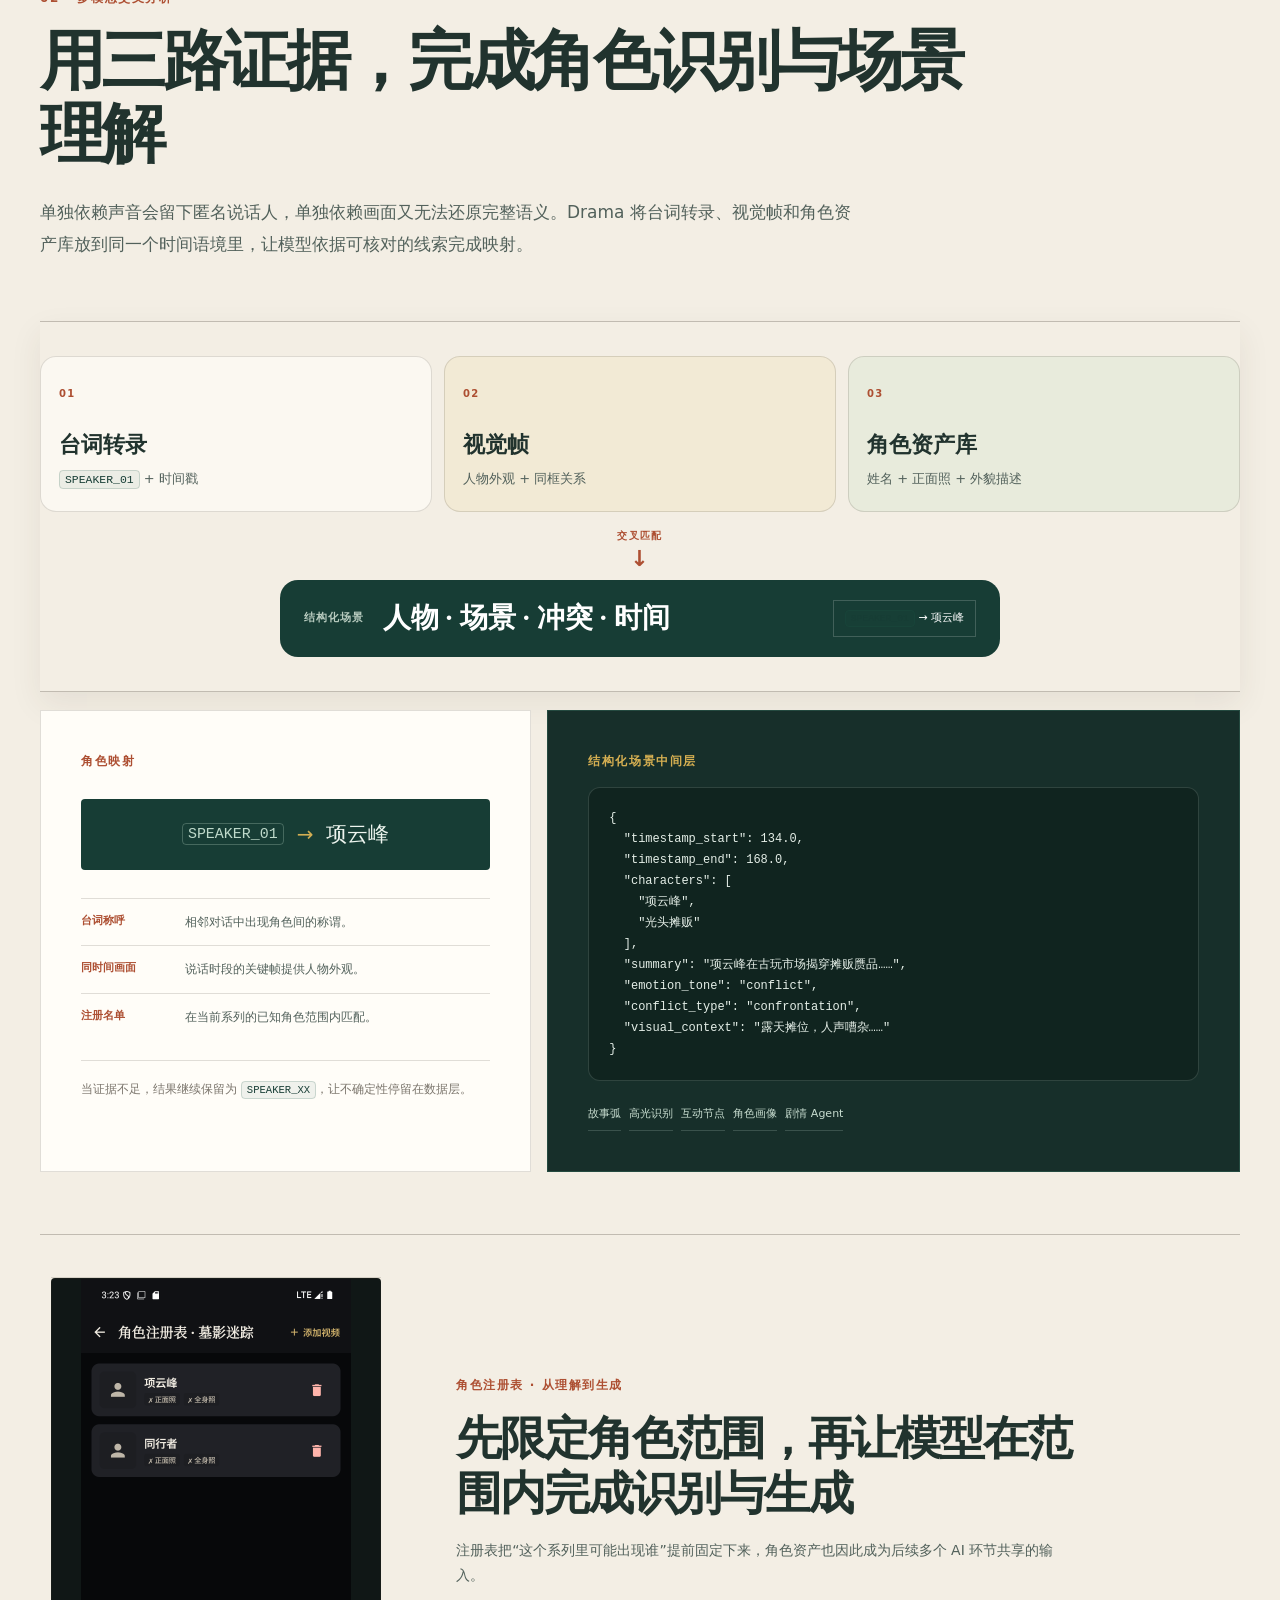
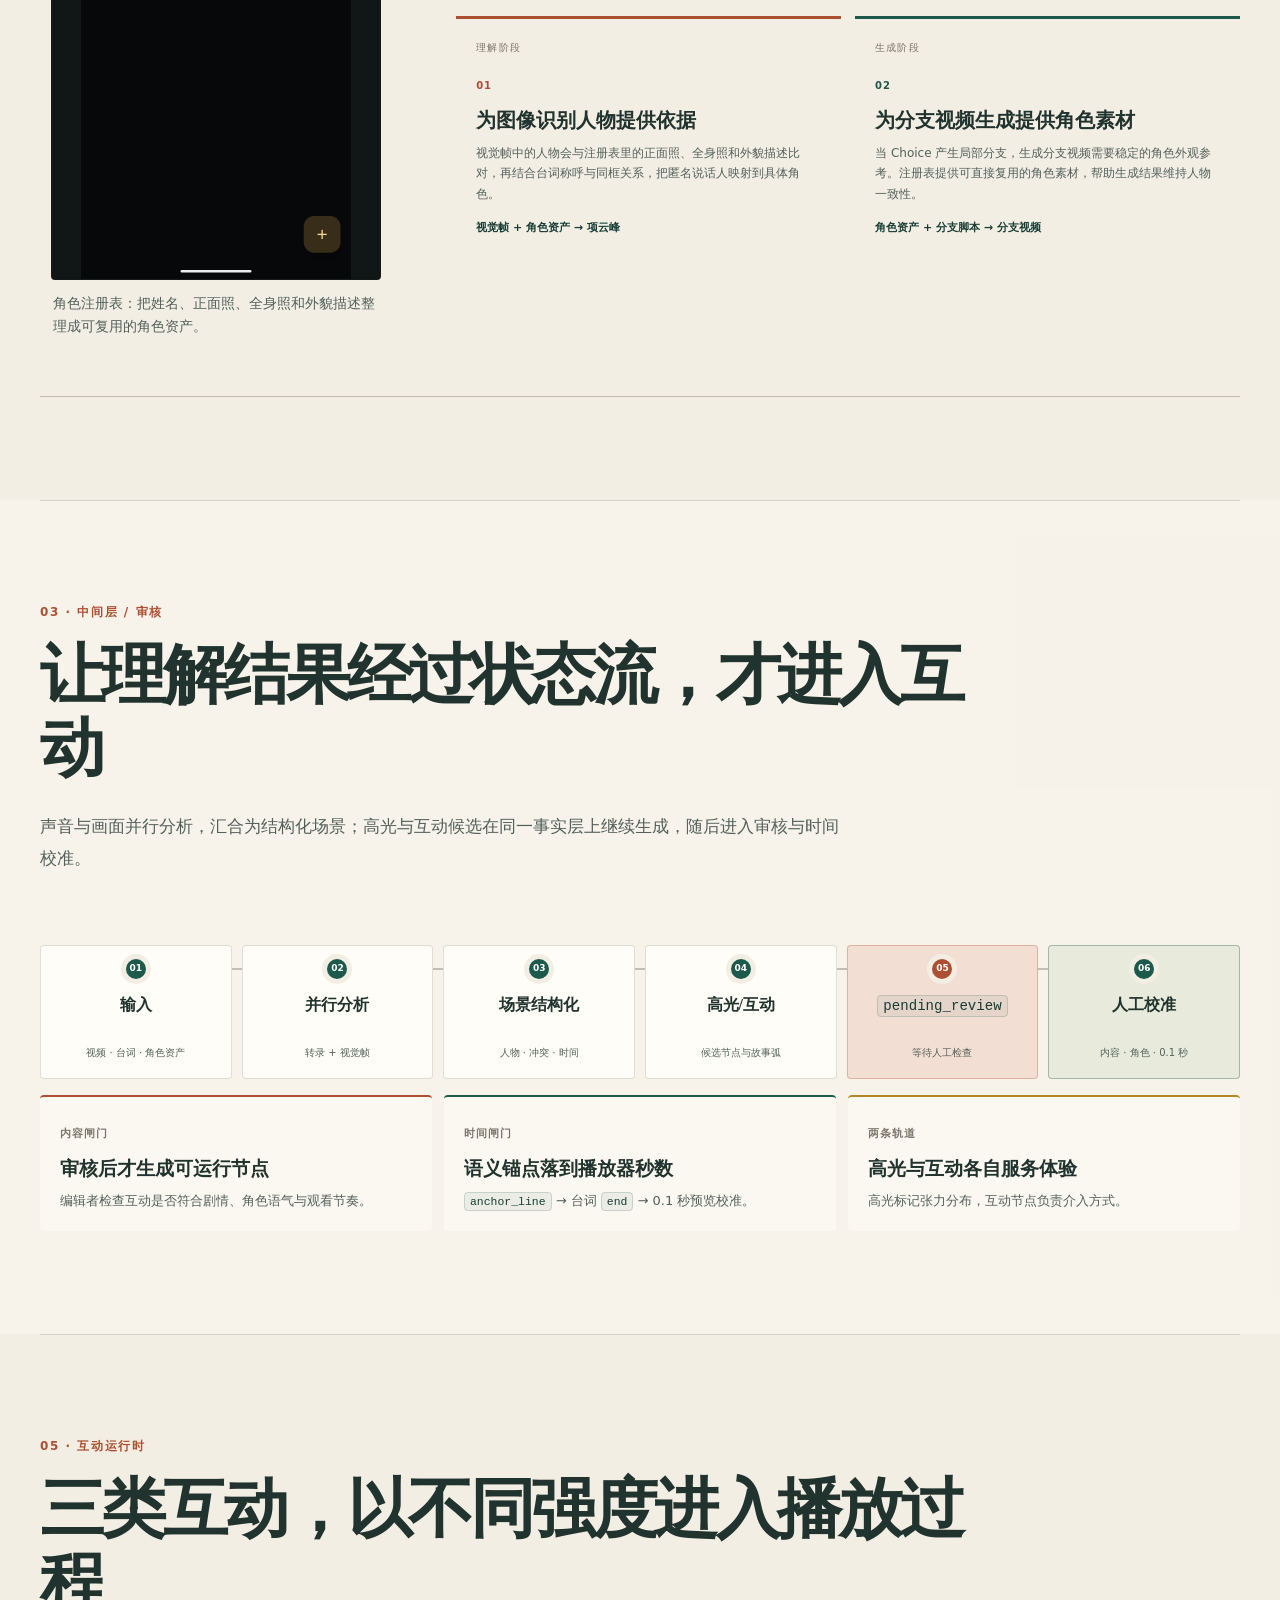
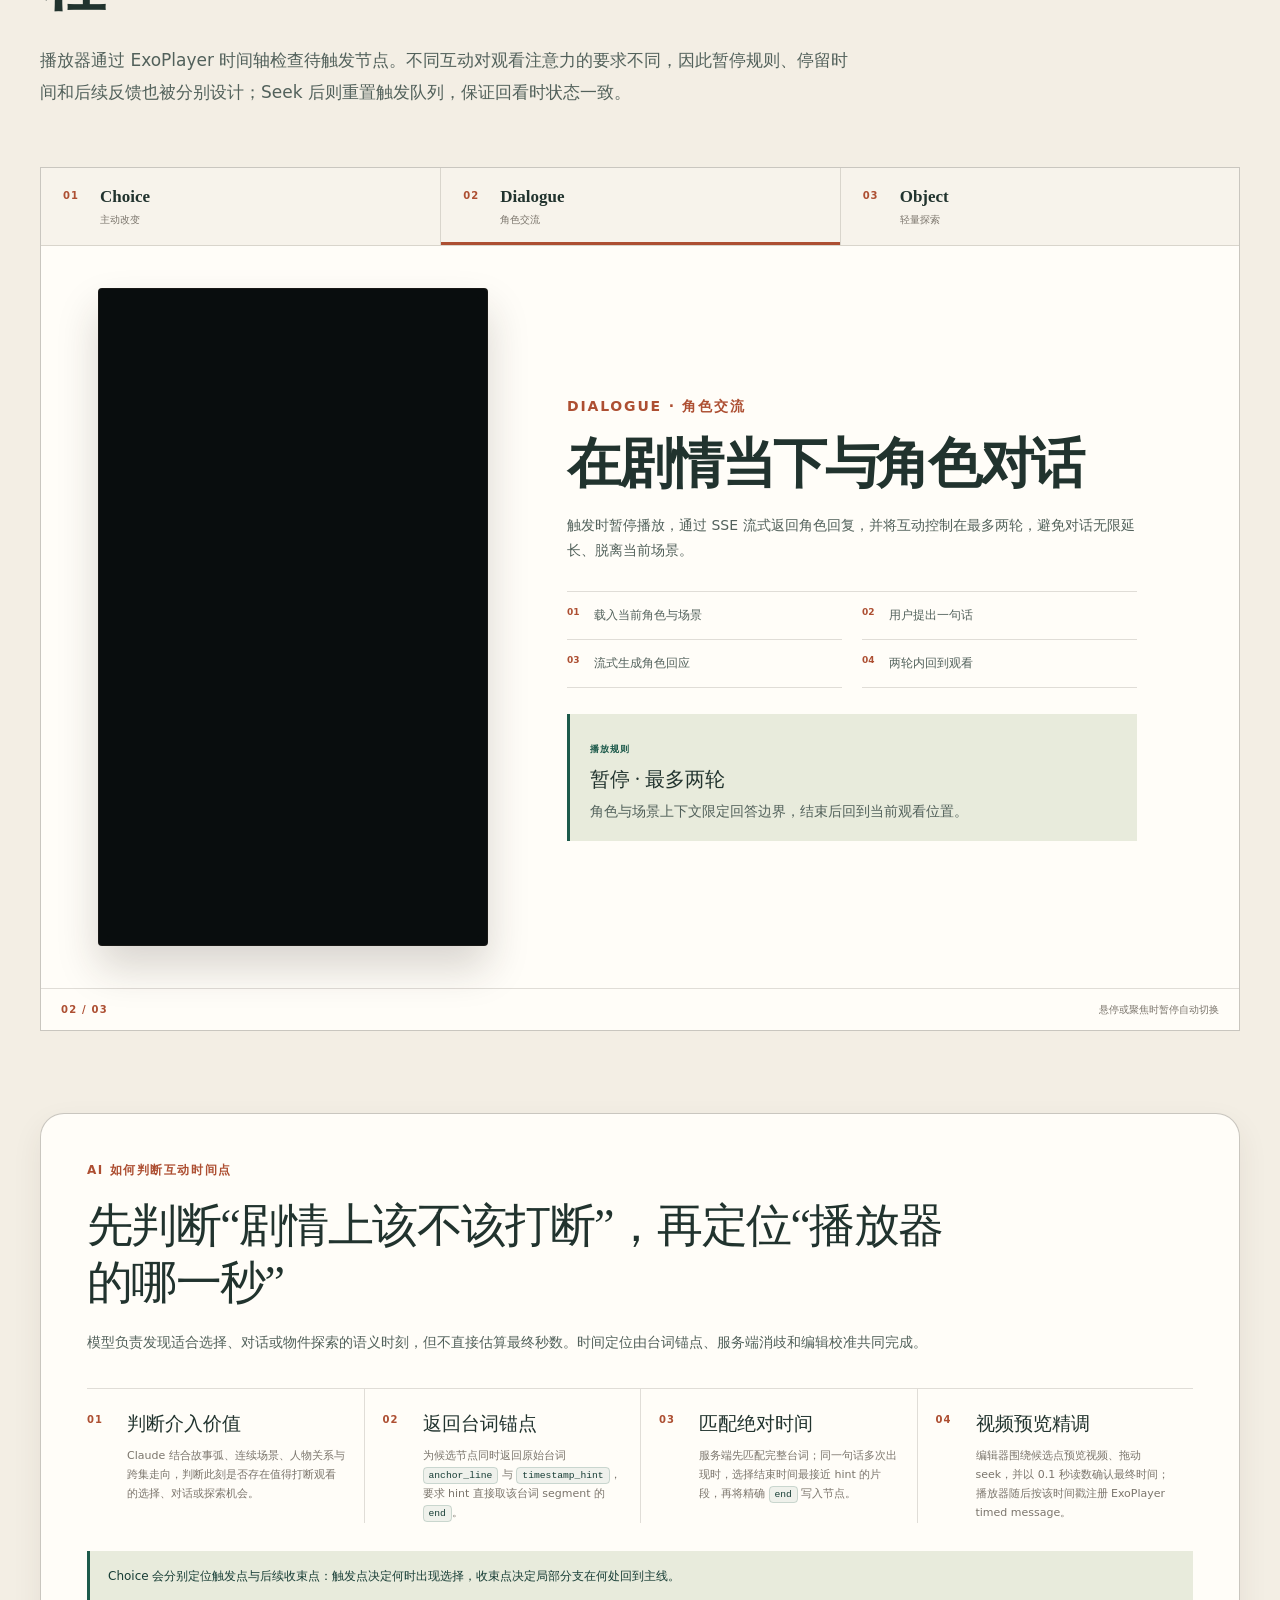
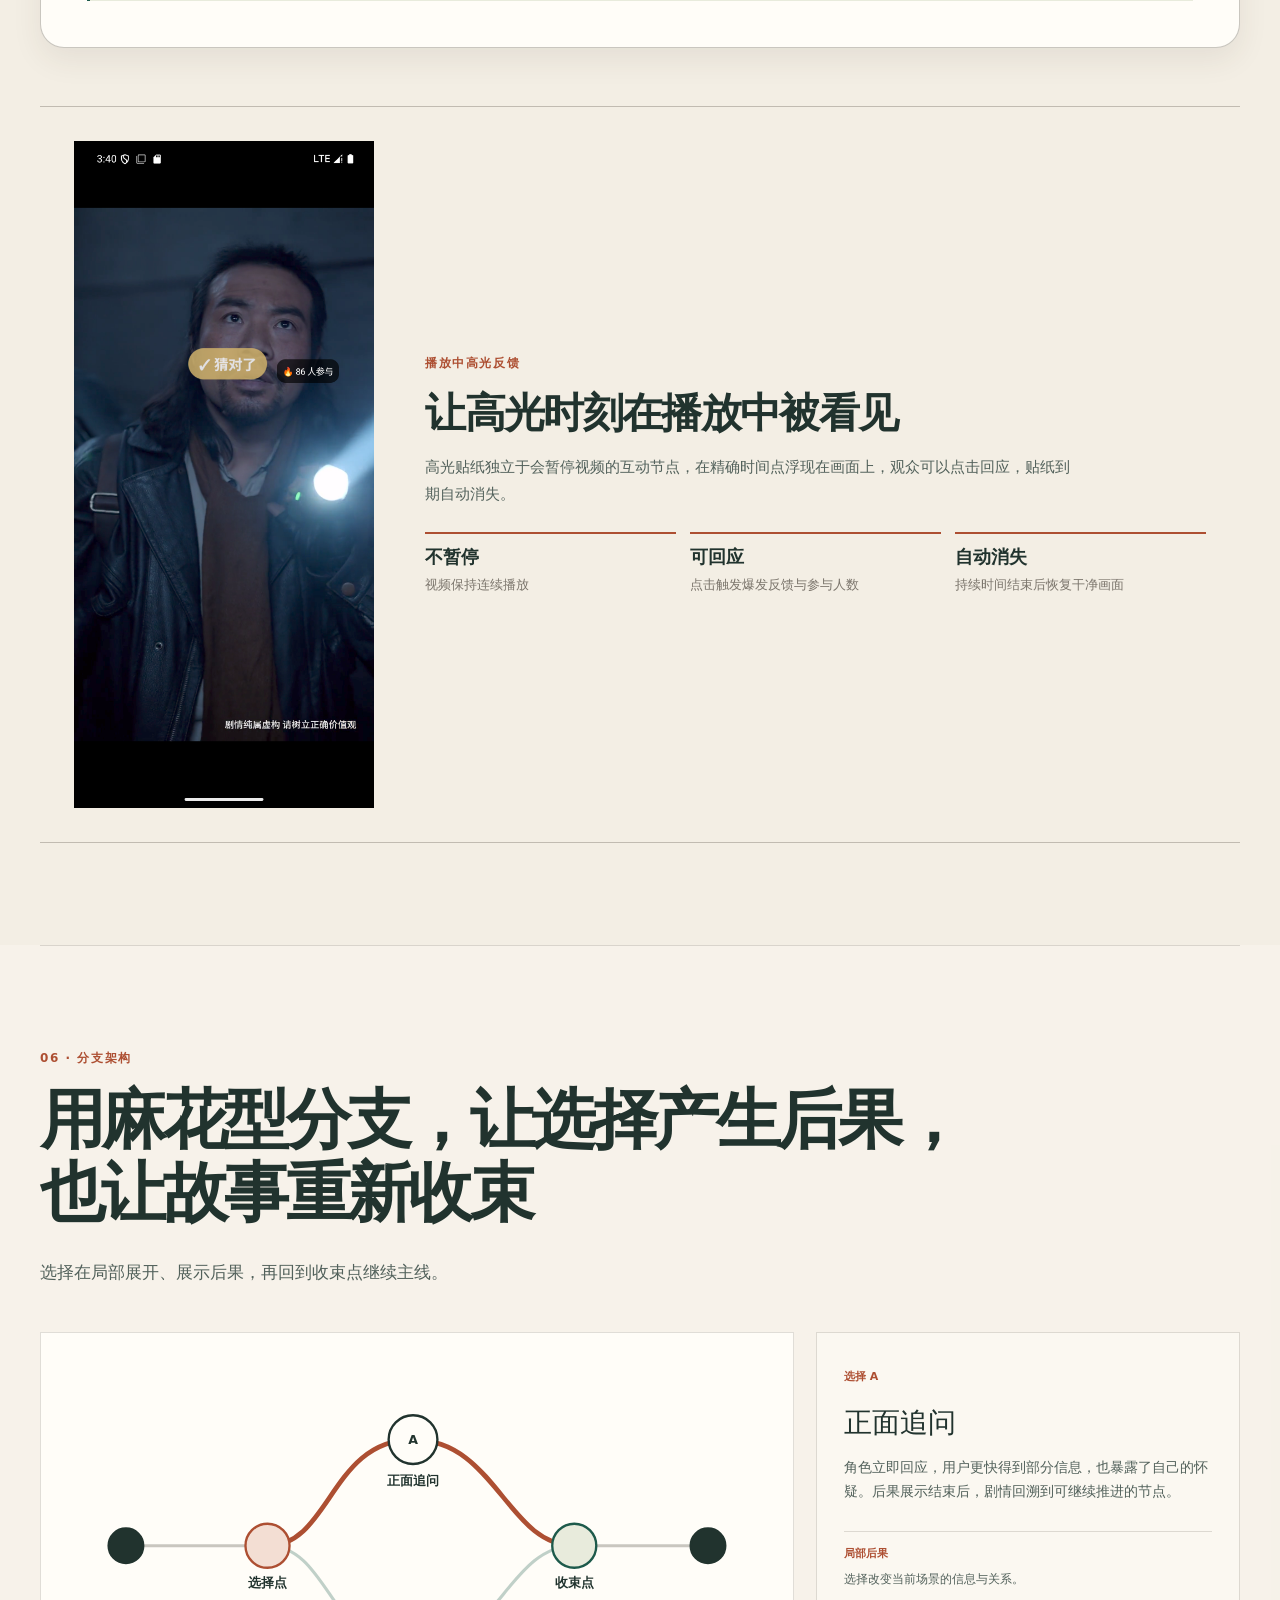
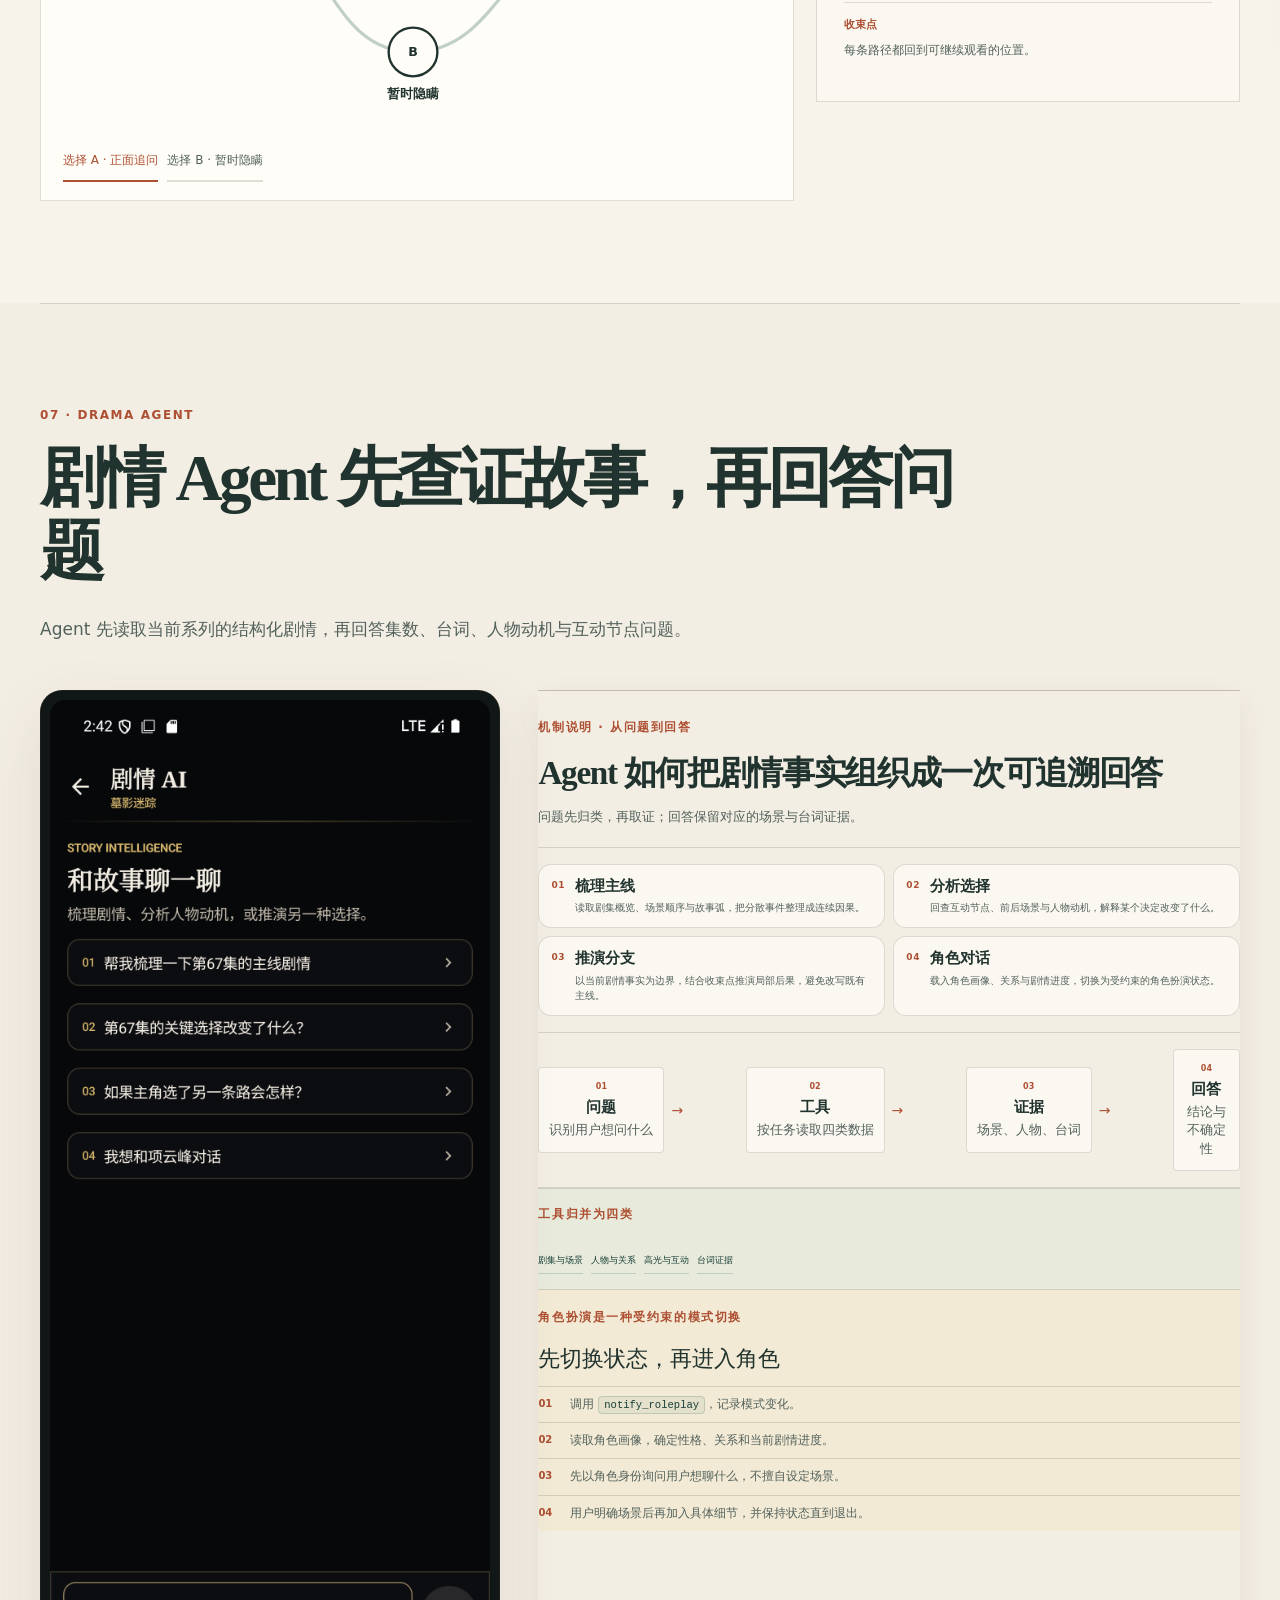
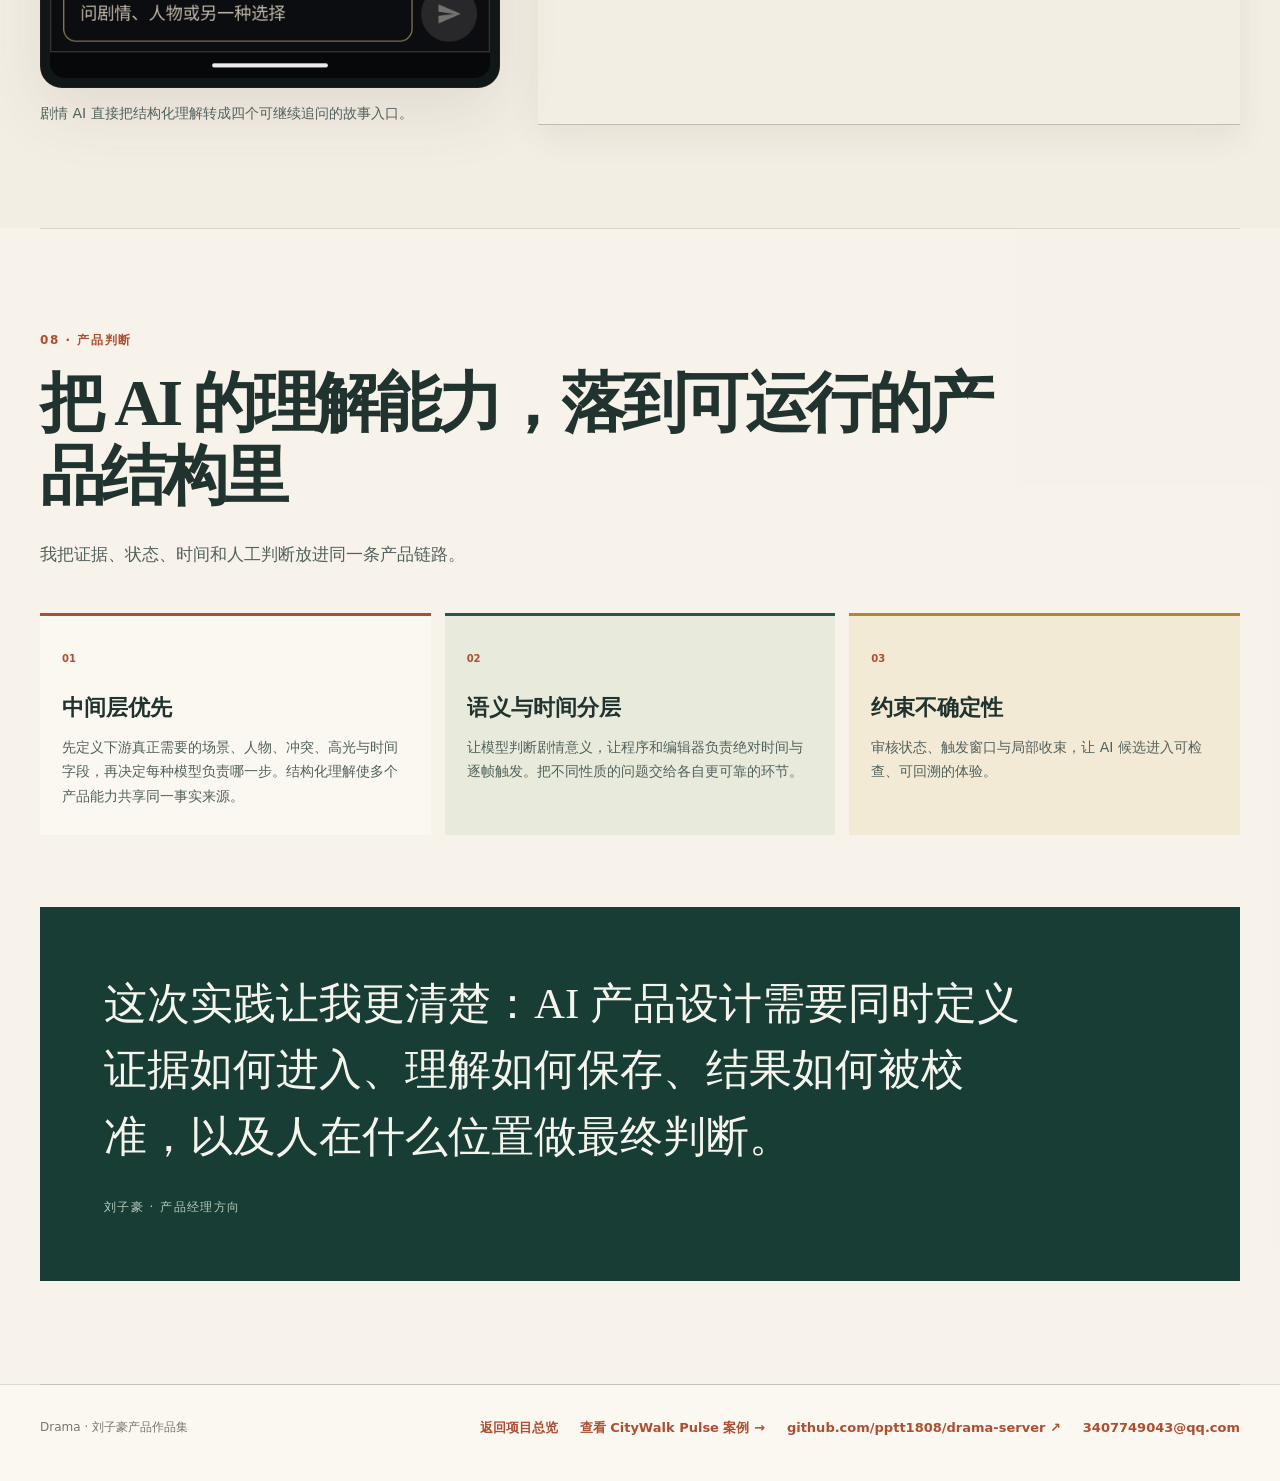
<file: drama.html>
<!DOCTYPE html>
<html lang="zh-CN">
<head>
  <meta charset="utf-8">
  <meta name="viewport" content="width=device-width, initial-scale=1">
  <meta name="description" content="刘子豪的 Drama 项目案例：让 AI 读懂一集短剧，并将剧情理解转化为可控互动。">
  <meta name="theme-color" content="#f3eee4">
  <title>Drama｜刘子豪产品作品集</title>
  <link rel="stylesheet" href="styles.css">
  <link rel="stylesheet" href="drama.css">
  <link rel="stylesheet" href="prism.css">
  <link rel="stylesheet" href="target-cursor.css">
  <link rel="stylesheet" href="gooey-nav.css">
  <script src="gsap.min.js" defer></script>
  <script src="target-cursor.js" defer></script>
  <script src="drama.js" defer></script>
  <script src="gooey-nav.js" defer></script>
  <script src="prism.js" defer></script>
</head>
<body class="case-page drama-page">
  <a class="skip-link" href="#case-main">跳到案例正文</a>

  <header class="case-header" data-case-header>
    <div class="case-header__inner">
      <a class="case-back" href="index.html#drama" aria-label="返回作品集中的 Drama 项目">← 返回全部项目</a>
      <a class="case-wordmark" href="#top">刘子豪 · 产品经理作品集</a>
      <span class="case-progress" data-case-progress aria-hidden="true"></span>
    </div>
  </header>

  <nav class="case-chapters" aria-label="Drama 项目章节" data-gooey-nav>
    <a href="#top" data-chapter-link>命题</a>
    <a href="#understand" data-chapter-link>理解</a>
    <a href="#cross-analysis" data-chapter-link>交叉分析</a>
    <a href="#pipeline" data-chapter-link>中间层 / 审核</a>
    <a href="#runtime" data-chapter-link>互动</a>
    <a href="#branches" data-chapter-link>分支</a>
    <a href="#agent" data-chapter-link>Agent</a>
    <a href="#takeaway" data-chapter-link>判断</a>
  </nav>

  <main id="case-main">
    <section class="case-intro drama-hero" id="top" data-case-section data-prism aria-labelledby="case-title">
      <div class="case-shell drama-hero__grid">
        <div class="drama-hero__copy">
          <p class="case-kicker">Drama · AI 互动短剧工程实验</p>
          <h1 id="case-title">让 AI 读懂一集短剧，再把剧情理解编译成可控互动</h1>
          <p class="case-lede">Drama 从视频、台词与角色资产中建立结构化剧情理解，识别人物、场景、冲突与高光，再把选择、角色对话和物件探索精确挂到播放时间轴上。它探索的核心，是如何把模型的语义能力转译为一套可审核、可校准、可运行的互动叙事系统。</p>

          <dl class="case-facts">
            <div><dt>我的角色</dt><dd>个人主导 · 产品设计与全栈实现</dd></div>
            <div><dt>客户端</dt><dd>Kotlin · Jetpack Compose · ExoPlayer</dd></div>
            <div><dt>服务端</dt><dd>Spring Boot · 多模型内容 Pipeline</dd></div>
          </dl>

          <ol class="hero-capabilities" aria-label="项目核心能力">
            <li><span>01</span><strong>理解</strong><p>把视听内容整理为可查询的剧情结构</p></li>
            <li><span>02</span><strong>介入</strong><p>把互动候选定位到播放时间轴</p></li>
            <li><span>03</span><strong>延展</strong><p>让剧情 Agent 基于证据继续讨论故事</p></li>
          </ol>
        </div>

        <figure class="drama-shot drama-shot--phone case-reveal">
          <button type="button" data-gallery-trigger data-full="assets/drama/real-player.png" data-caption="墓影迷踪第 67 集播放器" aria-label="放大查看墓影迷踪第 67 集播放器">
            <img src="assets/drama/real-player.png" alt="墓影迷踪第 67 集播放器，显示真实视频画面、播放进度和高光标记" width="1080" height="2400" loading="eager" fetchpriority="high" decoding="async">
          </button>
          <figcaption>墓影迷踪第 67 集正在播放：视频、时间轴、高光与互动入口被组织在同一观看界面。</figcaption>
        </figure>
      </div>
    </section>

    <section class="case-section drama-understand" id="understand" data-case-section aria-labelledby="understand-title">
      <div class="case-shell">
        <header class="case-heading case-heading--wide">
          <p class="case-kicker">01 · 核心挑战</p>
          <h2 id="understand-title">Drama 的核心问题，是如何让 AI 读懂一集短剧</h2>
          <p>短剧理解需要同时处理剧情结构、人物身份与高光时刻，并为每个判断保留对应的物理时间；这些结果继续服务互动节点、播放器与剧情 Agent。</p>
        </header>

        <div class="visual-chain case-reveal" aria-label="Drama 从内容到产品能力的三步视觉链">
          <article><span>01</span><small>系列入口</small><strong>确定观看范围</strong><p>先锁定作品与当前剧集。</p></article>
          <i aria-hidden="true">→</i>
          <article><span>02</span><small>单集上下文</small><strong>绑定视频与资料</strong><p>把台词、画面和角色放进同一集。</p></article>
          <i aria-hidden="true">→</i>
          <article><span>03</span><small>剧情理解</small><strong>生成可消费结构</strong><p>剧情、人物、高光与时间字段共同服务互动。</p></article>
        </div>

        <div class="understand-evidence-layout">
          <div class="interface-evidence-grid" aria-label="Drama 客户端剧集入口界面">
            <figure class="interface-evidence case-reveal">
            <button type="button" data-gallery-trigger data-full="assets/drama/real-series-list.png" data-caption="短剧互动系列入口">
              <img src="assets/drama/real-series-list.png" alt="短剧互动首页，展示墓影迷踪系列入口与第 67 集信息" width="1080" height="2400" loading="lazy" decoding="async">
            </button>
            <figcaption>从系列入口进入一集内容，先确定剧集与观看上下文。</figcaption>
            </figure>
            <figure class="interface-evidence case-reveal">
            <button type="button" data-gallery-trigger data-full="assets/drama/real-episode-guide.png" data-caption="墓影迷踪剧集放映单">
              <img src="assets/drama/real-episode-guide.png" alt="墓影迷踪剧集放映单，展示第 67 集、地宫深处与 06:03 时长" width="1080" height="2400" loading="lazy" decoding="async">
            </button>
            <figcaption>放映单把单集、标题与时长组织成可进入的观看单元。</figcaption>
            </figure>
          </div>
          <aside class="understand-evidence-copy case-reveal">
            <p class="case-eyebrow">从入口到理解上下文</p>
            <h3>先确定“看哪一集”，再让 AI 理解“这一集发生了什么”</h3>
            <p>两张界面展示了 Drama 的内容入口层：系列入口确定观看范围，放映单把用户带入具体集数。AI 后续读取的剧情、人物和互动节点，都挂在这个单集上下文之下。</p>
            <ol>
              <li><span>01</span><div><strong>系列入口</strong><small>确认作品与观看范围</small></div></li>
              <li><span>02</span><div><strong>单集上下文</strong><small>锁定集数、标题与时长</small></div></li>
              <li><span>03</span><div><strong>剧情理解</strong><small>绑定视频、台词和角色资料</small></div></li>
            </ol>
          </aside>
        </div>
      </div>
    </section>

    <section class="case-section drama-cross" id="cross-analysis" data-case-section aria-labelledby="cross-title">
      <div class="case-shell">
        <header class="case-heading case-heading--wide">
          <p class="case-kicker">02 · 多模态交叉分析</p>
          <h2 id="cross-title">用三路证据，完成角色识别与场景理解</h2>
          <p>单独依赖声音会留下匿名说话人，单独依赖画面又无法还原完整语义。Drama 将台词转录、视觉帧和角色资产库放到同一个时间语境里，让模型依据可核对的线索完成映射。</p>
        </header>

        <div class="evidence-convergence case-reveal" aria-label="三路证据汇合为结构化场景">
          <div class="evidence-convergence__sources">
          <article class="input-source case-reveal">
            <span>01</span>
            <h3>台词转录</h3>
            <p><code>SPEAKER_01</code> + 时间戳</p>
          </article>
          <article class="input-source case-reveal">
            <span>02</span>
            <h3>视觉帧</h3>
            <p>人物外观 + 同框关系</p>
          </article>
          <article class="input-source case-reveal">
            <span>03</span>
            <h3>角色资产库</h3>
            <p>姓名 + 正面照 + 外貌描述</p>
          </article>
          </div>
          <div class="evidence-convergence__join" aria-hidden="true"><span>交叉匹配</span><i>↓</i></div>
          <div class="evidence-convergence__result"><small>结构化场景</small><strong>人物 · 场景 · 冲突 · 时间</strong><span><code>SPEAKER_01</code> → 项云峰</span></div>
        </div>

        <div class="cross-evidence-grid">
          <article class="speaker-map case-reveal">
            <p class="case-eyebrow">角色映射</p>
            <div class="speaker-map__result">
              <code>SPEAKER_01</code>
              <span aria-hidden="true">→</span>
              <strong>项云峰</strong>
            </div>
            <ol>
              <li><span>台词称呼</span><p>相邻对话中出现角色间的称谓。</p></li>
              <li><span>同时间画面</span><p>说话时段的关键帧提供人物外观。</p></li>
              <li><span>注册名单</span><p>在当前系列的已知角色范围内匹配。</p></li>
            </ol>
            <p class="evidence-note">当证据不足，结果继续保留为 <code>SPEAKER_XX</code>，让不确定性停留在数据层。</p>
          </article>

          <article class="scene-json case-reveal">
            <p class="case-eyebrow">结构化场景中间层</p>
            <pre><code>{
  "timestamp_start": 134.0,
  "timestamp_end": 168.0,
  "characters": [
    "项云峰",
    "光头摊贩"
  ],
  "summary": "项云峰在古玩市场揭穿摊贩赝品……",
  "emotion_tone": "conflict",
  "conflict_type": "confrontation",
  "visual_context": "露天摊位，人声嘈杂……"
}</code></pre>
            <ul class="scene-consumers" aria-label="结构化场景的下游用途">
              <li>故事弧</li>
              <li>高光识别</li>
              <li>互动节点</li>
              <li>角色画像</li>
              <li>剧情 Agent</li>
            </ul>
          </article>
        </div>

        <div class="character-registry-showcase case-reveal" aria-label="角色注册表及其下游用途">
          <figure class="interface-evidence character-registry-shot">
            <button type="button" data-gallery-trigger data-full="assets/drama/real-character-registry.png" data-caption="墓影迷踪角色注册表">
              <img src="assets/drama/real-character-registry.png" alt="墓影迷踪角色注册表，列出项云峰与同行者，并显示正面照和全身照资产状态" width="1080" height="2400" loading="lazy" decoding="async">
            </button>
            <figcaption>角色注册表：把姓名、正面照、全身照和外貌描述整理成可复用的角色资产。</figcaption>
          </figure>
          <div class="character-registry-copy">
            <p class="case-eyebrow">角色注册表 · 从理解到生成</p>
            <h3>先限定角色范围，再让模型在范围内完成识别与生成</h3>
            <p>注册表把“这个系列里可能出现谁”提前固定下来，角色资产也因此成为后续多个 AI 环节共享的输入。</p>
            <div class="character-registry-purpose-grid">
              <article><small>理解阶段</small>
                <span>01</span>
                <h4>为图像识别人物提供依据</h4>
                <p>视觉帧中的人物会与注册表里的正面照、全身照和外貌描述比对，再结合台词称呼与同框关系，把匿名说话人映射到具体角色。</p>
                <strong>视觉帧 + 角色资产 → 项云峰</strong>
              </article>
              <article><small>生成阶段</small>
                <span>02</span>
                <h4>为分支视频生成提供角色素材</h4>
                <p>当 Choice 产生局部分支，生成分支视频需要稳定的角色外观参考。注册表提供可直接复用的角色素材，帮助生成结果维持人物一致性。</p>
                <strong>角色资产 + 分支脚本 → 分支视频</strong>
              </article>
            </div>
          </div>
        </div>
      </div>
    </section>

    <section class="case-section drama-pipeline" id="pipeline" data-case-section aria-labelledby="pipeline-title">
      <div class="case-shell">
        <header class="case-heading case-heading--wide">
          <p class="case-kicker">03 · 中间层 / 审核</p>
          <h2 id="pipeline-title">让理解结果经过状态流，才进入互动</h2>
          <p>声音与画面并行分析，汇合为结构化场景；高光与互动候选在同一事实层上继续生成，随后进入审核与时间校准。</p>
        </header>

        <ol class="state-pipeline case-reveal" aria-label="从输入到审核校准的工程流程">
          <li><span>01</span><strong>输入</strong><small>视频 · 台词 · 角色资产</small></li>
          <li><span>02</span><strong>并行分析</strong><small>转录 + 视觉帧</small></li>
          <li><span>03</span><strong>场景结构化</strong><small>人物 · 冲突 · 时间</small></li>
          <li><span>04</span><strong>高光/互动</strong><small>候选节点与故事弧</small></li>
          <li class="is-state"><span>05</span><strong><code>pending_review</code></strong><small>等待人工检查</small></li>
          <li class="is-final"><span>06</span><strong>人工校准</strong><small>内容 · 角色 · 0.1 秒</small></li>
        </ol>

        <div class="pipeline-notes case-reveal">
          <article><span>内容闸门</span><strong>审核后才生成可运行节点</strong><p>编辑者检查互动是否符合剧情、角色语气与观看节奏。</p></article>
          <article><span>时间闸门</span><strong>语义锚点落到播放器秒数</strong><p><code>anchor_line</code> → 台词 <code>end</code> → 0.1 秒预览校准。</p></article>
          <article><span>两条轨道</span><strong>高光与互动各自服务体验</strong><p>高光标记张力分布，互动节点负责介入方式。</p></article>
        </div>
      </div>
    </section>

    <section class="case-section drama-runtime" id="runtime" data-case-section aria-labelledby="runtime-title">
      <div class="case-shell">
        <header class="case-heading case-heading--wide">
          <p class="case-kicker">05 · 互动运行时</p>
          <h2 id="runtime-title">三类互动，以不同强度进入播放过程</h2>
          <p>播放器通过 ExoPlayer 时间轴检查待触发节点。不同互动对观看注意力的要求不同，因此暂停规则、停留时间和后续反馈也被分别设计；Seek 后则重置触发队列，保证回看时状态一致。</p>
        </header>

        <div class="runtime-carousel case-reveal" data-runtime-carousel aria-label="互动类型演示">
          <div class="runtime-carousel__tabs" role="tablist" aria-label="选择互动类型">
            <button id="runtime-tab-choice" type="button" role="tab" aria-selected="true" aria-controls="runtime-panel-choice" tabindex="0" data-runtime-tab="choice"><span>01</span><strong>Choice</strong><small>主动改变</small></button>
            <button id="runtime-tab-dialogue" type="button" role="tab" aria-selected="false" aria-controls="runtime-panel-dialogue" tabindex="-1" data-runtime-tab="dialogue"><span>02</span><strong>Dialogue</strong><small>角色交流</small></button>
            <button id="runtime-tab-object" type="button" role="tab" aria-selected="false" aria-controls="runtime-panel-object" tabindex="-1" data-runtime-tab="object"><span>03</span><strong>Object</strong><small>轻量探索</small></button>
          </div>

          <div class="runtime-carousel__stage" aria-live="polite">
            <article class="runtime-carousel__panel is-active" id="runtime-panel-choice" role="tabpanel" aria-labelledby="runtime-tab-choice" data-runtime-panel="choice">
              <figure class="runtime-carousel__media">
                <button type="button" data-gallery-trigger data-full="assets/drama/real-choice-interaction.png" data-caption="Choice 选择互动界面" aria-label="放大查看 Choice 选择互动界面">
                  <img src="assets/drama/real-choice-interaction.png" alt="Choice 选择互动界面，展示墓道分岔与可选行动" width="1080" height="2400" loading="lazy" decoding="async">
                </button>
              </figure>
              <div class="runtime-carousel__copy">
                <p class="case-eyebrow">Choice · 主动改变</p>
                <h3>选择剧情走向</h3>
                <p>触发时暂停播放，给出与当前冲突直接相关的选项。错误选择先展示局部后果，再允许用户回溯重选。</p>
                <ol><li>时间戳命中</li><li>暂停并展示选项</li><li>播放选择后果</li><li>回溯或回到主线</li></ol>
                <div class="runtime-carousel__rule"><span>播放规则</span><strong>暂停 · 用户决策</strong><p>需要集中注意力，局部分支在明确节点重新收束。</p></div>
              </div>
            </article>

            <article class="runtime-carousel__panel" id="runtime-panel-dialogue" role="tabpanel" aria-labelledby="runtime-tab-dialogue" data-runtime-panel="dialogue" hidden>
              <figure class="runtime-carousel__media">
                <button type="button" data-gallery-trigger data-full="assets/drama/real-dialogue-interaction.png" data-caption="Dialogue 角色对话互动界面" aria-label="放大查看 Dialogue 角色对话互动界面">
                  <img src="assets/drama/real-dialogue-interaction.png" alt="Dialogue 角色对话互动界面，播放器上覆盖项云峰的剧情对话层与输入框" width="1080" height="2400" loading="lazy" decoding="async">
                </button>
              </figure>
              <div class="runtime-carousel__copy">
                <p class="case-eyebrow">Dialogue · 角色交流</p>
                <h3>在剧情当下与角色对话</h3>
                <p>触发时暂停播放，通过 SSE 流式返回角色回复，并将互动控制在最多两轮，避免对话无限延长、脱离当前场景。</p>
                <ol><li>载入当前角色与场景</li><li>用户提出一句话</li><li>流式生成角色回应</li><li>两轮内回到观看</li></ol>
                <div class="runtime-carousel__rule"><span>播放规则</span><strong>暂停 · 最多两轮</strong><p>角色与场景上下文限定回答边界，结束后回到当前观看位置。</p></div>
              </div>
            </article>

            <article class="runtime-carousel__panel" id="runtime-panel-object" role="tabpanel" aria-labelledby="runtime-tab-object" data-runtime-panel="object" hidden>
              <figure class="runtime-carousel__media">
                <button type="button" data-gallery-trigger data-full="assets/drama/real-object-interaction.png" data-caption="Object 物件探索互动界面" aria-label="放大查看 Object 物件探索互动界面">
                  <img src="assets/drama/real-object-interaction.png" alt="Object 物件探索互动界面，展示视频画面上的白色脉冲热点与径向聚焦层" width="1080" height="2400" loading="lazy" decoding="async">
                </button>
              </figure>
              <div class="runtime-carousel__copy">
                <p class="case-eyebrow">Object · 轻量探索</p>
                <h3>发现画面中的叙事物件</h3>
                <p>热点在画面中停留 3 秒，点击后展开物件信息；播放过程持续进行，用户也可以直接忽略。</p>
                <ol><li>热点随画面出现</li><li>保持播放 3 秒</li><li>点击展开叙事信息</li><li>关闭后继续观看</li></ol>
                <div class="runtime-carousel__rule"><span>播放规则</span><strong>不停播 · 可忽略</strong><p>轻量信息层覆盖画面，不打断主线节奏。</p></div>
              </div>
            </article>
          </div>

          <div class="runtime-carousel__footer"><span data-runtime-status>01 / 03</span><p>悬停或聚焦时暂停自动切换</p></div>
        </div>

        <article class="timestamp-decision case-reveal" aria-labelledby="timestamp-decision-title">
          <header>
            <p class="case-eyebrow">AI 如何判断互动时间点</p>
            <h3 id="timestamp-decision-title">先判断“剧情上该不该打断”，再定位“播放器的哪一秒”</h3>
            <p>模型负责发现适合选择、对话或物件探索的语义时刻，但不直接估算最终秒数。时间定位由台词锚点、服务端消歧和编辑校准共同完成。</p>
          </header>
          <ol class="timestamp-decision__steps">
            <li><span>01</span><div><strong>判断介入价值</strong><p>Claude 结合故事弧、连续场景、人物关系与跨集走向，判断此刻是否存在值得打断观看的选择、对话或探索机会。</p></div></li>
            <li><span>02</span><div><strong>返回台词锚点</strong><p>为候选节点同时返回原始台词 <code>anchor_line</code> 与 <code>timestamp_hint</code>，要求 hint 直接取该台词 segment 的 <code>end</code>。</p></div></li>
            <li><span>03</span><div><strong>匹配绝对时间</strong><p>服务端先匹配完整台词；同一句话多次出现时，选择结束时间最接近 hint 的片段，再将精确 <code>end</code> 写入节点。</p></div></li>
            <li><span>04</span><div><strong>视频预览精调</strong><p>编辑器围绕候选点预览视频、拖动 seek，并以 0.1 秒读数确认最终时间；播放器随后按该时间戳注册 ExoPlayer timed message。</p></div></li>
          </ol>
          <p class="timestamp-decision__note">Choice 会分别定位触发点与后续收束点：触发点决定何时出现选择，收束点决定局部分支在何处回到主线。</p>
        </article>

        <article class="highlight-sticker-showcase case-reveal" aria-labelledby="highlight-sticker-title">
          <figure class="highlight-sticker-showcase__media">
            <button type="button" data-gallery-trigger data-full="assets/drama/real-highlight-sticker.png" data-caption="播放中的高光贴纸反馈" aria-label="放大查看播放中的高光贴纸反馈">
              <img src="assets/drama/real-highlight-sticker.png" alt="真实视频播放画面上出现猜对了高光贴纸与参与人数提示" width="1080" height="2400" loading="lazy" decoding="async">
            </button>
          </figure>
          <div class="highlight-sticker-showcase__copy">
            <p class="case-eyebrow">播放中高光反馈</p>
            <h3 id="highlight-sticker-title">让高光时刻在播放中被看见</h3>
            <p>高光贴纸独立于会暂停视频的互动节点，在精确时间点浮现在画面上，观众可以点击回应，贴纸到期自动消失。</p>
            <ul>
              <li><strong>不暂停</strong><span>视频保持连续播放</span></li>
              <li><strong>可回应</strong><span>点击触发爆发反馈与参与人数</span></li>
              <li><strong>自动消失</strong><span>持续时间结束后恢复干净画面</span></li>
            </ul>
          </div>
        </article>
      </div>
    </section>

    <section class="case-section drama-branches" id="branches" data-case-section aria-labelledby="branches-title">
      <div class="case-shell">
        <header class="case-heading case-heading--wide">
          <p class="case-kicker">06 · 分支架构</p>
          <h2 id="branches-title">用麻花型分支，让选择产生后果，也让故事重新收束</h2>
          <p>选择在局部展开、展示后果，再回到收束点继续主线。</p>
        </header>

        <div class="branch-layout">
          <div class="branch-map case-reveal" role="group" aria-label="可选择查看的麻花型剧情分支">
            <svg viewBox="0 0 900 480" role="img" aria-labelledby="branch-svg-title branch-svg-desc">
              <title id="branch-svg-title">麻花型剧情分支结构</title>
              <desc id="branch-svg-desc">主线在选择点拆分成两个局部分支，分别展示后果后重新汇聚到收束点。</desc>
              <path class="branch-path branch-path--main" d="M80 240 H260" />
              <path class="branch-path branch-path--a" data-branch-path="a" d="M260 240 C340 240 340 105 445 105 S565 240 650 240" />
              <path class="branch-path branch-path--b" data-branch-path="b" d="M260 240 C340 240 340 375 445 375 S565 240 650 240" />
              <path class="branch-path branch-path--main" d="M650 240 H820" />
              <g class="branch-node branch-node--main" transform="translate(80 240)"><circle r="22"/><text y="48">主线情节</text></g>
              <g class="branch-node branch-node--choice" transform="translate(260 240)"><circle r="28"/><text y="53">选择点</text></g>
              <g class="branch-node" data-branch="a" tabindex="0" role="button" aria-label="查看选择 A：正面追问" transform="translate(445 105)"><circle r="31"/><text y="5">A</text><text y="58">正面追问</text></g>
              <g class="branch-node" data-branch="b" tabindex="0" role="button" aria-label="查看选择 B：暂时隐瞒" transform="translate(445 375)"><circle r="31"/><text y="5">B</text><text y="58">暂时隐瞒</text></g>
              <g class="branch-node branch-node--merge" transform="translate(650 240)"><circle r="28"/><text y="53">收束点</text></g>
              <g class="branch-node branch-node--main" transform="translate(820 240)"><circle r="22"/><text y="48">继续主线</text></g>
            </svg>
            <div class="branch-controls" role="group" aria-label="分支说明选择">
              <button type="button" data-branch="a" aria-pressed="true">选择 A · 正面追问</button>
              <button type="button" data-branch="b" aria-pressed="false">选择 B · 暂时隐瞒</button>
            </div>
          </div>

          <div class="branch-outcomes case-reveal">
            <article data-branch-panel="a" class="is-active">
              <span>选择 A</span>
              <h3>正面追问</h3>
              <p>角色立即回应，用户更快得到部分信息，也暴露了自己的怀疑。后果展示结束后，剧情回溯到可继续推进的节点。</p>
            </article>
            <article data-branch-panel="b">
              <span>选择 B</span>
              <h3>暂时隐瞒</h3>
              <p>角色关系保持表面平静，但留下一处新的疑点。局部片段完成后同样抵达主线收束点。</p>
            </article>
            <dl>
              <div><dt>局部后果</dt><dd>选择改变当前场景的信息与关系。</dd></div>
              <div><dt>收束点</dt><dd>每条路径都回到可继续观看的位置。</dd></div>
            </dl>
          </div>
        </div>
      </div>
    </section>

    <section class="case-section drama-agent" id="agent" data-case-section aria-labelledby="agent-title">
      <div class="case-shell">
        <header class="case-heading case-heading--wide">
          <p class="case-kicker">07 · Drama Agent</p>
          <h2 id="agent-title">剧情 Agent 先查证故事，再回答问题</h2>
          <p>Agent 先读取当前系列的结构化剧情，再回答集数、台词、人物动机与互动节点问题。</p>
        </header>

        <div class="agent-layout">
          <figure class="drama-shot drama-shot--phone case-reveal">
            <button type="button" data-gallery-trigger data-full="assets/drama/real-agent.png" data-caption="墓影迷踪剧情 AI 界面" aria-label="放大查看墓影迷踪剧情 AI 界面">
              <img src="assets/drama/real-agent.png" alt="墓影迷踪剧情 AI 界面，提供梳理主线、分析选择、推演分支和角色对话入口" width="1080" height="2400" loading="lazy" decoding="async">
            </button>
            <figcaption>剧情 AI 直接把结构化理解转成四个可继续追问的故事入口。</figcaption>
          </figure>

          <div class="agent-evidence agent-mechanism-panel">
            <header class="agent-mechanism-panel__header">
              <p class="case-eyebrow">机制说明 · 从问题到回答</p>
              <h3>Agent 如何把剧情事实组织成一次可追溯回答</h3>
              <p>问题先归类，再取证；回答保留对应的场景与台词证据。</p>
            </header>
            <div class="agent-intent-grid case-reveal" aria-label="四个剧情入口及其任务机制">
              <article><span>01</span><h4>梳理主线</h4><p>读取剧集概览、场景顺序与故事弧，把分散事件整理成连续因果。</p></article>
              <article><span>02</span><h4>分析选择</h4><p>回查互动节点、前后场景与人物动机，解释某个决定改变了什么。</p></article>
              <article><span>03</span><h4>推演分支</h4><p>以当前剧情事实为边界，结合收束点推演局部后果，避免改写既有主线。</p></article>
              <article><span>04</span><h4>角色对话</h4><p>载入角色画像、关系与剧情进度，切换为受约束的角色扮演状态。</p></article>
            </div>
            <div class="agent-flow case-reveal" aria-label="剧情 Agent 四步回答流程">
              <div><span>01</span><strong>问题</strong><small>识别用户想问什么</small></div>
              <i aria-hidden="true">→</i>
              <div><span>02</span><strong>工具</strong><small>按任务读取四类数据</small></div>
              <i aria-hidden="true">→</i>
              <div><span>03</span><strong>证据</strong><small>场景、人物、台词</small></div>
              <i aria-hidden="true">→</i>
              <div><span>04</span><strong>回答</strong><small>结论与不确定性</small></div>
            </div>
            <div class="agent-tools case-reveal">
              <p class="case-eyebrow">工具归并为四类</p>
              <code>剧集与场景</code><code>人物与关系</code><code>高光与互动</code><code>台词证据</code>
            </div>

            <article class="roleplay-protocol case-reveal">
              <p class="case-eyebrow">角色扮演是一种受约束的模式切换</p>
              <h3>先切换状态，再进入角色</h3>
              <ol>
                <li><p>调用 <code>notify_roleplay</code>，记录模式变化。</p></li>
                <li><p>读取角色画像，确定性格、关系和当前剧情进度。</p></li>
                <li><p>先以角色身份询问用户想聊什么，不擅自设定场景。</p></li>
                <li><p>用户明确场景后再加入具体细节，并保持状态直到退出。</p></li>
              </ol>
            </article>
          </div>
        </div>

      </div>
    </section>

    <section class="case-section drama-takeaway" id="takeaway" data-case-section aria-labelledby="takeaway-title">
      <div class="case-shell">
        <header class="case-heading case-heading--display">
          <p class="case-kicker">08 · 产品判断</p>
          <h2 id="takeaway-title">把 AI 的理解能力，落到可运行的产品结构里</h2>
          <p>我把证据、状态、时间和人工判断放进同一条产品链路。</p>
        </header>

        <div class="takeaway-grid">
          <article class="case-reveal"><span>01</span><h3>中间层优先</h3><p>先定义下游真正需要的场景、人物、冲突、高光与时间字段，再决定每种模型负责哪一步。结构化理解使多个产品能力共享同一事实来源。</p></article>
          <article class="case-reveal"><span>02</span><h3>语义与时间分层</h3><p>让模型判断剧情意义，让程序和编辑器负责绝对时间与逐帧触发。把不同性质的问题交给各自更可靠的环节。</p></article>
          <article class="case-reveal"><span>03</span><h3>约束不确定性</h3><p>审核状态、触发窗口与局部收束，让 AI 候选进入可检查、可回溯的体验。</p></article>
        </div>

        <blockquote class="closing-learning case-reveal">
          <p>这次实践让我更清楚：AI 产品设计需要同时定义证据如何进入、理解如何保存、结果如何被校准，以及人在什么位置做最终判断。</p>
          <footer>刘子豪 · 产品经理方向</footer>
        </blockquote>
      </div>
    </section>
  </main>

  <footer class="case-footer">
    <div class="case-shell">
      <p>Drama · 刘子豪产品作品集</p>
      <div>
        <a href="index.html#drama">返回项目总览</a>
        <a href="citywalk.html">查看 CityWalk Pulse 案例 →</a>
        <a href="https://github.com/pptt1808/drama-server" target="_blank" rel="noopener">github.com/pptt1808/drama-server ↗</a>
        <a href="mailto:3407749043@qq.com">3407749043@qq.com</a>
      </div>
    </div>
  </footer>

  <dialog class="case-dialog" id="case-image-dialog" aria-label="界面图片查看器">
    <button class="case-dialog__backdrop" type="button" data-dialog-close aria-label="关闭图片查看器"></button>
    <div class="case-dialog__panel">
      <div class="case-dialog__toolbar">
        <span>完整界面</span>
        <button type="button" data-dialog-close aria-label="关闭图片查看器">关闭</button>
      </div>
      <figure>
        <img src="assets/drama/real-player.png" alt="">
        <figcaption></figcaption>
      </figure>
    </div>
  </dialog>
</body>
</html>
</file>
<file: styles.css>
:root {
  --paper: #eee8da;
  --paper-light: #f8f5ec;
  --paper-deep: #dfd3bd;
  --ink: #1b2621;
  --muted: #686a62;
  --green: #1f5c4b;
  --green-dark: #153f35;
  --terracotta: #a84d34;
  --clay: #d66c4c;
  --mustard: #d9b957;
  --line: #d3c8b3;
  --blue: #0f4e78;
  --shadow: 0 24px 70px rgba(54, 45, 29, .16);
  --shadow-small: 0 14px 34px rgba(54, 45, 29, .12);
  --radius: 22px;
  --ease-out: cubic-bezier(.23, 1, .32, 1);
  --ease-in-out: cubic-bezier(.77, 0, .175, 1);
  --content: min(1240px, calc(100vw - 48px));
  --serif: "Songti SC", "STSong", "Noto Serif CJK SC", Georgia, serif;
  --sans: "Microsoft YaHei UI", "PingFang SC", system-ui, sans-serif;
}

*, *::before, *::after { box-sizing: border-box; }

html {
  scroll-behavior: smooth;
  background: var(--paper);
}

body {
  margin: 0;
  color: var(--ink);
  background:
    radial-gradient(circle at 8% 7%, rgba(216, 185, 87, .13), transparent 24rem),
    var(--paper);
  font-family: var(--sans);
  -webkit-font-smoothing: antialiased;
  overflow-x: clip;
}

body.is-dialog-open { overflow: hidden; }

button, a { -webkit-tap-highlight-color: transparent; }
a { color: inherit; }
button { font: inherit; }
img { max-width: 100%; }

:focus-visible {
  outline: 3px solid var(--terracotta);
  outline-offset: 4px;
}

::selection { color: #fff; background: var(--green); }

.skip-link {
  position: fixed;
  z-index: 1000;
  top: 12px;
  left: 12px;
  padding: 10px 14px;
  color: #fff;
  background: var(--ink);
  border-radius: 99px;
  transform: translateY(-150%);
}

.skip-link:focus { transform: translateY(0); }

.site-header {
  position: sticky;
  z-index: 100;
  top: 0;
  border-bottom: 1px solid rgba(117, 102, 72, .24);
  background: rgba(238, 232, 218, .88);
  backdrop-filter: blur(18px);
}

.header-inner {
  width: var(--content);
  min-height: 76px;
  margin: 0 auto;
  display: flex;
  align-items: center;
  justify-content: space-between;
  gap: 28px;
}

.wordmark {
  display: flex;
  align-items: baseline;
  gap: 12px;
  text-decoration: none;
}

.wordmark span {
  font-family: var(--serif);
  font-size: 21px;
  font-weight: 700;
  letter-spacing: .03em;
}

.wordmark small {
  color: var(--muted);
  font-size: 10px;
  letter-spacing: .16em;
  text-transform: uppercase;
}

.site-header nav { display: flex; align-items: center; gap: 8px; }

.site-header nav a {
  position: relative;
  padding: 12px 14px;
  color: var(--muted);
  font-size: 13px;
  text-decoration: none;
  transition: color .25s ease;
}

.site-header nav a::after {
  content: "";
  position: absolute;
  right: 14px;
  bottom: 6px;
  left: 14px;
  height: 2px;
  background: var(--terracotta);
  transform: scaleX(0);
  transition: transform .25s ease;
}

.site-header nav a[aria-current="location"] { color: var(--ink); }
.site-header nav a[aria-current="location"]::after { transform: scaleX(1); }

.reading-progress {
  position: absolute;
  right: 0;
  bottom: -1px;
  left: 0;
  height: 2px;
  background: var(--terracotta);
  transform: scaleX(0);
  transform-origin: left;
}

.hero {
  position: relative;
  width: var(--content);
  min-height: calc(100svh - 76px);
  margin: 0 auto;
  padding: clamp(72px, 9vw, 132px) 0 66px;
  display: grid;
  grid-template-columns: repeat(12, minmax(0, 1fr));
  align-items: center;
  gap: 24px;
  isolation: isolate;
  overflow: clip;
  scroll-margin-top: 80px;
}

/* Hero 背景：关键词网格漂移（GridMotion 移植） */
.grid-motion {
  position: absolute;
  z-index: 1;
  inset: 0;
  left: 50%;
  width: 100vw;
  transform: translateX(-50%);
  pointer-events: none;
}

.grid-motion__board {
  position: absolute;
  top: 50%;
  left: 50%;
  width: 150vw;
  height: 150vh;
  min-height: 900px;
  transform: translate(-50%, -50%) rotate(-15deg);
  display: grid;
  grid-template-rows: repeat(10, 1fr);
  gap: 16px;
  opacity: .85;
  background: radial-gradient(circle at 50% 42%, rgba(217, 185, 87, .14) 0%, transparent 58%);
}

.grid-motion__row {
  display: flex;
  gap: 16px;
  will-change: transform;
}

.grid-motion__card {
  flex: 0 0 auto;
  width: 300px;
  display: flex;
  align-items: center;
  justify-content: center;
  padding: 12px;
  border: 1px solid var(--line);
  border-radius: 14px;
  font-size: 15px;
  font-weight: 800;
  letter-spacing: .14em;
  white-space: nowrap;
}

.grid-motion__card:nth-child(4n+1) { color: #876b20; background: #f2ead5; }
.grid-motion__card:nth-child(4n+2) { color: var(--green); background: #e8ebdc; }
.grid-motion__card:nth-child(4n+3) { color: var(--terracotta); background: #f3ded3; }
.grid-motion__card:nth-child(4n+4) { color: var(--muted); background: #f8f5ec; }

.grid-motion__veil {
  position: absolute;
  inset: 0;
  background:
    linear-gradient(180deg, rgba(238, 232, 218, .42) 0%, transparent 30%, transparent 62%, var(--paper) 100%),
    linear-gradient(90deg, var(--paper) 4%, rgba(238, 232, 218, .86) 30%, rgba(238, 232, 218, .4) 62%, rgba(238, 232, 218, .62) 100%);
}

@media (max-width: 760px) {
  .grid-motion__board { width: 220vw; height: 130vh; }
  .grid-motion__card { width: 210px; font-size: 13px; }
}

.hero::before {
  content: "";
  position: absolute;
  z-index: -1;
  top: 10%;
  right: -18vw;
  width: 58vw;
  aspect-ratio: 1;
  border-radius: 50%;
  border: 1px solid rgba(31, 92, 75, .14);
}

.hero-orbit {
  position: absolute;
  z-index: -1;
  border-radius: 50%;
  pointer-events: none;
}

.hero-orbit--one {
  top: 18%;
  right: 25%;
  width: 160px;
  height: 160px;
  background: var(--mustard);
  opacity: .8;
}

.hero-orbit--two {
  right: 18%;
  bottom: 11%;
  width: 120px;
  height: 120px;
  background: var(--clay);
}

.hero-orbit { display: none; }

.hero-copy { position: relative; z-index: 4; grid-column: 1 / span 9; }

.eyebrow {
  display: flex;
  align-items: center;
  gap: 10px;
  margin: 0 0 24px;
  color: var(--terracotta);
  font-size: 13px;
  font-weight: 800;
  letter-spacing: .14em;
  text-transform: uppercase;
}

.eyebrow span { display: inline-flex; align-items: center; gap: 10px; }
.eyebrow span + span::before { content: ""; width: 28px; height: 1px; background: currentColor; }

.hero h1 {
  max-width: 820px;
  margin: 0;
  font-family: var(--serif);
  font-size: clamp(54px, 6.4vw, 94px);
  font-weight: 650;
  line-height: 1.02;
  letter-spacing: -.065em;
}

.hero-line { display: block; overflow: hidden; }
.hero-line > span { display: inline-block; transform: translateY(110%); opacity: 0; }
.js .reveal--hero.is-visible .hero-line > span { animation: line-rise .72s var(--ease-out) forwards; }
.js .reveal--hero.is-visible .hero-line:nth-child(2) > span { animation-delay: .1s; }
.js .reveal--hero.is-visible .hero-line:nth-child(3) > span { animation-delay: .2s; }

.hero h1 em {
  position: relative;
  color: var(--green);
  font-style: normal;
  white-space: nowrap;
}

.hero h1 em::after {
  content: "";
  position: absolute;
  z-index: -1;
  right: -.08em;
  bottom: .06em;
  left: -.04em;
  height: .18em;
  background: var(--mustard);
  transform: rotate(-1deg);
  opacity: .72;
}

.reveal--hero {
  --reveal-distance: 34px;
  animation: hero-breathe 7s ease-in-out 1.1s infinite;
}

.hero-intro {
  max-width: 640px;
  margin: 30px 0 0;
  color: var(--muted);
  font-size: clamp(16px, 1.4vw, 19px);
  line-height: 1.85;
}

.hero-actions { display: flex; align-items: center; gap: 26px; margin-top: 36px; }

.button {
  display: inline-flex;
  align-items: center;
  justify-content: center;
  gap: 18px;
  min-height: 52px;
  padding: 0 24px;
  border: 1px solid var(--ink);
  border-radius: 99px;
  font-size: 14px;
  font-weight: 700;
  text-decoration: none;
  transition: transform .18s var(--ease-out), box-shadow .18s var(--ease-out), background .18s ease;
}

.button--primary { color: #fff; background: var(--green); border-color: var(--green); }
.button:active { transform: scale(.97); }
.text-link { padding: 10px 2px; color: var(--terracotta); font-weight: 700; text-decoration-thickness: 1px; text-underline-offset: 6px; }

.shot,
.phone-frame {
  position: relative;
  display: block;
  width: 100%;
  padding: 0;
  color: inherit;
  border: 0;
  background: transparent;
  cursor: zoom-in;
}

.project-index {
  width: var(--content);
  margin: 0 auto clamp(100px, 12vw, 180px);
  padding-top: clamp(90px, 10vw, 148px);
  scroll-margin-top: 86px;
}

.section-kicker,
.project-type,
.story-label {
  margin: 0;
  color: var(--terracotta);
  font-size: 13px;
  font-weight: 800;
  letter-spacing: .17em;
  text-transform: uppercase;
}

.project-index-heading {
  display: grid;
  grid-template-columns: 1.25fr .75fr;
  gap: clamp(40px, 8vw, 120px);
  align-items: end;
  padding: 26px 0 58px;
}

.project-index-heading h2,
.about h2,
.footer h2 {
  margin: 0;
  font-family: var(--serif);
  font-size: clamp(42px, 5vw, 72px);
  font-weight: 600;
  line-height: 1.08;
  letter-spacing: -.045em;
}

.project-index-heading p {
  margin: 0;
  color: var(--muted);
  font-size: 16px;
  line-height: 1.8;
}

.project-index ol { margin: 0; padding: 0; list-style: none; border-top: 1px solid var(--line); }
.project-index li { border-bottom: 1px solid var(--line); }

.project-index li a {
  display: grid;
  grid-template-columns: 68px 1fr auto;
  align-items: baseline;
  gap: 20px;
  padding: 22px 16px;
  text-decoration: none;
  transition: color .2s ease, background .2s ease;
}

.project-index li a[aria-current="location"] { color: #fff; background: var(--green); }
.project-index li a > span { color: var(--terracotta); font-family: var(--serif); font-size: 17px; }
.project-index li a[aria-current="location"] > span { color: var(--mustard); }
.project-index li b { font-family: var(--serif); font-size: clamp(24px, 2.4vw, 35px); font-weight: 600; }
.project-index li small { position: relative; display: grid; min-width: 210px; min-height: 24px; color: var(--muted); font-size: 15px; text-align: right; }
.project-index li small span,
.project-index li small em { grid-area: 1 / 1; display: block; font-style: normal; transition: opacity .22s ease, transform .28s var(--ease-out); }
.project-index li small em { opacity: 0; color: var(--mustard); transform: translateY(7px); }
.project-index li a[aria-current="location"] small span { opacity: 0; transform: translateY(-7px); }
.project-index li a[aria-current="location"] small em { opacity: 1; transform: translateY(0); }
.reveal--index li { opacity: 0; transform: translateX(-18px); }
.reveal--index.is-visible li { animation: index-row-arrive .55s var(--ease-out) forwards; }
.reveal--index.is-visible li:nth-child(2) { animation-delay: .07s; }
.reveal--index.is-visible li:nth-child(3) { animation-delay: .14s; }
.reveal--index.is-visible li:nth-child(4) { animation-delay: .21s; }
.project-index li a[aria-current="location"] small { color: rgba(255,255,255,.7); }

.project {
  position: relative;
  width: min(1380px, calc(100vw - 32px));
  margin: 0 auto 34px;
  padding: clamp(72px, 8vw, 124px) max(24px, calc((100% - 1192px) / 2)) clamp(66px, 7vw, 105px);
  overflow: hidden;
  border: 1px solid var(--line);
  border-radius: 32px;
  background: #e9e0cf;
  scroll-margin-top: 92px;
}

.project-no {
  position: absolute;
  top: 24px;
  right: 34px;
  color: rgba(181, 161, 122, .27);
  font: italic clamp(88px, 13vw, 190px)/.8 var(--serif);
  letter-spacing: -.08em;
  pointer-events: none;
}

.project-header {
  position: relative;
  z-index: 2;
  display: grid;
  grid-template-columns: 1fr 1.1fr;
  gap: clamp(38px, 8vw, 120px);
  align-items: end;
  margin-bottom: clamp(44px, 6vw, 82px);
}

.project-header h2 {
  margin: 9px 0 0;
  font-family: var(--serif);
  font-size: clamp(48px, 6vw, 84px);
  font-weight: 600;
  line-height: 1;
  letter-spacing: -.05em;
}

.project-lede {
  margin: 0;
  font-family: var(--serif);
  font-size: clamp(24px, 2.7vw, 38px);
  line-height: 1.35;
  letter-spacing: -.025em;
}

.feature-stage { position: relative; padding: 0 8% 5% 0; }
.shot { text-align: left; }
.shot img { display: block; width: 100%; height: auto; border: 1px solid rgba(27, 38, 33, .13); transition: transform .24s var(--ease-out); }

.shot--landscape {
  padding: 12px;
  background: #e6decf;
  border: 1px solid #cbbda3;
  box-shadow: var(--shadow);
}

.shot--support {
  --drift-rotation: 1.6deg;
  position: absolute;
  z-index: 4;
  right: 0;
  bottom: 0;
  width: 36%;
  animation: editorial-drift 9s var(--ease-in-out) infinite;
  padding: 8px;
  background: #fffdf7;
  border: 1px solid #cbbda3;
  box-shadow: var(--shadow);
  transform: rotate(1.6deg);
}

.stage-note { display: none; }

.project-story {
  display: grid;
  grid-template-columns: .9fr 1.1fr;
  gap: clamp(50px, 8vw, 116px);
  align-items: start;
  margin-top: clamp(64px, 8vw, 110px);
}

.story-intro h3,
.drama-copy h3,
.enterprise-story h3 {
  margin: 14px 0 22px;
  font-family: var(--serif);
  font-size: clamp(32px, 3.8vw, 52px);
  font-weight: 600;
  line-height: 1.18;
  letter-spacing: -.035em;
}

.story-intro > p:last-child,
.drama-copy > p:last-child,
.enterprise-story > p:last-child {
  margin: 0;
  color: var(--muted);
  font-size: 15px;
  line-height: 1.85;
}

.capability-grid { display: grid; grid-template-columns: repeat(2, 1fr); border-top: 1px solid var(--line); }
.capability-grid article { min-height: 188px; padding: 24px 26px 28px; border-right: 1px solid var(--line); border-bottom: 1px solid var(--line); }
.stagger-group > * { opacity: 0; transform: translateY(14px); }
.stagger-group.is-visible > * { animation: item-rise .55s var(--ease-out) forwards; }
.stagger-group.is-visible > *:nth-child(2) { animation-delay: .07s; }
.stagger-group.is-visible > *:nth-child(3) { animation-delay: .14s; }
.stagger-group.is-visible > *:nth-child(4) { animation-delay: .21s; }
.capability-grid article:nth-child(even) { border-right: 0; }
.capability-grid span { color: var(--terracotta); font: italic 20px/1 var(--serif); }
.capability-grid h4 { margin: 26px 0 8px; font-family: var(--serif); font-size: 23px; }
.capability-grid p { margin: 0; color: var(--muted); font-size: 15px; line-height: 1.7; }

.project-footer { display: flex; flex-wrap: wrap; align-items: flex-end; justify-content: space-between; gap: 30px; margin-top: 58px; padding-top: 24px; border-top: 1px solid var(--line); }
.project-footer p { margin: 0; color: var(--muted); font-size: 11px; }
.project-footer-left { display: flex; flex-direction: column; gap: 16px; min-width: 0; }
.project-footer .case-entry { margin-left: auto; }
.project-github { display: inline-flex; align-items: center; gap: 8px; color: var(--muted); font-size: 15px; font-weight: 800; letter-spacing: .04em; text-decoration: none; word-break: break-all; transition: color .2s ease, transform .2s var(--ease-out); }
.project-github span { font-size: 15px; }
.project-github:hover { color: var(--ink); transform: translateY(-2px); }
.project--drama .project-github:hover { color: #876b20; }
.project--alexent .project-github:hover { color: #2f6bff; }
.case-entry { display: inline-flex; align-items: center; gap: 12px; padding: 16px 28px; color: #fff; border-radius: 999px; font-size: 15px; font-weight: 800; letter-spacing: .03em; text-decoration: none; transition: transform .22s var(--ease-out), box-shadow .22s var(--ease-out), background .22s ease; }
.case-entry span { font-size: 18px; transition: transform .18s var(--ease-out); }
.case-entry:focus-visible { outline: 3px solid var(--ink); outline-offset: 3px; }
.case-entry:focus-visible span { transform: translateX(3px); }

/* 各项目入口按钮延续其产品 UI 的主色 */
.project--featured .case-entry { background: #a84626; box-shadow: 0 14px 32px rgba(168, 70, 38, .3); }
.project--possibilities .case-entry { background: #17665f; box-shadow: 0 14px 32px rgba(23, 102, 95, .3); }
.project--drama .case-entry { color: #e6cd85; background: #1d1a13; box-shadow: 0 14px 32px rgba(29, 26, 19, .38); }
.project--alexent .case-entry { background: #2f6bff; box-shadow: 0 14px 32px rgba(47, 107, 255, .32); }
.project-tags { display: flex; flex-wrap: wrap; gap: 8px; }
.project-tags span { padding: 8px 11px; color: var(--green); border: 1px solid var(--line); border-radius: 99px; font-size: 13px; }

.project-meta {
  display: grid;
  grid-template-columns: repeat(3, 1fr);
  gap: 16px;
  margin-top: 32px;
  padding-top: 16px;
  border-top: 1px solid var(--line);
}
.project-meta span { color: var(--muted); font-size: 15px; line-height: 1.45; }
.project-meta b { margin-right: 6px; color: var(--terracotta); font-size: 13px; }

.possibility-stage { position: relative; min-height: 0; }
.shot--desk { position: relative; width: min(100%, 1100px); margin: 0 auto; padding: 11px; background: #ded3bd; border: 1px solid #c2b293; box-shadow: var(--shadow); transform: rotate(-.45deg); }
.shot--desk img { display: block; width: 100%; height: auto; object-fit: contain; }
.shot--artifacts { --drift-rotation: 1.2deg; position: absolute; right: 2%; bottom: -18%; width: 34%; padding: 8px; background: #fffdf7; border: 1px solid #c2b293; box-shadow: var(--shadow-small); transform: rotate(1.2deg); animation: editorial-drift 11s var(--ease-in-out) infinite reverse; }
.shot--artifacts img { display: block; width: 100%; height: auto; object-fit: contain; }
.possibility-track { display: grid; grid-template-columns: repeat(4, 1fr); gap: 0; margin: 0; padding: 0; list-style: none; border-top: 1px solid var(--line); border-left: 1px solid var(--line); }
.possibility-track li { min-height: 180px; padding: 20px 18px; border-right: 1px solid var(--line); border-bottom: 1px solid var(--line); transition: background .25s ease, transform .25s var(--ease-out); }
.possibility-track li:nth-child(2n) { background: rgba(248,245,236,.35); }
.possibility-track li span { display: block; color: var(--terracotta); font: italic 20px/1 var(--serif); }
.possibility-track li strong { display: block; margin-top: 34px; font-family: var(--serif); font-size: 21px; }
.possibility-track li small { display: block; margin-top: 9px; color: var(--muted); font-size: 15px; line-height: 1.55; }
.project-story--split { grid-template-columns: 1fr 1.2fr; align-items: center; }
.journey { display: flex; align-items: center; justify-content: center; flex-wrap: wrap; gap: 10px; padding: 34px; background: rgba(248,245,236,.65); border: 1px solid var(--line); }
.journey span { padding: 9px 11px; font-size: 11px; font-weight: 700; border: 1px solid #b9a885; border-radius: 99px; }
.journey i { color: var(--terracotta); font-style: normal; }

.project--drama { color: var(--ink); border-color: var(--line); }
.project--drama .project-type { color: #876b20; }
.project--drama .story-label { color: var(--terracotta); }
.project--drama .project-no { color: rgba(214, 182, 87, .13); }
.project--drama .project-footer { border-color: var(--line); }
.project--drama .project-footer p { color: var(--muted); }
.project--drama .project-tags span { color: var(--terracotta); border-color: var(--line); }

.drama-stage {
  position: relative;
  min-height: 760px;
  display: grid;
  grid-template-columns: minmax(0, 1.45fr) minmax(280px, .75fr);
  align-items: center;
  gap: clamp(44px, 6vw, 84px);
  padding: clamp(72px, 7vw, 96px) clamp(28px, 5vw, 72px);
  color: #eee8da;
  background: #080a0b;
  border-radius: var(--radius);
  overflow: hidden;
}

.drama-stage::before {
  content: "";
  position: absolute;
  top: 0;
  right: 14%;
  width: 300px;
  height: 300px;
  border-radius: 50%;
  background: radial-gradient(circle, rgba(215,182,87,.32), transparent 68%);
}

.drama-stage .story-label { color: #d7b657; }

.drama-marquee { position: absolute; top: 18px; right: -60px; left: -60px; display: flex; gap: 44px; overflow: hidden; color: rgba(215,182,87,.2); font: 700 40px/1 var(--serif); white-space: nowrap; transform: rotate(-2deg); }

.drama-phones {
  position: relative;
  z-index: 2;
  display: grid;
  grid-template-columns: repeat(2, minmax(0, 280px));
  gap: clamp(18px, 3vw, 36px);
  align-items: start;
  justify-content: center;
}

.phone-frame {
  z-index: 2;
  width: 100%;
  max-width: 280px;
  aspect-ratio: 9 / 20;
  padding: 0;
  overflow: hidden;
  border: 1px solid rgba(215,182,87,.48);
  border-radius: 34px;
  background: #141515;
  box-shadow: 0 34px 90px rgba(0,0,0,.55);
  scroll-snap-align: start;
}
.phone-frame::before { content: ""; position: absolute; z-index: 3; top: 12px; left: 50%; width: 50px; height: 7px; border-radius: 99px; background: #070707; transform: translateX(-50%); }
.phone-frame img { display: block; width: 100%; height: 100%; object-fit: contain; border-radius: 33px; transition: transform .24s var(--ease-out); }
.drama-copy { position: relative; z-index: 2; padding-left: 12px; }
.drama-copy > p:last-child { color: rgba(238,232,218,.64); }

.interaction-ledger { display: grid; grid-template-columns: repeat(4, 1fr); margin-top: 18px; color: #eee8da; background: #111514; border-top: 1px solid rgba(215,182,87,.28); border-left: 1px solid rgba(215,182,87,.28); border-radius: var(--radius); overflow: hidden; }
.interaction-ledger article { min-height: 230px; padding: 24px; border-right: 1px solid rgba(215,182,87,.28); border-bottom: 1px solid rgba(215,182,87,.28); }
.interaction-ledger span { color: #d7b657; font-size: 12px; letter-spacing: .12em; }
.interaction-ledger h4 { margin: 32px 0 10px; font-family: var(--serif); font-size: 22px; }
.interaction-ledger p { margin: 0; color: rgba(238,232,218,.7); font-size: 15px; line-height: 1.75; }

.project--alexent { border-color: var(--line); }
.project--alexent .project-type,
.project--alexent .story-label { color: var(--blue); }
.project--alexent .project-no { color: rgba(15,78,120,.1); }
.alexent-stage { position: relative; padding: clamp(28px, 4vw, 54px); background: #edf2f3; border: 1px solid #d7e0e3; border-radius: var(--radius); overflow: hidden; }
.shot--enterprise { padding: 10px; background: #fff; border: 1px solid #c3d1d7; box-shadow: 0 24px 70px rgba(22,66,91,.15); }
.shot--login { display: none; }
.enterprise-story { display: grid; grid-template-columns: .8fr 1.2fr; gap: 40px 80px; margin-top: 80px; }
.enterprise-story ol { display: grid; grid-template-columns: repeat(5, 1fr); grid-column: 2; margin: 0; padding: 0; list-style: none; border-top: 1px solid #b6c8d0; }
.enterprise-story li { position: relative; padding: 28px 8px 0; color: var(--blue); font-size: 14px; text-align: center; }
.enterprise-story li::before { content: ""; position: absolute; top: -5px; left: 50%; width: 9px; height: 9px; border-radius: 50%; background: var(--blue); transform: translateX(-50%); }
.enterprise-story li span { display: block; margin-bottom: 8px; color: #7a949f; font: italic 16px/1 var(--serif); }
.enterprise-story > p { grid-column: 2; }

.about {
  width: var(--content);
  margin: clamp(110px, 14vw, 210px) auto;
  display: grid;
  grid-template-columns: .85fr 1.15fr;
  gap: clamp(60px, 10vw, 150px);
  scroll-margin-top: 100px;
}
.about .section-kicker { margin-bottom: 20px; }
.principles { margin: 0; padding: 0; list-style: none; border-top: 1px solid var(--line); }
.principles li { display: grid; grid-template-columns: 65px 1fr; align-items: center; min-height: 98px; border-bottom: 1px solid var(--line); }
.principles span { color: var(--terracotta); font: italic 20px/1 var(--serif); }
.principles p { margin: 0; font-family: var(--serif); font-size: clamp(19px, 2vw, 27px); line-height: 1.45; }

.footer {
  position: relative;
  min-height: 72vh;
  padding: clamp(90px, 12vw, 168px) max(24px, calc((100% - 1192px) / 2)) 34px;
  color: #fff;
  background: var(--green-dark);
  overflow: hidden;
  scroll-margin-top: 76px;
}
.footer .section-kicker { color: #efc3a5; }
.footer h2 { position: relative; z-index: 2; max-width: 900px; margin-top: 24px; font-size: clamp(48px, 7vw, 100px); }
.footer-role { position: relative; z-index: 2; margin: 24px 0 0; color: rgba(255,255,255,.72); font-size: 16px; line-height: 1.7; }
.footer-orbit { position: absolute; right: -7vw; bottom: -20vw; width: 56vw; height: 56vw; border: 1px solid rgba(255,255,255,.14); border-radius: 50%; }
.footer-orbit::before { content: ""; position: absolute; top: 12%; left: 8%; width: 35%; height: 35%; border-radius: 50%; background: var(--clay); }
.contact-row { position: relative; z-index: 2; display: flex; align-items: center; gap: 16px; margin-top: 58px; }
.contact-row a { font-size: clamp(20px, 3vw, 36px); font-weight: 700; text-decoration-thickness: 1px; text-underline-offset: 10px; }
.contact-row button { min-height: 46px; padding: 0 17px; color: #fff; border: 1px solid rgba(255,255,255,.38); border-radius: 99px; background: transparent; cursor: pointer; }
.footer-meta { position: absolute; right: max(24px, calc((100% - 1192px) / 2)); bottom: 28px; left: max(24px, calc((100% - 1192px) / 2)); display: flex; justify-content: space-between; color: rgba(255,255,255,.48); font-size: 9px; letter-spacing: .13em; }

.image-dialog { position: fixed; z-index: 500; inset: 0; display: none; place-items: center; padding: 26px; }
.image-dialog[aria-hidden="false"] { display: grid; }
.dialog-backdrop { position: absolute; inset: 0; background: rgba(6, 10, 8, .88); backdrop-filter: blur(16px); }
.dialog-panel { position: relative; z-index: 2; width: min(1360px, 96vw); height: min(880px, 90vh); display: grid; grid-template-columns: 58px 1fr 58px; align-items: center; }
.dialog-panel figure { min-width: 0; max-height: 88vh; margin: 0; display: grid; justify-items: center; gap: 12px; }
.dialog-panel figure img { max-width: 100%; max-height: 80vh; object-fit: contain; box-shadow: 0 30px 90px rgba(0,0,0,.5); }
.dialog-panel figcaption { color: rgba(255,255,255,.72); font-size: 12px; letter-spacing: .04em; text-align: center; }
.dialog-close,
.dialog-nav { width: 46px; height: 46px; color: #fff; border: 1px solid rgba(255,255,255,.38); border-radius: 50%; background: rgba(255,255,255,.08); cursor: pointer; }
.dialog-close { position: absolute; z-index: 3; top: 0; right: 0; font-size: 25px; }
.dialog-nav { justify-self: center; font-size: 20px; }

.toast { position: fixed; z-index: 800; right: 22px; bottom: 22px; padding: 12px 16px; color: #fff; background: var(--ink); border-radius: 99px; box-shadow: var(--shadow-small); opacity: 0; pointer-events: none; transform: translateY(12px); transition: opacity .2s var(--ease-out), transform .2s var(--ease-out); }
.toast.is-visible { opacity: 1; transform: translateY(0); }

.is-image-missing {
  min-height: 220px;
  display: grid;
  place-items: center;
  padding: 24px;
  background: var(--paper-light);
  border: 1px dashed var(--line);
}
.is-image-missing::after { content: attr(data-fallback); color: var(--muted); font-size: 13px; text-align: center; }
.is-image-missing img { display: none; }

@keyframes editorial-drift {
  0%, 100% { transform: translate3d(0, 0, 0) rotate(var(--drift-rotation)); }
  50% { transform: translate3d(0, -6px, 0) rotate(var(--drift-rotation)); }
}

@keyframes signal-pulse {
  0%, 100% { box-shadow: 0 0 0 0 rgba(31, 92, 75, 0); }
  45% { box-shadow: 0 0 0 9px rgba(31, 92, 75, .08); }
}

@keyframes line-rise {
  to { transform: translateY(0); opacity: 1; }
}

@keyframes item-rise {
  to { transform: translateY(0); opacity: 1; }
}

@keyframes index-row-arrive {
  to { transform: translateX(0); opacity: 1; }
}

@keyframes media-arrive {
  0% { clip-path: inset(0 0 8% 0); transform: translateY(18px) scale(.985); }
  100% { clip-path: inset(0); transform: translateY(0) scale(1); }
}

@keyframes hero-breathe {
  0%, 100% { transform: translate3d(0, 0, 0); }
  50% { transform: translate3d(0, -3px, 0); }
}

.js .reveal { opacity: 0; transform: translateY(22px); transition: opacity .65s var(--ease-out), transform .65s var(--ease-out); }
.js .reveal[data-delay="1"] { transition-delay: .12s; }
.js .reveal.is-visible { opacity: 1; transform: translateY(0); }
.js .reveal--index.is-visible { animation: signal-pulse 1.2s ease-out .25s 1; }
.js .reveal--media.is-visible { animation: media-arrive .8s var(--ease-out) both; }
.tilt-card { transform-style: preserve-3d; will-change: transform; transition: transform .45s var(--ease-out), box-shadow .45s var(--ease-out); }
.tilt-card img { transform: translateZ(0); }

@media (hover: hover) and (pointer: fine) {
  .site-header nav a:hover { color: var(--ink); }
  .site-header nav a:hover::after { transform: scaleX(1); }
  .button:hover { transform: translateY(-2px); box-shadow: var(--shadow-small); }
  .project-index li a:hover { color: #fff; background: var(--green); }
  .project-index li a:hover > span { color: var(--mustard); }
  .project-index li a:hover small { color: rgba(255,255,255,.7); }
  .project-index li a:hover small span { opacity: 0; transform: translateY(-7px); }
  .project-index li a:hover small em { opacity: 1; transform: translateY(0); }
  .shot:hover img,
  .phone-frame:hover img { transform: scale(1.012); }
  .tilt-card:hover { box-shadow: 0 30px 76px rgba(54, 45, 29, .2); }
  .possibility-track li:hover { background: rgba(248,245,236,.8); transform: translateY(-3px); }
  .case-entry:hover { transform: translateY(-3px); }
  .case-entry:hover span { transform: translateX(5px); }
  .project--featured .case-entry:hover { background: #8c3a1e; box-shadow: 0 20px 42px rgba(168, 70, 38, .38); }
  .project--possibilities .case-entry:hover { background: #0f4f47; box-shadow: 0 20px 42px rgba(23, 102, 95, .38); }
  .project--drama .case-entry:hover { color: #1d1a13; background: linear-gradient(135deg, #e6cd85, #cfa94e); box-shadow: 0 20px 42px rgba(207, 169, 78, .45); }
  .project--alexent .case-entry:hover { background: #1e55d8; box-shadow: 0 20px 42px rgba(47, 107, 255, .42); }
  .contact-row button:hover { color: var(--green-dark); background: #fff; }
  .dialog-close:hover,
  .dialog-nav:hover { color: var(--ink); background: #fff; }
}

@media (max-width: 1120px) {
  .hero-copy { grid-column: 1 / span 9; }
  .hero h1 { font-size: clamp(52px, 7vw, 78px); }
  .possibility-stage { min-height: 0; }
  .drama-stage { grid-template-columns: minmax(0, 1.35fr) minmax(280px, .75fr); min-height: 720px; }
  .interaction-ledger { grid-template-columns: repeat(2, 1fr); }
}

@media (max-width: 1024px) {
  :root { --content: min(900px, calc(100vw - 40px)); }
  .hero { grid-template-columns: repeat(10, 1fr); min-height: auto; padding-top: 90px; }
  .hero-copy { grid-column: 1 / span 9; }
  .hero-intro { max-width: 560px; }
  .project-index-heading,
  .project-header { grid-template-columns: 1fr; gap: 28px; }
  .project-lede { max-width: 720px; }
  .project-story { gap: 50px; }
  .possibility-stage { min-height: 0; }
  .drama-stage { grid-template-columns: minmax(0, 1.25fr) minmax(270px, .75fr); min-height: auto; }
  .drama-copy { max-width: 700px; padding-left: 0; }
  .enterprise-story { gap: 36px 50px; }
}

@media (max-width: 720px) {
  :root { --content: calc(100vw - 30px); --radius: 16px; }
  .header-inner { min-height: 66px; }
  .wordmark small { display: none; }
  .wordmark span { font-size: 18px; }
  .site-header nav { gap: 0; }
  .site-header nav a { min-width: 48px; padding: 12px 9px; font-size: 12px; text-align: center; }
  .hero { display: block; min-height: calc(100svh - 66px); padding: 70px 0 92px; }
  .hero::before { top: 38%; right: -80vw; width: 150vw; }
  .hero-orbit--one { top: 42%; right: 14%; width: 90px; height: 90px; }
  .hero-orbit--two { right: 3%; bottom: 7%; width: 72px; height: 72px; }
  .eyebrow { flex-wrap: wrap; margin-bottom: 18px; }
  .hero h1 { font-size: clamp(45px, 13vw, 64px); line-height: 1.04; }
  .hero h1 em { white-space: normal; }
  .hero-intro { margin-top: 24px; font-size: 16px; line-height: 1.75; }
  .hero-actions { margin-top: 28px; }
  .button { min-height: 48px; padding: 0 18px; }
  .project-index { margin-bottom: 92px; padding-top: 88px; }
  .project-index-heading { padding: 18px 0 40px; }
  .project-index-heading h2,
  .about h2,
  .footer h2 { font-size: 42px; }
  .project-index-heading p { font-size: 15px; }
  .project-index li a { grid-template-columns: 42px 1fr; gap: 12px; padding: 17px 8px; }
  .project-index li small { grid-column: 2; min-width: 0; min-height: 20px; text-align: left; }
  .project-index li small em { display: none; }
  .project { width: calc(100vw - 16px); padding: 74px 18px 62px; border-radius: 22px; }
  .project-no { top: 24px; right: 20px; font-size: 96px; }
  .project-header { margin-bottom: 42px; }
  .project-header h2 { font-size: clamp(42px, 13vw, 62px); overflow-wrap: anywhere; }
  .project-lede { font-size: 25px; }
  .feature-stage { padding: 0 0 22%; }
  .shot--landscape { padding: 6px; }
  .shot--support { right: -3px; width: 52%; padding: 5px; }
  .stage-note { display: none; }
  .project-story,
  .project-story--split { grid-template-columns: 1fr; gap: 40px; margin-top: 70px; }
  .story-intro h3,
  .drama-copy h3,
  .enterprise-story h3 { font-size: 34px; }
  .capability-grid { grid-template-columns: 1fr; }
  .capability-grid article { min-height: 150px; border-right: 0; }
  .project-footer { align-items: flex-start; flex-direction: column; }
  .project-footer .case-entry { align-self: flex-end; }
  .project-meta { grid-template-columns: 1fr; gap: 10px; margin-top: 24px; }
  .possibility-stage { min-height: 0; }
  .shot--desk { width: 95%; padding: 6px; }
  .shot--artifacts { right: -2px; bottom: -18%; width: 48%; padding: 5px; }
  .journey { padding: 22px 14px; gap: 7px; }
  .journey span { padding: 7px 9px; font-size: 9px; }
  .possibility-track { grid-template-columns: repeat(2, 1fr); }
  .possibility-track li { min-height: 150px; padding: 16px 14px; }
  .possibility-track li strong { margin-top: 22px; font-size: 19px; }
  .drama-stage { display: block; min-height: 0; padding: 70px 18px 30px; }
  .drama-phones {
    width: calc(100% + 18px);
    margin-right: -18px;
    padding: 12px 18px 28px 2px;
    display: flex;
    gap: 14px;
    justify-content: flex-start;
    overflow-x: auto;
    overscroll-behavior-inline: contain;
    scroll-padding-left: 2px;
    scroll-snap-type: x mandatory;
    scrollbar-width: none;
  }
  .drama-phones::-webkit-scrollbar { display: none; }
  .phone-frame { flex: 0 0 min(72vw, 280px); width: min(72vw, 280px); border-radius: 25px; }
  .phone-frame::before { top: 10px; width: 34px; height: 5px; }
  .phone-frame img { border-radius: 24px; }
  .drama-copy { max-width: 100%; padding: 28px 0 0; }
  .drama-marquee { font-size: 24px; }
  .interaction-ledger { grid-template-columns: 1fr; }
  .interaction-ledger article { min-height: 178px; }
  .alexent-stage { padding: 18px; }
  .shot--enterprise { padding: 6px; }
  .shot--login { width: 57%; padding: 5px; }
  .enterprise-story { grid-template-columns: 1fr; margin-top: 70px; }
  .enterprise-story ol,
  .enterprise-story > p { grid-column: 1; }
  .enterprise-story ol { overflow-x: auto; padding-bottom: 12px; }
  .enterprise-story li { min-width: 78px; }
  .about { grid-template-columns: 1fr; gap: 50px; margin: 112px auto; }
  .principles li { grid-template-columns: 48px 1fr; min-height: 88px; }
  .footer { min-height: 78vh; padding-top: 100px; }
  .contact-row { align-items: flex-start; flex-direction: column; margin-top: 42px; }
  .contact-row a { overflow-wrap: anywhere; font-size: 22px; }
  .dialog-panel { width: 100%; height: 88vh; grid-template-columns: 42px 1fr 42px; }
  .dialog-close,
  .dialog-nav { width: 38px; height: 38px; }
}

@media (max-width: 420px) {
  .hero h1 { font-size: 44px; }
  .hero-actions { align-items: flex-start; flex-direction: column; gap: 10px; }
  .project-index-heading h2,
  .about h2,
  .footer h2 { font-size: 38px; }
  .project-header h2 { font-size: 42px; }
  .possibility-stage { min-height: 0; }
  .dialog-panel { grid-template-columns: 1fr; }
  .dialog-nav { position: absolute; bottom: 8px; }
  .dialog-nav--prev { left: 8px; }
  .dialog-nav--next { right: 8px; }
}

@media (prefers-reduced-motion: reduce) {
  html { scroll-behavior: auto; }
  .shot--support,
  .shot--artifacts { animation: none; }
  .js .reveal { opacity: 0; transform: none; transition: opacity .2s var(--ease-out); }
  .js .reveal.is-visible { opacity: 1; }
  .shot img,
  .phone-frame img,
  .button,
  .case-entry span,
  .tilt-card { transition: none; }
  .reveal--hero,
  .js .reveal--index.is-visible,
  .js .reveal--media.is-visible,
  .reveal--index.is-visible li,
  .stagger-group.is-visible > *,
  .js .reveal--hero.is-visible .hero-line > span { animation: none; }
  .hero-line > span,
  .reveal--index li,
  .stagger-group > * { opacity: 1; transform: none; }
}
</file>
<file: target-cursor.css>
/* TargetCursor — Vue Bits <TargetCursor /> 的全站共享样式（配合 target-cursor.js）。
   白色 + difference 混合模式，在浅色纸面与深色截图背景上都保持清晰。 */

.target-cursor {
  position: fixed;
  top: 0;
  left: 0;
  z-index: 9999;
  width: 0;
  height: 0;
  pointer-events: none;
  mix-blend-mode: difference;
  will-change: transform;
}

.target-cursor-dot {
  position: absolute;
  top: 50%;
  left: 50%;
  width: 4px;
  height: 4px;
  background: #fff;
  border-radius: 9999px;
  will-change: transform;
}

.target-cursor-corner {
  position: absolute;
  top: 50%;
  left: 50%;
  width: 12px;
  height: 12px;
  border: 3px solid #fff;
  will-change: transform;
}

.target-cursor-corner--tl { border-right: 0; border-bottom: 0; }
.target-cursor-corner--tr { border-bottom: 0; border-left: 0; }
.target-cursor-corner--br { border-top: 0; border-left: 0; }
.target-cursor-corner--bl { border-top: 0; border-right: 0; }

/* hideDefaultCursor: 光标激活期间隐藏原生光标（覆盖 a/button/zoom-in 等 UA 与组件级 cursor 设置）。 */
html.target-cursor-active,
html.target-cursor-active * {
  cursor: none !important;
}
</file>
<file: gooey-nav.css>
/* GooeyNav — Vue Bits <GooeyNav /> 的全站共享样式（配合 gooey-nav.js）。
   浅色纸面主题适配，对原版做了两处改动：
   1. 不用 blur+contrast 的 gooey 滤镜——contrast(100) 会把中间色量化成
      高饱和纯色，主题色会被冲掉；粒子改为普通合成，颜色即主题色本身。
   2. 效果层用 fixed 挂在 body 下并置于吸顶导航之上（原版会被半透明的
      sticky 导航条盖住，粒子几乎看不见）。 */

:root {
  --gooey-color-1: #1f5c4b; /* 主题绿 --green */
  --gooey-color-2: #a84d34; /* 陶土 --terracotta */
  --gooey-color-3: #d66c4c; /* 粘土 --clay */
  --gooey-color-4: #d9b957; /* 芥末黄 --mustard */
  --gooey-pill: #1f5c4b;    /* 胶囊底色：主题绿，不用近黑的 --ink */
  --gooey-pill-text: #f8f5ec;
}

/* --- 导航结构（JS 会把 nav 里的 <a> 包成 ul > li > a） --- */

.gooey-nav__list {
  display: flex;
  flex: 0 0 auto;
  align-items: inherit;
  gap: inherit;
  position: relative;
  z-index: 3;
  margin: 0;
  padding: 0;
  list-style: none;
}

/* 章节导航是横向滚动条，给列表两侧留白，胶囊外扩部分才不会被裁掉 */
.case-chapters .gooey-nav__list {
  padding: 0 12px;
}

.gooey-nav__item {
  position: relative;
  border-radius: 9999px;
  cursor: pointer;
  transition: background-color .3s ease, color .3s ease, box-shadow .3s ease;
}

/* 深色胶囊上的激活文字（真实文字在胶囊效果层之下，由 .gooey-effect.text 接力显示） */
.gooey-nav .gooey-nav__item.active a,
.gooey-nav .gooey-nav__item.active a:hover,
.gooey-nav .gooey-nav__item.active a[aria-current="location"] {
  color: var(--gooey-pill-text);
}

/* 胶囊接管“当前项”指示后，停用各导航原有的下划线 */
.gooey-nav a::after {
  display: none;
}

/* possibilities 章节条的当前项/悬停指示是 border-bottom（其他导航是 ::after），
   同样由胶囊接管；:focus-visible 的边框保留，作键盘焦点提示 */
.gooey-nav .gooey-nav__item a,
.gooey-nav .gooey-nav__item a:hover,
.gooey-nav .gooey-nav__item a.is-active,
.gooey-nav .gooey-nav__item a[aria-current="location"] {
  border-bottom-color: transparent;
}

.gooey-nav .gooey-nav__item a:focus-visible {
  border-bottom-color: var(--coral, #bf684f);
}

/* --- 效果层：position: fixed 挂在 body 下，高于吸顶导航（z 40/70/100），低于图片对话框（500） --- */

.gooey-effect {
  position: fixed;
  z-index: 200;
  pointer-events: none;
}

.gooey-effect[hidden] {
  display: none;
}

/* 选中胶囊（尺寸/位置由 JS 按激活项测量） */
.gooey-effect.pill {
  border-radius: 9999px;
  background: var(--gooey-pill);
  opacity: 0;
  transform: scale(0);
}

.gooey-effect.pill.active {
  animation: gooey-pill .3s ease both;
}

@keyframes gooey-pill {
  to {
    transform: scale(1);
    opacity: 1;
  }
}

/* 激活项的文字副本，盖在胶囊上 */
.gooey-effect.text {
  display: grid;
  place-items: center;
  color: var(--gooey-pill-text);
  white-space: nowrap;
}

/* 粒子层：普通合成，颜色为主题色本身 */
.gooey-particle,
.gooey-point {
  display: block;
  width: 20px;
  height: 20px;
  border-radius: 9999px;
  opacity: 0;
  transform-origin: center;
}

.gooey-particle {
  position: absolute;
  top: calc(50% - 8px);
  left: calc(50% - 8px);
  animation: gooey-particle calc(var(--time, 5s)) ease 1 -350ms;
}

.gooey-point {
  background: var(--color, var(--gooey-color-1));
  animation: gooey-point calc(var(--time, 5s)) ease 1 -350ms;
}

@keyframes gooey-particle {
  0% {
    transform: rotate(0deg) translate(calc(var(--start-x)), calc(var(--start-y)));
    opacity: 1;
    animation-timing-function: cubic-bezier(0.55, 0, 1, 0.45);
  }
  70% {
    transform: rotate(calc(var(--rotate) * 0.5)) translate(calc(var(--end-x) * 1.2), calc(var(--end-y) * 1.2));
    opacity: 1;
    animation-timing-function: ease;
  }
  85% {
    transform: rotate(calc(var(--rotate) * 0.66)) translate(calc(var(--end-x)), calc(var(--end-y)));
    opacity: 1;
  }
  100% {
    transform: rotate(calc(var(--rotate) * 1.2)) translate(calc(var(--end-x) * 0.5), calc(var(--end-y) * 0.5));
    opacity: 1;
  }
}

@keyframes gooey-point {
  0% {
    transform: scale(0);
    opacity: 0;
    animation-timing-function: cubic-bezier(0.55, 0, 1, 0.45);
  }
  25% {
    transform: scale(calc(var(--scale) * 0.25));
  }
  38% {
    opacity: 1;
  }
  65% {
    transform: scale(var(--scale));
    opacity: 1;
    animation-timing-function: ease;
  }
  85% {
    transform: scale(var(--scale));
    opacity: 1;
  }
  100% {
    transform: scale(0);
    opacity: 0;
  }
}
</file>
<file: citywalk.css>
/* CityWalk Pulse: warm editorial product case study */

.case-page {
  --paper: #f3eee4;
  --surface: #fbf8f1;
  --surface-strong: #fffdf8;
  --ink: #24342f;
  --ink-soft: #52605a;
  --muted: #756f66;
  --terracotta: #a84626;
  --terracotta-soft: #f2ddd2;
  --moss: #60704c;
  --moss-soft: #e8ebdc;
  --amber: #b78828;
  --line: rgba(59, 54, 46, .16);
  --line-strong: rgba(59, 54, 46, .28);
  --shadow: 0 24px 60px rgba(62, 49, 36, .09);
  --serif: "Songti SC", "STSong", "Noto Serif CJK SC", Georgia, serif;
  --sans: "Microsoft YaHei UI", "PingFang SC", system-ui, sans-serif;
  --case-width: min(1200px, calc(100% - 56px));
  --case-wide: min(1360px, calc(100% - 56px));
  margin: 0;
  color: var(--ink);
  background: var(--paper);
  font-family: var(--sans);
  font-size: 16px;
  line-height: 1.72;
  overflow-x: clip;
}

.case-page *,
.case-page *::before,
.case-page *::after {
  box-sizing: border-box;
}

.case-page a {
  color: inherit;
}

.case-page button {
  margin: 0;
  padding: 0;
  color: inherit;
  border: 0;
  background: none;
  font: inherit;
  text-align: inherit;
  appearance: none;
  cursor: pointer;
}

.case-page :where(a, button):focus-visible {
  outline: 3px solid var(--terracotta);
  outline-offset: 4px;
}

.case-page img {
  max-width: 100%;
}

.case-page .skip-link {
  position: fixed;
  z-index: 200;
  top: 10px;
  left: 10px;
  padding: 9px 14px;
  color: var(--surface-strong);
  background: var(--ink);
  border-radius: 999px;
  transform: translateY(-160%);
  transition: transform .2s ease;
}

.case-page .skip-link:focus {
  transform: translateY(0);
}

/* Persistent reading controls */
.case-header {
  position: sticky;
  z-index: 80;
  top: 0;
  min-height: 66px;
  border-bottom: 1px solid var(--line);
  background: rgba(243, 238, 228, .88);
  box-shadow: 0 10px 32px rgba(61, 50, 36, .045);
  backdrop-filter: blur(18px) saturate(110%);
}

.case-header__inner {
  position: relative;
  width: var(--case-width);
  min-height: 66px;
  margin: 0 auto;
  display: flex;
  align-items: center;
  justify-content: space-between;
  gap: 24px;
}

.case-back,
.case-wordmark {
  position: relative;
  padding: 10px 0;
  text-decoration: none;
}

.case-back {
  color: var(--terracotta);
  font-size: 13px;
  font-weight: 800;
  letter-spacing: .035em;
}

.case-wordmark {
  color: var(--muted);
  font-family: var(--serif);
  font-size: 14px;
  letter-spacing: .04em;
}

.case-back::after,
.case-wordmark::after {
  content: "";
  position: absolute;
  right: 0;
  bottom: 5px;
  left: 0;
  height: 1px;
  background: currentColor;
  transform: scaleX(0);
  transform-origin: left;
  transition: transform .2s ease;
}

.case-back:hover::after,
.case-wordmark:hover::after {
  transform: scaleX(1);
}

.case-progress {
  position: absolute;
  right: 0;
  bottom: -1px;
  left: 0;
  height: 3px;
  background: var(--terracotta);
  transform: scaleX(0);
  transform-origin: left center;
  will-change: transform;
}

.case-chapters {
  position: sticky;
  z-index: 70;
  top: 66px;
  width: var(--case-width);
  min-height: 49px;
  margin: 0 auto;
  display: flex;
  align-items: stretch;
  justify-content: center;
  gap: clamp(18px, 3.4vw, 44px);
  overflow-x: auto;
  overscroll-behavior-inline: contain;
  scrollbar-width: none;
  background: rgba(251, 248, 241, .91);
  border-bottom: 1px solid var(--line);
  box-shadow: 28px 0 0 rgba(251, 248, 241, .91), -28px 0 0 rgba(251, 248, 241, .91);
  backdrop-filter: blur(16px);
}

.case-chapters::-webkit-scrollbar {
  display: none;
}

.case-chapters a {
  position: relative;
  flex: 0 0 auto;
  min-width: 44px;
  padding: 14px 2px 11px;
  color: var(--muted);
  font-size: 12px;
  font-weight: 800;
  letter-spacing: .12em;
  text-align: center;
  text-decoration: none;
}

.case-chapters a::after {
  content: "";
  position: absolute;
  right: 0;
  bottom: 0;
  left: 0;
  height: 3px;
  background: var(--terracotta);
  transform: scaleX(0);
  transform-origin: left;
  transition: transform .2s ease;
}

.case-chapters a:hover,
.case-chapters a[aria-current="location"] {
  color: var(--terracotta);
}

.case-chapters a:hover::after,
.case-chapters a[aria-current="location"]::after {
  transform: scaleX(1);
}

/* Editorial system */
.case-shell {
  width: var(--case-width);
  margin-inline: auto;
}

.case-intro {
  position: relative;
  padding: clamp(78px, 9vw, 126px) 0 clamp(92px, 10vw, 142px);
  overflow: hidden;
  isolation: isolate;
}

.case-intro > *:not(.ripple-grid) { position: relative; z-index: 1; }

.case-intro::before {
  content: "";
  position: absolute;
  top: -180px;
  left: 50%;
  width: min(1100px, 96vw);
  height: 470px;
  border: 1px solid rgba(168, 70, 38, .12);
  border-radius: 50%;
  transform: translateX(-50%) rotate(-6deg);
  pointer-events: none;
}

.case-intro .case-shell {
  position: relative;
  max-width: 1080px;
}

.case-kicker,
.case-eyebrow {
  margin: 0 0 16px;
  color: var(--terracotta);
  font-size: 11px;
  font-weight: 900;
  letter-spacing: .17em;
  text-transform: uppercase;
}

.case-intro h1,
.case-heading h2 {
  margin: 0;
  color: var(--ink);
  font-family: var(--serif);
  font-weight: 700;
  letter-spacing: -.055em;
}

.case-intro h1 {
  max-width: 930px;
  font-size: clamp(46px, 6vw, 72px);
  line-height: 1.05;
}

.case-lede {
  max-width: 890px; /* 850 + 两侧各 20px padding，文字行宽保持 850 */
  margin: 16px -20px -16px; /* 上 32-16、左右下负 margin 抵消 padding，文字原位不动 */
  padding: 16px 20px;
  background: rgba(238, 232, 218, .78); /* 纸面 78% 半透明底板，惯例同 possibilities hero */
  border-radius: 14px;
  backdrop-filter: blur(10px);
  color: var(--ink-soft);
  font-family: var(--serif);
  font-size: clamp(17px, 1.55vw, 21px);
  line-height: 1.72;
}

.case-facts {
  margin: clamp(46px, 6vw, 72px) 0 0;
  padding: 0;
  display: grid;
  grid-template-columns: repeat(3, 1fr);
  border-top: 1px solid var(--line-strong);
  border-bottom: 1px solid var(--line-strong);
}

.case-facts div {
  min-width: 0;
  padding: 22px 24px;
}

.case-facts div + div {
  border-left: 1px solid var(--line);
}

.case-facts dt {
  margin-bottom: 6px;
  color: var(--muted);
  font-size: 11px;
  font-weight: 800;
  letter-spacing: .12em;
}

.case-facts dd {
  margin: 0;
  color: var(--ink);
  font-size: 15px;
  font-weight: 800;
}

.intro-thesis {
  margin-top: 26px;
  display: grid;
  grid-template-columns: 120px 1fr;
  align-items: center;
  gap: 24px;
}

.intro-thesis > p {
  margin: 0;
  color: var(--terracotta);
  font-size: 12px;
  font-weight: 900;
  letter-spacing: .15em;
}

.intro-thesis ol {
  margin: 0;
  padding: 0;
  display: grid;
  grid-template-columns: repeat(4, 1fr);
  list-style: none;
}

.intro-thesis li {
  position: relative;
  padding: 14px 18px 14px 22px;
  color: var(--ink-soft);
  border-left: 1px solid var(--line);
  font-size: 13px;
  font-weight: 750;
}

.intro-thesis li span {
  display: block;
  margin-bottom: 3px;
  color: var(--terracotta);
  font-size: 10px;
  letter-spacing: .12em;
}

.case-section {
  position: relative;
  padding: clamp(104px, 11vw, 164px) 0;
  scroll-margin-top: 132px;
  background: var(--paper);
}

.case-section > .case-shell {
  position: relative;
}

.case-section > .case-shell::before {
  content: "";
  position: absolute;
  top: calc(clamp(104px, 11vw, 164px) * -1);
  right: 0;
  left: 0;
  height: 1px;
  background: var(--line);
}

.case-heading {
  max-width: 760px;
}

.case-heading--wide,
.case-heading--display {
  max-width: 960px;
}

.case-heading h2 {
  font-size: clamp(34px, 4vw, 54px);
  line-height: 1.12;
}

.case-heading > p:last-child {
  max-width: 820px;
  margin: 22px 0 0;
  color: var(--ink-soft);
  font-size: 16px;
  line-height: 1.75;
}

/* Opportunity */
.case-shell--split {
  display: grid;
  grid-template-columns: minmax(0, .85fr) minmax(0, 1.15fr);
  gap: clamp(52px, 8vw, 112px);
  align-items: start;
}

.conflict-grid {
  display: grid;
  gap: 14px;
}

.conflict-grid article {
  position: relative;
  min-height: 172px;
  padding: 28px 30px 28px 86px;
  border: 1px solid var(--line);
  border-radius: 20px;
  background: rgba(251, 248, 241, .74);
  transition: transform .25s ease, border-color .25s ease, background .25s ease;
}

.conflict-grid article:hover {
  border-color: rgba(168, 70, 38, .34);
  background: var(--surface);
  transform: translateY(-3px);
}

.conflict-grid article > span {
  position: absolute;
  top: 30px;
  left: 30px;
  color: var(--terracotta);
  font: 800 12px/1 var(--sans);
  letter-spacing: .12em;
}

.conflict-grid h3,
.planning-layer h3,
.walk-decision h3,
.memory-implementation h3,
.eval-workflow h3,
.boundary-grid h3 {
  margin: 0;
  color: var(--ink);
  font-family: var(--serif);
  font-weight: 700;
  line-height: 1.35;
}

.conflict-grid h3 {
  font-size: 23px;
}

.conflict-grid p {
  margin: 12px 0 0;
  color: var(--ink-soft);
  font-size: 14px;
}

/* Planning */
.case-prompt {
  position: relative;
  margin: clamp(52px, 7vw, 86px) 0 0;
  padding: clamp(30px, 4vw, 52px) clamp(32px, 5vw, 66px);
  border: 1px solid rgba(168, 70, 38, .22);
  border-radius: 24px;
  background: var(--terracotta-soft);
}

.case-prompt::before {
  content: "“";
  position: absolute;
  top: 14px;
  left: 22px;
  color: rgba(168, 70, 38, .23);
  font: 86px/1 var(--serif);
}

.case-prompt p {
  position: relative;
  margin: 0;
  color: #4a3027;
  font-family: var(--serif);
  font-size: clamp(20px, 2.3vw, 28px);
  line-height: 1.72;
}

.case-prompt footer {
  margin-top: 18px;
  color: #765247;
  font-size: 12px;
  font-weight: 750;
}

.planning-layer {
  margin-top: clamp(72px, 9vw, 118px);
  display: grid;
  grid-template-columns: minmax(310px, .8fr) minmax(0, 1.2fr);
  gap: clamp(42px, 6vw, 82px);
  align-items: center;
}

.planning-layer--reverse .layer-copy {
  order: 2;
}

.planning-layer--reverse .case-figure {
  order: 1;
}

.planning-layer h3 {
  font-size: clamp(30px, 3.2vw, 44px);
}

.layer-copy > p:not(.case-eyebrow) {
  margin: 22px 0 0;
  color: var(--ink-soft);
  font-size: 15px;
}

.decision-grid {
  margin: 28px 0 0;
  display: grid;
  grid-template-columns: repeat(2, 1fr);
  border-top: 1px solid var(--line);
  border-left: 1px solid var(--line);
}

.decision-grid div {
  padding: 16px 18px;
  border-right: 1px solid var(--line);
  border-bottom: 1px solid var(--line);
}

.decision-grid dt {
  color: var(--muted);
  font-size: 13px;
  font-weight: 850;
  letter-spacing: .045em;
}

.decision-grid dd {
  margin: 6px 0 0;
  color: var(--ink);
  font-size: 16px;
  font-weight: 760;
  line-height: 1.55;
}

.detail-checklist {
  margin: 28px 0 0;
  padding: 0;
  border-top: 1px solid var(--line);
  list-style: none;
}

.detail-checklist li {
  display: grid;
  grid-template-columns: 82px 1fr;
  gap: 16px;
  padding: 15px 0;
  border-bottom: 1px solid var(--line);
}

.detail-checklist strong {
  color: var(--terracotta);
  font-size: 14px;
}

.detail-checklist span {
  color: var(--ink-soft);
  font-size: 16px;
  line-height: 1.65;
}

.responsibility-pair {
  margin-top: 30px;
  display: grid;
  grid-template-columns: 1fr 1fr;
  gap: 12px;
}

.responsibility-pair article {
  min-height: 132px;
  padding: 20px;
  border: 1px solid var(--line);
  border-radius: 16px;
  background: var(--surface);
}

.responsibility-pair span {
  color: var(--terracotta);
  font-size: 12px;
  font-weight: 900;
  letter-spacing: .1em;
}

.responsibility-pair p {
  margin: 9px 0 0;
  color: var(--ink-soft);
  font-size: 13px;
}

/* Evidence figures */
.case-figure {
  min-width: 0;
  margin: 0;
}

.case-shot {
  position: relative;
  width: 100%;
  display: block;
  overflow: hidden;
  border: 1px solid var(--line-strong);
  border-radius: 20px;
  background: #dfdbd1;
  box-shadow: var(--shadow);
  cursor: zoom-in;
  transition: transform .25s ease, border-color .25s ease, box-shadow .25s ease;
}

.case-shot:hover {
  border-color: rgba(168, 70, 38, .48);
  box-shadow: 0 30px 72px rgba(62, 49, 36, .14);
  transform: translateY(-4px);
}

.case-shot img {
  width: 100%;
  height: auto;
  display: block;
  object-fit: contain;
  background: var(--surface-strong);
}

.case-figure figcaption {
  margin-top: 15px;
  color: var(--ink-soft);
  font-size: 13px;
  line-height: 1.65;
}

.case-figure figcaption strong,
.case-figure figcaption span {
  display: block;
}

.case-figure figcaption strong {
  margin-bottom: 4px;
  color: var(--ink);
  font-family: var(--serif);
  font-size: 20px;
}

.case-figure--stage {
  padding: 14px;
  border: 1px solid var(--line);
  border-radius: 26px;
  background: rgba(251, 248, 241, .62);
}

.case-figure--stage .case-shot {
  border-radius: 15px;
}

.case-figure--cinema {
  width: var(--case-wide);
  margin: clamp(50px, 7vw, 88px) 50% 0;
  transform: translateX(-50%);
}

.case-figure--cinema .case-shot {
  border-radius: 24px;
}

.case-figure--cinema figcaption {
  max-width: 920px;
  margin: 20px auto 0;
  text-align: center;
}

.case-shot.is-image-missing,
.case-figure.is-image-missing {
  min-height: 220px;
  display: grid;
  place-items: center;
  color: var(--muted);
  background: var(--surface);
}

.case-shot.is-image-missing::before,
.case-figure.is-image-missing::before {
  content: attr(data-fallback);
  padding: 30px;
  text-align: center;
}

/* Walking */
.walking-decisions {
  margin-top: clamp(54px, 7vw, 86px);
  display: grid;
  grid-template-columns: 1fr 1fr;
  gap: 18px;
}

.walk-decision {
  min-height: 390px;
  padding: clamp(28px, 4vw, 46px);
  border: 1px solid var(--line);
  border-radius: 24px;
  background: var(--surface);
}

.walk-decision--record {
  background: var(--moss-soft);
}

.walk-decision h3 {
  max-width: 480px;
  font-size: clamp(27px, 3vw, 39px);
}

.patch-flow,
.walk-decision--record ul {
  margin: 30px 0 0;
  padding: 0;
  list-style: none;
}

.patch-flow li {
  display: grid;
  grid-template-columns: 112px 1fr;
  gap: 20px;
  padding: 17px 0;
  border-top: 1px solid var(--line);
}

.patch-flow span {
  color: var(--terracotta);
  font-size: 14px;
  font-weight: 900;
}

.patch-flow p {
  margin: 0;
  color: var(--ink-soft);
  font-size: 16px;
  line-height: 1.65;
}

.walk-decision--record ul {
  display: grid;
  grid-template-columns: repeat(2, 1fr);
  gap: 10px;
}

.walk-decision--record li {
  min-height: 66px;
  padding: 12px 13px 12px 34px;
  display: flex;
  align-items: center;
  border: 1px solid rgba(96, 112, 76, .2);
  border-radius: 13px;
  background: rgba(255, 255, 255, .5);
  color: var(--ink-soft);
  font-size: 13px;
}

.walk-decision--record li::before {
  content: "•";
  margin-left: -18px;
  margin-right: 10px;
  color: var(--moss);
  font-size: 22px;
}

/* Record */
.case-journal {
  background: var(--paper);
}

.journal-arc {
  margin-top: clamp(52px, 7vw, 88px);
  display: grid;
  grid-template-columns: repeat(4, 1fr);
  border-top: 1px solid var(--line-strong);
  border-bottom: 1px solid var(--line-strong);
}

.journal-arc > div {
  min-height: 190px;
  padding: 24px 24px 26px;
}

.journal-arc > div + div {
  border-left: 1px solid var(--line);
}

.journal-arc span {
  color: var(--terracotta);
  font-size: 11px;
  font-weight: 900;
  letter-spacing: .12em;
}

.journal-arc strong {
  display: block;
  margin-top: 18px;
  font-family: var(--serif);
  font-size: 21px;
}

.journal-arc p {
  margin: 9px 0 0;
  color: var(--ink-soft);
  font-size: 13px;
}

.journal-transform {
  margin-top: clamp(64px, 8vw, 104px);
  display: grid;
  grid-template-columns: minmax(0, 1fr) 60px minmax(0, 1fr);
  align-items: center;
  gap: 20px;
}

.journal-transform .case-shot {
  aspect-ratio: 16 / 10;
}

.journal-transform .case-shot img {
  width: 100%;
  height: 100%;
  object-fit: contain;
}

.journal-transform__arrow {
  width: 46px;
  height: 46px;
  margin: auto;
  display: grid;
  place-items: center;
  color: var(--terracotta);
  border: 1px solid rgba(168, 70, 38, .28);
  border-radius: 50%;
  background: var(--surface);
  font-size: 20px;
}

.case-figure--spread {
  margin-top: clamp(72px, 9vw, 116px);
}

.case-source-note {
  max-width: 780px;
  margin: 26px auto 0;
  color: var(--muted);
  font-size: 11px;
  text-align: center;
}

/* Sharing */
.case-sharing { background: var(--paper); }
.share-product-shot { margin-top: clamp(46px, 6vw, 72px); }
.share-product-shot .case-shot { background: var(--surface); }
.share-product-shot figcaption { display: flex; justify-content: space-between; gap: 18px; }
.share-product-shot figcaption span { color: var(--muted); }
.share-flow {
  margin-top: clamp(34px, 5vw, 54px);
  display: grid;
  grid-template-columns: repeat(4, minmax(0, 1fr));
  gap: 0;
  border-top: 1px solid var(--line-strong);
  border-bottom: 1px solid var(--line);
}
.share-flow__step { min-width: 0; padding: 22px 22px 24px 0; }
.share-flow__step + .share-flow__step { padding-left: 22px; border-left: 1px solid var(--line); }
.share-flow__step > span { color: var(--terracotta); font-size: 11px; font-weight: 900; letter-spacing: .12em; }
.share-flow__step h3 { margin: 12px 0 0; font-family: var(--serif); font-size: 21px; }
.share-flow__step p { margin: 8px 0 0; color: var(--ink-soft); font-size: 13px; line-height: 1.7; }
.share-boundary { margin-top: 22px; text-align: left; }

/* Memory */
.memory-types {
  margin-top: clamp(52px, 7vw, 88px);
  display: grid;
  grid-template-columns: repeat(3, 1fr);
  gap: 16px;
}

.memory-types article {
  min-height: 256px;
  padding: 30px;
  border: 1px solid var(--line);
  border-radius: 21px;
  background: var(--surface);
}

.memory-types article:nth-child(2) {
  background: var(--terracotta-soft);
}

.memory-types article:nth-child(3) {
  background: var(--moss-soft);
}

.memory-types span {
  color: var(--terracotta);
  font-size: 11px;
  font-weight: 900;
  letter-spacing: .14em;
}

.memory-types h3 {
  margin: 34px 0 0;
  font-family: var(--serif);
  font-size: 27px;
}

.memory-types p {
  margin: 13px 0 0;
  color: var(--ink-soft);
  font-size: 13px;
}

.memory-system {
  margin-top: 18px;
  padding: clamp(28px, 4vw, 48px);
  border: 1px solid var(--line);
  border-radius: 24px;
  background: rgba(251, 248, 241, .72);
}

.memory-pipeline {
  display: grid;
  grid-template-columns: repeat(7, auto);
  align-items: stretch;
  gap: 10px;
}

.memory-pipeline article {
  min-width: 0;
  padding: 18px;
  border: 1px solid var(--line);
  border-radius: 15px;
  background: var(--surface-strong);
}

.memory-pipeline > i,
.eval-workflow > i {
  display: grid;
  place-items: center;
  color: var(--terracotta);
  font-style: normal;
}

.memory-pipeline span {
  display: block;
  color: var(--terracotta);
  font-size: 9px;
  font-weight: 900;
  letter-spacing: .08em;
}

.memory-pipeline strong {
  display: block;
  margin-top: 12px;
  color: var(--ink);
  font-family: var(--serif);
  font-size: 17px;
}

.memory-pipeline p {
  margin: 8px 0 0;
  color: var(--ink-soft);
  font-size: 11px;
}

.memory-implementation {
  margin-top: 36px;
  display: grid;
  grid-template-columns: repeat(3, 1fr);
  gap: 28px;
  padding-top: 34px;
  border-top: 1px solid var(--line);
}

.memory-implementation h3 {
  font-size: 22px;
}

.memory-implementation > div > p:last-child {
  margin: 12px 0 0;
  color: var(--ink-soft);
  font-size: 13px;
}

.memory-proof {
  margin-top: clamp(54px, 7vw, 88px);
  display: grid;
  grid-template-columns: minmax(340px, .78fr) minmax(0, 1.22fr);
  gap: clamp(36px, 6vw, 76px);
  align-items: center;
}

/* Scroll choreography: each chapter carries its own visual rhythm. */
[data-motion-section] {
  --section-progress: 0;
}

.motion-step {
  --step-progress: 0;
  --step-shift: 0px;
  --step-scale: 1;
  position: relative;
  transition: transform .7s var(--ease-editorial), opacity .7s ease, filter .7s ease;
}

.js [data-motion-section] .motion-step {
  opacity: calc(.78 + (var(--step-progress) * .22));
  transform: translate3d(0, var(--step-shift), 0) scale(var(--step-scale));
}

.js [data-motion-section] .planning-layer.motion-step {
  --step-shift: calc((1 - var(--step-progress)) * 24px);
}

.js [data-motion-section] .journal-transform.motion-step {
  --step-shift: calc((1 - var(--step-progress)) * 18px);
}

.js [data-motion-section] .journal-transform.motion-step::after {
  content: "";
  position: absolute;
  inset: 8% 50%;
  width: 1px;
  background: linear-gradient(var(--terracotta), transparent);
  opacity: calc(var(--step-progress) * .8);
  transform: translateX(-50%) scaleY(var(--step-progress));
  transform-origin: top;
  pointer-events: none;
}

.js [data-motion-section] .share-flow.motion-step {
  --step-shift: calc((1 - var(--step-progress)) * 18px);
}

.share-flow__step {
  transition: color .35s ease, background-color .35s ease, border-color .35s ease, transform .35s ease;
}

.js [data-motion-section] .share-flow__step {
  opacity: calc(.58 + (var(--step-progress) * .42));
  transform: translateY(calc((1 - var(--step-progress)) * 14px));
}

.js [data-motion-section] .memory-types article,
.js [data-motion-section] .memory-pipeline article,
.js [data-motion-section] .eval-workflow article {
  transition: opacity .45s ease, transform .45s var(--ease-editorial), background-color .45s ease, border-color .45s ease;
}

.js [data-motion-section] .memory-types article {
  opacity: calc(.62 + (var(--step-progress) * .38));
  transform: translateY(calc((1 - var(--step-progress)) * 16px));
}

.js [data-motion-section] .memory-types article:nth-child(2) {
  transition-delay: 70ms;
}

.js [data-motion-section] .memory-types article:nth-child(3) {
  transition-delay: 140ms;
}

.js [data-motion-section] .memory-pipeline article:nth-of-type(2),
.js [data-motion-section] .eval-workflow article:nth-of-type(2) {
  transition-delay: 70ms;
}

.js [data-motion-section] .memory-pipeline article:nth-of-type(3),
.js [data-motion-section] .eval-workflow article:nth-of-type(3) {
  transition-delay: 140ms;
}

.js [data-motion-section] .memory-pipeline article:nth-of-type(4),
.js [data-motion-section] .eval-workflow article:nth-of-type(4) {
  transition-delay: 210ms;
}

.memory-proof .case-shot,
.memory-proof .case-shot img {
  aspect-ratio: auto;
}

.memory-proof .case-shot {
  overflow: visible;
}

.memory-proof .case-shot img {
  width: 100%;
  height: auto;
  object-fit: contain;
}

.js [data-motion-section] .eval-stat {
  transform: translateY(calc((1 - var(--step-progress)) * 10px));
}

.js [data-motion-section] .eval-workflow article {
  opacity: calc(.62 + (var(--step-progress) * .38));
  transform: translateY(calc((1 - var(--step-progress)) * 12px));
}

.js [data-motion-section] [data-motion-step="eval-overview-shot"],
.js [data-motion-section] [data-motion-step="eval-run"],
.js [data-motion-section] [data-motion-step="eval-trace"] {
  --step-shift: calc((1 - var(--step-progress)) * 20px);
}

@media (max-width: 1100px) {
  .js [data-motion-section] .motion-step {
    transform: translate3d(0, var(--step-shift), 0);
  }
}

@media (max-width: 560px) {
  .js [data-motion-section] .motion-step {
    --step-shift: calc((1 - var(--step-progress)) * 10px);
  }

  .js [data-motion-section] .journal-transform.motion-step::after {
    display: none;
  }
}

@media (prefers-reduced-motion: reduce) {
  [data-motion-section] .motion-step,
  [data-motion-section] .motion-step :where(article, .eval-stat) {
    opacity: 1 !important;
    transform: none !important;
    transition: none !important;
  }
}

.evidence-ladder ol {
  margin: 24px 0 0;
  padding: 0;
  list-style: none;
}

.evidence-ladder > .case-eyebrow {
  font-size: 14px;
}

.evidence-ladder li {
  display: grid;
  grid-template-columns: 150px 1fr;
  gap: 7px 22px;
  padding: 19px 0;
  border-top: 1px solid var(--line);
}

.evidence-ladder li > span {
  grid-row: span 2;
  color: var(--terracotta);
  font-size: 13px;
  font-weight: 900;
  line-height: 1.55;
}

.evidence-ladder strong {
  color: var(--ink);
  font-size: 17px;
}

.evidence-ladder li p {
  margin: 0;
  color: var(--muted);
  font-size: 15px;
  line-height: 1.65;
}

/* Evaluation */
.case-evaluation {
  background: var(--paper);
}

.eval-overview {
  margin-top: clamp(50px, 7vw, 86px);
  display: grid;
  grid-template-columns: repeat(4, 1fr);
  border-top: 1px solid var(--line-strong);
  border-bottom: 1px solid var(--line-strong);
}

.eval-stat {
  min-height: 200px;
  padding: 28px 24px;
}

.eval-stat + .eval-stat {
  border-left: 1px solid var(--line);
}

.eval-stat strong {
  display: block;
  color: var(--terracotta);
  font: 700 clamp(34px, 4vw, 52px)/1 var(--serif);
  letter-spacing: -.04em;
}

.eval-stat span {
  display: block;
  margin-top: 16px;
  color: var(--ink);
  font-weight: 850;
}

.eval-stat p {
  margin: 8px 0 0;
  color: var(--muted);
  font-size: 12px;
}

.eval-workflow {
  margin-top: 18px;
  padding: 28px;
  display: grid;
  grid-template-columns: repeat(7, auto);
  align-items: stretch;
  gap: 12px;
  border: 1px solid var(--line);
  border-radius: 22px;
  background: var(--surface);
}

.eval-workflow article {
  min-width: 0;
  padding: 20px;
}

.eval-workflow article > span {
  color: var(--terracotta);
  font-size: 13px;
  font-weight: 900;
  letter-spacing: .12em;
}

.eval-workflow h3 {
  margin-top: 16px;
  font-size: 24px;
}

.eval-workflow p {
  margin: 10px 0 0;
  color: var(--muted);
  font-size: 15px;
  line-height: 1.65;
}

.eval-run-grid {
  margin-top: clamp(70px, 9vw, 112px);
}

/* 评测样例家族 */
.eval-coverage {
  margin-top: clamp(36px, 5vw, 60px);
}

.eval-coverage-grid {
  margin-top: 24px;
  display: grid;
  grid-template-columns: repeat(3, 1fr);
  gap: 14px;
}

.eval-coverage-grid article {
  min-width: 0;
  padding: 24px 22px;
  border: 1px solid var(--line);
  border-radius: 18px;
  background: var(--surface);
}

.eval-coverage-grid article:nth-child(2),
.eval-coverage-grid article:nth-child(5) {
  background: #f2ead5;
}

.eval-coverage-grid article:nth-child(3) {
  background: var(--terracotta-soft);
}

.eval-coverage-grid article:nth-child(6) {
  background: var(--moss-soft);
}

.eval-coverage-grid article > span {
  color: var(--terracotta);
  font-size: 11px;
  font-weight: 900;
  letter-spacing: .13em;
}

.eval-coverage-grid h3 {
  margin-top: 18px;
  font-size: 22px;
}

.eval-coverage-grid p {
  margin: 10px 0 0;
  color: var(--muted);
  font-size: 13px;
  line-height: 1.7;
}

/* Boundaries */
.boundary-grid {
  margin-top: clamp(52px, 7vw, 88px);
  display: grid;
  grid-template-columns: repeat(3, 1fr);
  gap: 16px;
}

.boundary-grid article {
  min-height: 440px;
  padding: clamp(26px, 3vw, 38px);
  border: 1px solid var(--line);
  border-radius: 22px;
  background: var(--surface);
}

.boundary-grid article:nth-child(2) {
  background: #f2ead5;
}

.boundary-grid article:nth-child(3) {
  background: var(--terracotta-soft);
}

.boundary-grid article > span {
  color: var(--terracotta);
  font-size: 11px;
  font-weight: 900;
  letter-spacing: .14em;
}

.boundary-grid h3 {
  margin-top: 30px;
  font-size: 25px;
}

.boundary-grid ul {
  margin: 28px 0 0;
  padding: 0;
  list-style: none;
}

.boundary-grid li {
  position: relative;
  padding: 13px 0 13px 20px;
  color: var(--ink-soft);
  border-top: 1px solid var(--line);
  font-size: 13px;
}

.boundary-grid li::before {
  content: "";
  position: absolute;
  top: 22px;
  left: 1px;
  width: 6px;
  height: 6px;
  border-radius: 50%;
  background: var(--terracotta);
}

.closing-learning {
  margin: clamp(64px, 9vw, 112px) 0 0;
  padding: clamp(36px, 6vw, 72px);
  color: var(--surface-strong);
  border-radius: 28px;
  background: var(--ink);
}

.closing-learning p {
  max-width: 980px;
  margin: 0;
  font-family: var(--serif);
  font-size: clamp(27px, 3.8vw, 46px);
  line-height: 1.55;
}

.closing-learning footer {
  margin-top: 28px;
  color: #c8d0cc;
  font-size: 12px;
  letter-spacing: .12em;
}

/* Footer */
.case-footer {
  padding: 34px 0 42px;
  color: var(--muted);
  border-top: 1px solid var(--line);
  background: var(--surface);
}

.case-footer .case-shell {
  display: flex;
  align-items: center;
  justify-content: space-between;
  gap: 24px;
}

.case-footer p {
  margin: 0;
  font-size: 12px;
}

.case-footer div {
  display: flex;
  gap: 24px;
}

.case-footer a {
  color: var(--terracotta);
  font-size: 13px;
  font-weight: 800;
  word-break: break-all;
  text-decoration: none;
}

.case-footer a:hover {
  text-decoration: underline;
  text-underline-offset: 4px;
}

/* Image viewer */
.case-dialog[hidden] {
  display: none;
}

.case-dialog {
  position: fixed;
  z-index: 160;
  inset: 0;
  display: grid;
  place-items: center;
  padding: 22px;
}

.case-dialog__backdrop {
  position: absolute;
  inset: 0;
  width: 100%;
  height: 100%;
  background: rgba(26, 31, 29, .9) !important;
  cursor: zoom-out !important;
}

.case-dialog__panel {
  position: relative;
  width: min(1460px, calc(100vw - 44px));
  max-height: calc(100vh - 44px);
  padding: 16px;
  overflow: auto;
  border: 1px solid rgba(255, 255, 255, .16);
  border-radius: 18px;
  background: #1f2825;
  box-shadow: 0 40px 120px rgba(0, 0, 0, .5);
}

.case-dialog__toolbar {
  min-height: 42px;
  display: flex;
  align-items: center;
  justify-content: flex-end;
  gap: 10px;
  color: #eef0eb;
}

.case-dialog__toolbar span {
  margin-right: auto;
  color: #aeb7b2;
  font-size: 11px;
}

.case-dialog__toolbar button {
  min-width: 42px;
  padding: 8px 12px;
  border: 1px solid rgba(255, 255, 255, .18);
  border-radius: 999px;
  text-align: center;
  font-size: 12px;
}

.case-dialog__toolbar button:hover {
  background: rgba(255, 255, 255, .1);
}

.case-dialog figure {
  margin: 8px 0 0;
}

.case-dialog figure img {
  width: 100%;
  max-height: calc(100vh - 160px);
  display: block;
  object-fit: contain;
  border-radius: 10px;
  background: #111613;
}

.case-dialog figcaption {
  margin-top: 12px;
  color: #dbe0dc;
  font-size: 12px;
  text-align: center;
}

.is-case-dialog-open {
  overflow: hidden;
}

/* Entrance motion */
.case-reveal {
  opacity: 1;
  transform: none;
}

.js .case-reveal {
  opacity: 0;
  transform: translateY(24px);
  transition: opacity .62s ease, transform .62s ease;
}

.js .case-reveal.is-visible {
  opacity: 1;
  transform: translateY(0);
}

.js .case-figure--cinema.case-reveal {
  transform: translateX(-50%) translateY(24px);
}

.js .case-figure--cinema.case-reveal.is-visible {
  transform: translateX(-50%) translateY(0);
}

@media (max-width: 1100px) {
  .case-shell--split,
  .planning-layer,
  .memory-proof,
  .eval-run-grid {
    grid-template-columns: 1fr;
  }

  .eval-coverage-grid {
    grid-template-columns: repeat(2, 1fr);
  }

  .case-shell--split {
    gap: 48px;
  }

  .planning-layer--reverse .layer-copy,
  .planning-layer--reverse .case-figure {
    order: initial;
  }

  .planning-layer .layer-copy {
    max-width: 780px;
  }

  .planning-layer .case-figure {
    width: 100%;
  }

  .memory-pipeline,
  .eval-workflow {
    grid-template-columns: 1fr 30px 1fr;
  }

  .memory-pipeline > i:nth-of-type(2),
  .eval-workflow > i:nth-of-type(2) {
    display: none;
  }

  .memory-pipeline article:nth-of-type(3),
  .eval-workflow article:nth-of-type(3) {
    grid-column: 1;
  }

  .memory-pipeline article:nth-of-type(4),
  .eval-workflow article:nth-of-type(4) {
    grid-column: 3;
  }

  .share-flow { grid-template-columns: repeat(2, minmax(0, 1fr)); }
  .share-flow__step:nth-child(3) { border-left: 0; padding-left: 0; border-top: 1px solid var(--line); }
  .share-flow__step:nth-child(4) { border-top: 1px solid var(--line); }
}

@media (max-width: 820px) {
  .case-page {
    --case-width: min(100% - 34px, 1200px);
    --case-wide: min(100% - 24px, 1360px);
  }

  .case-chapters {
    justify-content: flex-start;
    gap: 26px;
    box-shadow: 17px 0 0 rgba(251, 248, 241, .91), -17px 0 0 rgba(251, 248, 241, .91);
  }

  .case-facts,
  .walking-decisions,
  .memory-types,
  .boundary-grid {
    grid-template-columns: 1fr;
  }

  .case-facts div + div {
    border-top: 1px solid var(--line);
    border-left: 0;
  }

  .intro-thesis {
    grid-template-columns: 1fr;
    gap: 12px;
  }

  .intro-thesis ol {
    grid-template-columns: repeat(2, 1fr);
  }

  .walk-decision {
    min-height: 0;
  }

  .journal-arc,
  .eval-overview {
    grid-template-columns: repeat(2, 1fr);
  }

  .journal-arc > div:nth-child(3),
  .eval-stat:nth-child(3) {
    border-top: 1px solid var(--line);
    border-left: 0;
  }

  .journal-arc > div:nth-child(4),
  .eval-stat:nth-child(4) {
    border-top: 1px solid var(--line);
  }

  .journal-transform {
    grid-template-columns: 1fr;
  }

  .journal-transform__arrow {
    transform: rotate(90deg);
  }

  .memory-types article,
  .boundary-grid article {
    min-height: 0;
  }

  .memory-implementation {
    grid-template-columns: 1fr;
  }

  .case-footer .case-shell {
    align-items: flex-start;
    flex-direction: column;
  }
}

@media (max-width: 560px) {
  .case-page {
    --case-width: calc(100% - 28px);
    --case-wide: calc(100% - 16px);
    font-size: 15px;
  }

  .case-header,
  .case-header__inner {
    min-height: 62px;
  }

  .case-chapters {
    top: 62px;
  }

  .case-wordmark {
    display: none;
  }

  .case-intro {
    padding-top: 62px;
  }

  .case-intro h1 {
    font-size: clamp(40px, 11vw, 52px);
  }

  .case-lede {
    font-size: 17px;
    line-height: 1.72;
  }

  .intro-thesis ol {
    grid-template-columns: 1fr;
  }

  .intro-thesis li {
    border-top: 1px solid var(--line);
    border-left: 0;
  }

  .case-section {
    padding: 86px 0;
    scroll-margin-top: 120px;
  }

  .case-section > .case-shell::before {
    top: -86px;
  }

  .case-heading h2 {
    font-size: clamp(32px, 9vw, 42px);
  }

  .case-heading > p:last-child {
    font-size: 15px;
  }

  .conflict-grid article {
    padding-left: 68px;
  }

  .conflict-grid article > span {
    left: 22px;
  }

  .case-prompt {
    padding: 28px 22px;
  }

  .case-prompt::before {
    display: none;
  }

  .case-prompt p {
    font-size: 19px;
  }

  .decision-grid,
  .responsibility-pair,
  .eval-coverage-grid,
  .walk-decision--record ul {
    grid-template-columns: 1fr;
  }

  .planning-layer {
    margin-top: 70px;
    gap: 34px;
  }

  .planning-layer h3 {
    font-size: 30px;
  }

  .case-figure--stage {
    padding: 8px;
    border-radius: 18px;
  }

  .case-shot,
  .case-figure--cinema .case-shot {
    border-radius: 14px;
  }

  .journal-arc,
  .eval-overview {
    grid-template-columns: 1fr;
  }

  .journal-arc > div + div,
  .journal-arc > div:nth-child(3),
  .eval-stat + .eval-stat,
  .eval-stat:nth-child(3) {
    border-top: 1px solid var(--line);
    border-left: 0;
  }

  .journal-arc > div,
  .eval-stat {
    min-height: 0;
  }

  .share-product-shot figcaption { flex-direction: column; gap: 6px; }
  .share-flow { grid-template-columns: 1fr; }
  .share-flow__step,
  .share-flow__step + .share-flow__step,
  .share-flow__step:nth-child(3),
  .share-flow__step:nth-child(4) { padding: 18px 0; border-left: 0; border-top: 1px solid var(--line); }
  .share-flow__step:first-child { border-top: 0; }

  .memory-system,
  .eval-workflow {
    padding: 18px;
  }

  .memory-pipeline,
  .eval-workflow {
    grid-template-columns: 1fr;
  }

  .memory-pipeline > i,
  .eval-workflow > i,
  .memory-pipeline article:nth-of-type(3),
  .memory-pipeline article:nth-of-type(4),
  .eval-workflow article:nth-of-type(3),
  .eval-workflow article:nth-of-type(4) {
    grid-column: auto;
  }

  .memory-pipeline > i,
  .eval-workflow > i {
    display: none;
  }

  .evidence-ladder li {
    grid-template-columns: 1fr;
  }

  .evidence-ladder li > span {
    grid-row: auto;
  }

  .case-footer div {
    flex-direction: column;
    gap: 8px;
  }

  .case-dialog {
    padding: 8px;
  }

  .case-dialog__panel {
    width: calc(100vw - 16px);
    max-height: calc(100vh - 16px);
    padding: 10px;
  }

  .case-dialog__toolbar span {
    display: none;
  }
}

@media (prefers-reduced-motion: reduce) {
  .case-page *,
  .case-page *::before,
  .case-page *::after {
    scroll-behavior: auto !important;
    animation-duration: .01ms !important;
    animation-iteration-count: 1 !important;
    transition-duration: .01ms !important;
  }

  .js .case-reveal {
    opacity: 1;
    transform: none;
  }
}

/* 2026 editorial evidence pass */
.case-page {
  --case-width: min(1240px, calc(100% - 64px));
  --case-wide: min(1440px, calc(100% - 40px));
  --ease-editorial: cubic-bezier(.23, 1, .32, 1);
  background: var(--paper);
  font-size: 17px;
}

.case-header {
  box-shadow: none;
}

.case-chapters {
  justify-content: space-between;
  gap: 20px;
  box-shadow: 32px 0 0 rgba(251, 248, 241, .91), -32px 0 0 rgba(251, 248, 241, .91);
}

.case-chapters a {
  padding-block: 15px 12px;
  font-size: 13px;
  letter-spacing: .08em;
}

.case-intro {
  min-height: calc(100svh - 115px);
  padding: clamp(82px, 9vw, 132px) 0 clamp(86px, 9vw, 130px);
  display: flex;
  align-items: center;
}

.case-intro::before {
  top: auto;
  right: -16vw;
  bottom: -24vw;
  left: auto;
  width: min(760px, 58vw);
  height: min(760px, 58vw);
  border-color: rgba(96, 112, 76, .14);
  transform: rotate(-8deg);
}

.case-intro .case-shell {
  width: var(--case-width);
  max-width: none;
}

.case-kicker,
.case-eyebrow {
  margin-bottom: 18px;
  font-size: 13px;
  letter-spacing: .13em;
  text-transform: none;
}

.case-intro h1 {
  max-width: 1060px;
  font-size: clamp(50px, 6.1vw, 82px);
  font-weight: 650;
  line-height: 1.04;
}

.case-lede {
  max-width: 900px;
  font-size: clamp(18px, 1.5vw, 22px);
  line-height: 1.75;
}

.case-facts {
  margin-top: clamp(44px, 5vw, 66px);
}

.case-facts dt {
  font-size: 13px;
  letter-spacing: .08em;
}

.case-facts dd {
  font-size: 17px;
  line-height: 1.55;
}

.intro-thesis {
  margin-top: 34px;
  grid-template-columns: 130px 1fr;
}

.intro-thesis > p,
.intro-thesis li span {
  font-size: 13px;
}

.intro-thesis li {
  min-height: 76px;
  padding: 15px 18px 15px 22px;
  font-size: 15px;
  line-height: 1.55;
}

.case-section {
  padding: clamp(118px, 12vw, 184px) 0;
  background: var(--paper);
}

.case-section > .case-shell::before {
  top: calc(clamp(118px, 12vw, 184px) * -1);
}

.case-heading {
  max-width: 820px;
}

.case-heading--wide,
.case-heading--display {
  max-width: 1040px;
}

.case-heading h2 {
  font-size: clamp(38px, 4.4vw, 62px);
  font-weight: 650;
  line-height: 1.1;
}

.case-heading > p:last-child {
  max-width: 880px;
  margin-top: 26px;
  font-size: 17px;
  line-height: 1.85;
}

.case-shell--split {
  grid-template-columns: minmax(320px, .82fr) minmax(0, 1.18fr);
  gap: clamp(64px, 9vw, 132px);
}

.conflict-grid {
  gap: 0;
  border-top: 1px solid var(--line-strong);
}

.conflict-grid article {
  min-height: 0;
  padding: 30px 20px 32px 78px;
  border: 0;
  border-bottom: 1px solid var(--line-strong);
  border-radius: 0;
  background: transparent;
}

.conflict-grid article:hover {
  background: rgba(251, 248, 241, .55);
  transform: translateX(5px);
}

.conflict-grid article > span {
  top: 35px;
  left: 18px;
  font-size: 14px;
}

.conflict-grid h3 {
  font-size: 26px;
}

.conflict-grid p {
  font-size: 16px;
  line-height: 1.75;
}

.case-prompt {
  margin-top: clamp(58px, 7vw, 92px);
  border-radius: 0;
  border-width: 1px 0;
  background: rgba(242, 221, 210, .48);
}

.case-prompt footer {
  font-size: 14px;
  line-height: 1.65;
}

.planning-layer {
  margin-top: clamp(88px, 10vw, 142px);
  align-items: start;
}

.planning-layer--overview {
  grid-template-columns: 1fr;
}

.planning-layer--overview .layer-copy {
  max-width: 1040px;
  display: grid;
  grid-template-columns: minmax(300px, .8fr) minmax(0, 1.2fr);
  gap: 18px clamp(42px, 7vw, 98px);
  align-items: start;
}

.planning-layer--overview .layer-copy > .case-eyebrow,
.planning-layer--overview .layer-copy > h3 {
  grid-column: 1;
}

.planning-layer--overview .layer-copy > p:not(.case-eyebrow),
.planning-layer--overview .decision-grid {
  grid-column: 2;
}

.planning-layer--overview .case-figure {
  width: var(--case-wide);
  position: relative;
  left: 50%;
  margin: 48px 0 0;
  transform: translateX(-50%);
}

.planning-layer--details {
  grid-template-columns: minmax(0, 1.25fr) minmax(320px, .75fr);
}

.planning-layer--map {
  grid-template-columns: 1fr;
}

.planning-layer--map .layer-copy {
  max-width: 960px;
}

.planning-layer--map .case-figure {
  width: var(--case-wide);
  position: relative;
  left: 50%;
  margin: 44px 0 0;
  transform: translateX(-50%);
}

.planning-layer h3 {
  font-size: clamp(32px, 3.4vw, 48px);
  line-height: 1.2;
}

.layer-copy > p:not(.case-eyebrow) {
  font-size: 17px;
  line-height: 1.8;
}

.responsibility-pair article {
  min-height: 0;
  border-radius: 0;
  background: transparent;
}

.responsibility-pair span,
.responsibility-pair p {
  font-size: 15px;
}

.case-figure--stage {
  padding: 10px;
  border-radius: 16px;
  background: rgba(251, 248, 241, .46);
}

.case-shot {
  border-radius: 12px;
  background: var(--surface-strong);
  box-shadow: 0 18px 46px rgba(62, 49, 36, .08);
  transition: transform .38s var(--ease-editorial), border-color .28s ease, box-shadow .38s var(--ease-editorial);
}

.case-shot img {
  width: 100%;
  height: auto;
  object-fit: contain;
}

.case-figure figcaption {
  font-size: 15px;
  line-height: 1.7;
}

.case-figure figcaption strong {
  font-size: 22px;
}

.case-figure--cinema .case-shot {
  border-radius: 12px;
}

.case-figure--cinema {
  position: relative;
  left: 50%;
  margin: clamp(50px, 7vw, 88px) 0 0;
}

.walking-decisions {
  gap: 0;
  border-top: 1px solid var(--line-strong);
  border-bottom: 1px solid var(--line-strong);
}

.walk-decision {
  min-height: 0;
  padding: clamp(34px, 4vw, 54px);
  border: 0;
  border-radius: 0;
  background: transparent;
}

.walk-decision + .walk-decision {
  border-left: 1px solid var(--line);
}

.walk-decision--record {
  background: rgba(232, 235, 220, .45);
}

.walk-decision--record li {
  min-height: 72px;
  border-radius: 8px;
  font-size: 15px;
  line-height: 1.55;
}

.journal-arc > div,
.eval-stat {
  min-height: 176px;
}

.journal-arc span,
.share-flow__step > span,
.memory-types span,
.memory-pipeline span,
.boundary-grid article > span {
  font-size: 13px;
}

.journal-arc strong,
.share-flow__step h3 {
  font-size: 23px;
}

.journal-arc p,
.share-flow__step p,
.memory-types p,
.memory-pipeline p,
.memory-implementation > div > p:last-child,
.boundary-grid li {
  font-size: 15px;
  line-height: 1.7;
}

.journal-transform {
  grid-template-columns: minmax(0, 1fr) 48px minmax(0, 1fr);
}

.journal-transform .case-shot {
  aspect-ratio: auto;
}

.journal-transform .case-shot img {
  height: auto;
}

.case-source-note {
  font-size: 13px;
  line-height: 1.7;
}

.case-sharing {
  position: relative;
}

.case-sharing::before {
  content: "";
  position: absolute;
  top: -14px;
  left: 50%;
  width: 1px;
  height: 28px;
  background: var(--terracotta);
}

.case-sharing::after {
  content: "";
  position: absolute;
  top: -19px;
  left: calc(50% - 5px);
  width: 11px;
  height: 11px;
  border-radius: 50%;
  background: var(--paper);
  border: 2px solid var(--terracotta);
}

.share-product-shot {
  width: var(--case-wide);
  position: relative;
  left: 50%;
  margin: clamp(52px, 7vw, 84px) 0 0;
  transform: translateX(-50%);
}

.share-flow,
.memory-pipeline,
.eval-workflow {
  border-radius: 0;
  background: transparent;
}

.memory-types {
  gap: 0;
  border-top: 1px solid var(--line-strong);
  border-bottom: 1px solid var(--line-strong);
}

.memory-types article {
  min-height: 230px;
  border-width: 0 1px 0 0;
  border-radius: 0;
  background: transparent !important;
}

.memory-types article:last-child {
  border-right: 0;
}

.memory-pipeline {
  grid-template-columns: repeat(7, minmax(0, auto));
}

.memory-pipeline article {
  border-radius: 8px;
  background: rgba(255, 253, 248, .66);
}

.memory-pipeline strong {
  font-size: 20px;
}

.eval-stat p {
  font-size: 15px;
  line-height: 1.65;
}

.eval-workflow {
  border-width: 1px 0;
}

.boundary-grid {
  gap: 0;
  border-top: 1px solid var(--line-strong);
  border-bottom: 1px solid var(--line-strong);
}

.boundary-grid article {
  min-height: 400px;
  border-width: 0 1px 0 0;
  border-radius: 0;
  background: transparent !important;
}

.boundary-grid article:last-child {
  border-right: 0;
}

.closing-learning {
  color: var(--ink);
  border: 1px solid var(--line-strong);
  border-radius: 0;
  background: rgba(251, 248, 241, .52);
}

.closing-learning footer {
  color: var(--muted);
  font-size: 14px;
}

.case-reveal {
  --reveal-delay: 0ms;
}

.js .case-reveal {
  transform: translateY(28px);
  transition: opacity .72s var(--ease-editorial) var(--reveal-delay), transform .72s var(--ease-editorial) var(--reveal-delay);
}

.js .case-figure--cinema.case-reveal,
.js .planning-layer--overview .case-figure.case-reveal,
.js .planning-layer--map .case-figure.case-reveal,
.js .share-product-shot.case-reveal {
  transform: translateX(-50%) translateY(28px);
}

.js .case-figure--cinema.case-reveal.is-visible,
.js .planning-layer--overview .case-figure.case-reveal.is-visible,
.js .planning-layer--map .case-figure.case-reveal.is-visible,
.js .share-product-shot.case-reveal.is-visible {
  transform: translateX(-50%) translateY(0);
}

@media (hover: hover) and (pointer: fine) {
  .case-shot:hover {
    border-color: rgba(168, 70, 38, .42);
    box-shadow: 0 26px 64px rgba(62, 49, 36, .13);
    transform: translateY(-4px);
  }
}

@media (max-width: 1100px) {
  .case-chapters {
    justify-content: flex-start;
  }

  .planning-layer--overview .layer-copy,
  .planning-layer--details {
    grid-template-columns: 1fr;
  }

  .planning-layer--overview .layer-copy > .case-eyebrow,
  .planning-layer--overview .layer-copy > h3,
  .planning-layer--overview .layer-copy > p:not(.case-eyebrow),
  .planning-layer--overview .decision-grid {
    grid-column: auto;
  }

  .planning-layer--overview .case-figure,
  .planning-layer--map .case-figure,
  .share-product-shot {
    width: 100%;
    left: auto;
    margin-inline: 0;
    transform: none;
  }

  .planning-layer--reverse .layer-copy,
  .planning-layer--reverse .case-figure {
    order: initial;
  }

  .js .planning-layer--overview .case-figure.case-reveal,
  .js .planning-layer--map .case-figure.case-reveal,
  .js .share-product-shot.case-reveal {
    transform: translateY(28px);
  }

  .js .planning-layer--overview .case-figure.case-reveal.is-visible,
  .js .planning-layer--map .case-figure.case-reveal.is-visible,
  .js .share-product-shot.case-reveal.is-visible {
    transform: translateY(0);
  }
}

@media (max-width: 820px) {
  .case-page {
    --case-width: min(100% - 36px, 1240px);
    --case-wide: min(100% - 24px, 1440px);
  }

  .case-intro {
    min-height: auto;
  }

  .case-shell--split {
    grid-template-columns: minmax(0, 1fr);
  }

  .walking-decisions,
  .memory-types,
  .boundary-grid {
    border-bottom: 0;
  }

  .walk-decision + .walk-decision,
  .memory-types article,
  .boundary-grid article {
    border-right: 0;
    border-bottom: 1px solid var(--line-strong);
    border-left: 0;
  }
}

@media (max-width: 560px) {
  .case-page {
    --case-width: calc(100% - 30px);
    --case-wide: calc(100% - 20px);
    font-size: 16px;
  }

  .case-intro h1 {
    font-size: clamp(42px, 12vw, 56px);
  }

  .case-section {
    padding: 94px 0;
  }

  .case-section > .case-shell::before {
    top: -94px;
  }

  .case-heading h2 {
    font-size: clamp(34px, 10vw, 46px);
  }

  .case-heading > p:last-child,
  .layer-copy > p:not(.case-eyebrow),
  .conflict-grid p {
    font-size: 16px;
  }

  .case-figure--cinema {
    width: 100%;
    left: auto;
    margin-inline: 0;
    transform: none;
  }

  .js .case-figure--cinema.case-reveal {
    transform: translateY(28px);
  }

  .js .case-figure--cinema.case-reveal.is-visible {
    transform: translateY(0);
  }

  .share-flow__step p,
  .memory-pipeline p,
  .journal-arc p,
  .boundary-grid li {
    font-size: 15px;
  }
}

@media (prefers-reduced-motion: reduce) {
  .js .case-reveal,
  .js .case-figure--cinema.case-reveal,
  .js .planning-layer--overview .case-figure.case-reveal,
  .js .planning-layer--map .case-figure.case-reveal,
  .js .share-product-shot.case-reveal {
    opacity: 1;
    transform: none;
    transition: none;
  }
}
</file>
<file: ripple-grid.css>
/* RippleGrid — 背景特效 canvas（由 ripple-grid.js 注入带 data-ripple-grid 的容器）。
   透明底 + 页面主题陶土的 alpha 合成，叠加在纸面背景上。 */

.ripple-grid {
  position: absolute;
  inset: 0;
  z-index: 0;
  width: 100%;
  height: 100%;
  display: block;
  pointer-events: none;
}
</file>
<file: drama.css>
/* Drama — AI 互动短剧工程案例页 */

.drama-page {
  --ease-out: cubic-bezier(0.23, 1, 0.32, 1);
  --ease-in-out: cubic-bezier(0.77, 0, 0.175, 1);
  --paper: #f3eee4;
  --surface: #fbf8f1;
  --surface-strong: #fffdf8;
  --ink: #21332e;
  --ink-soft: #52615b;
  --muted: #7b756c;
  --green: #1d5a4b;
  --green-deep: #173d35;
  --terracotta: #ad4f32;
  --amber: #b58728;
  --line: rgba(61, 55, 45, .16);
  --line-strong: rgba(61, 55, 45, .28);
  --shadow: 0 24px 64px rgba(65, 50, 35, .10);
  --shadow-small: 0 12px 30px rgba(65, 50, 35, .08);
  --case-width: min(1200px, calc(100% - 56px));
  --serif: "Songti SC", "STSong", "Noto Serif CJK SC", Georgia, serif;
  --sans: "Microsoft YaHei UI", "PingFang SC", system-ui, sans-serif;
  margin: 0;
  color: var(--ink);
  background: var(--paper);
  font: 16px/1.72 var(--sans);
  overflow-x: clip;
}

.drama-page *, .drama-page *::before, .drama-page *::after { box-sizing: border-box; }
.drama-page a { color: inherit; }
.drama-page button { margin: 0; border: 0; padding: 0; color: inherit; background: none; font: inherit; cursor: pointer; }
.drama-page img { max-width: 100%; height: auto; display: block; }
.drama-page :where(a, button):focus-visible { outline: 3px solid var(--terracotta); outline-offset: 4px; }
.drama-page ::selection { color: #fff; background: var(--green); }

.skip-link { position: fixed; z-index: 200; top: 12px; left: 12px; padding: 9px 14px; color: #fff; background: var(--ink); border-radius: 999px; transform: translateY(-160%); transition: transform .2s ease; }
.skip-link:focus { transform: translateY(0); }

/* 顶部导航 */
.case-header { position: sticky; z-index: 80; top: 0; min-height: 68px; border-bottom: 1px solid var(--line); background: rgba(243,238,228,.9); box-shadow: 0 10px 30px rgba(61,50,36,.05); backdrop-filter: blur(18px) saturate(110%); }
.case-header__inner { position: relative; width: var(--case-width); min-height: 68px; margin: 0 auto; display: flex; align-items: center; justify-content: space-between; gap: 24px; }
.case-back, .case-wordmark { position: relative; padding: 10px 0; text-decoration: none; }
.case-back { color: var(--terracotta); font-size: 13px; font-weight: 800; letter-spacing: .04em; }
.case-wordmark { color: var(--muted); font: 14px var(--serif); letter-spacing: .04em; }
.case-back::after, .case-wordmark::after { content: ""; position: absolute; right: 0; bottom: 5px; left: 0; height: 1px; background: currentColor; transform: scaleX(0); transform-origin: left; transition: transform .2s ease; }
.case-back:hover::after, .case-wordmark:hover::after { transform: scaleX(1); }
.case-progress { position: absolute; right: 0; bottom: -1px; left: 0; height: 3px; background: var(--terracotta); transform: scaleX(0); transform-origin: left; }
.case-chapters { position: sticky; z-index: 70; top: 68px; width: var(--case-width); min-height: 48px; margin: 0 auto; display: flex; align-items: stretch; justify-content: center; gap: clamp(16px, 3vw, 40px); overflow-x: auto; scrollbar-width: none; background: rgba(251,248,241,.93); border-bottom: 1px solid var(--line); box-shadow: 26px 0 rgba(251,248,241,.93), -26px 0 rgba(251,248,241,.93); backdrop-filter: blur(16px); }
.case-chapters::-webkit-scrollbar { display: none; }
.case-chapters a { position: relative; flex: 0 0 auto; padding: 13px 2px 10px; color: var(--muted); font-size: 12px; font-weight: 800; letter-spacing: .1em; text-align: center; text-decoration: none; }
.case-chapters a::after { content: ""; position: absolute; right: 0; bottom: 0; left: 0; height: 3px; background: var(--terracotta); transform: scaleX(0); transform-origin: left; transition: transform .2s ease; }
.case-chapters a:hover, .case-chapters a[aria-current="location"] { color: var(--terracotta); }
.case-chapters a:hover::after, .case-chapters a[aria-current="location"]::after { transform: scaleX(1); }

.case-shell { width: var(--case-width); margin-inline: auto; }
.case-intro { position: relative; padding: clamp(78px, 9vw, 130px) 0 clamp(92px, 10vw, 145px); overflow: hidden; }
.case-intro::before { content: ""; position: absolute; top: -180px; left: 50%; width: min(1120px, 96vw); height: 470px; border: 1px solid rgba(173,79,50,.13); border-radius: 50%; transform: translateX(-50%) rotate(-6deg); pointer-events: none; }
.case-kicker, .case-eyebrow { margin: 0 0 16px; color: var(--terracotta); font-size: 11px; font-weight: 900; letter-spacing: .16em; text-transform: uppercase; }
.case-heading { max-width: 760px; }
.case-heading--wide, .case-heading--display { max-width: 960px; }
.case-heading h2, .case-intro h1 { margin: 0; color: var(--ink); font-family: var(--serif); font-weight: 700; letter-spacing: -.055em; }
.case-intro h1 { max-width: 930px; font-size: clamp(50px, 7vw, 88px); line-height: 1.04; }
.case-heading h2 { font-size: clamp(40px, 5.1vw, 68px); line-height: 1.12; }
.case-heading > p:last-child { max-width: 820px; margin: 26px 0 0; color: var(--ink-soft); font-size: 17px; line-height: 1.88; }
.case-lede { max-width: 820px; margin: 30px 0 0; color: var(--ink-soft); font: clamp(18px, 2vw, 25px)/1.8 var(--serif); }

/* Hero */
.drama-hero__grid { position: relative; display: grid; grid-template-columns: minmax(0, 1.15fr) minmax(280px, .85fr); gap: clamp(42px, 8vw, 110px); align-items: center; }
.drama-hero__copy { min-width: 0; }
.case-facts { margin: 48px 0 0; padding: 0; display: grid; grid-template-columns: repeat(3,1fr); border-top: 1px solid var(--line-strong); border-bottom: 1px solid var(--line-strong); }
.case-facts div { min-width: 0; padding: 19px 20px; }
.case-facts div + div { border-left: 1px solid var(--line); }
.case-facts dt { margin-bottom: 6px; color: var(--muted); font-size: 10px; font-weight: 800; letter-spacing: .11em; }
.case-facts dd { margin: 0; color: var(--ink); font-size: 14px; font-weight: 800; line-height: 1.55; }
.hero-capabilities { margin: 28px 0 0; padding: 0; display: grid; grid-template-columns: repeat(3,1fr); list-style: none; border-top: 1px solid var(--line); }
.hero-capabilities li { padding: 17px 15px 0 0; }
.hero-capabilities li + li { padding-left: 16px; border-left: 1px solid var(--line); }
.hero-capabilities span { color: var(--terracotta); font-size: 10px; font-weight: 900; letter-spacing: .1em; }
.hero-capabilities strong { display: block; margin-top: 6px; font: 22px var(--serif); }
.hero-capabilities p { margin: 7px 0 0; color: var(--ink-soft); font-size: 12px; line-height: 1.6; }

/* 截图框 */
.drama-shot { min-width: 0; margin: 0; }
.drama-shot button { width: 100%; display: block; overflow: hidden; border: 1px solid var(--line-strong); border-radius: 22px; background: #101716; box-shadow: var(--shadow); cursor: zoom-in; transition: transform .25s ease, box-shadow .25s ease; }
.drama-shot button:hover { transform: translateY(-5px); box-shadow: 0 32px 78px rgba(45,35,25,.18); }
.drama-shot img { width: 100%; height: auto; object-fit: contain; background: #101716; }
.drama-shot--phone { width: min(330px, 100%); justify-self: end; }
.drama-shot figcaption { margin-top: 14px; color: var(--ink-soft); font-size: 12px; line-height: 1.65; }

/* 真实界面证据：保持原始比例，避免把长屏截图压扁或裁掉关键信息 */
.interface-evidence-grid {
  margin-top: clamp(42px, 6vw, 72px);
  display: grid;
  grid-template-columns: repeat(4, minmax(0, 1fr));
  gap: 16px;
  align-items: start;
}
.interface-evidence-grid > * { min-width: 0; }
.interface-evidence {
  min-width: 0;
  margin: 0;
  padding: 12px;
  border: 1px solid var(--line);
  border-radius: 20px;
  background: var(--surface-strong);
  box-shadow: var(--shadow-small);
}
.interface-evidence--wide { grid-column: span 2; }
.interface-evidence > button,
.interface-evidence > a {
  width: 100%;
  display: block;
  overflow: hidden;
  padding: 0;
  border: 1px solid var(--line);
  border-radius: 14px;
  background: #101716;
  cursor: zoom-in;
}
.interface-evidence img {
  width: 100%;
  height: auto;
  max-width: 100%;
  display: block;
  object-fit: contain;
  object-position: center;
  background: #101716;
}
.interface-evidence figcaption {
  margin-top: 12px;
  color: var(--ink-soft);
  font-size: 12px;
  line-height: 1.65;
  overflow-wrap: anywhere;
}
.interface-evidence figcaption strong {
  display: block;
  margin-bottom: 3px;
  color: var(--ink);
  font: 700 16px/1.4 var(--serif);
}
.interface-evidence-grid .drama-shot { width: auto; justify-self: stretch; }
.interface-evidence-grid--single { grid-template-columns: minmax(260px, 420px); }
.character-registry-showcase { margin-top: clamp(38px, 5vw, 62px); display: grid; grid-template-columns: minmax(230px, .62fr) minmax(0, 1.38fr); gap: clamp(28px, 5vw, 72px); align-items: center; padding: clamp(22px, 3.5vw, 42px); border: 1px solid var(--line-strong); border-radius: 26px; background: var(--surface-strong); box-shadow: var(--shadow); }
.character-registry-shot { width: min(330px, 100%); justify-self: center; }
.character-registry-shot img { max-height: 600px; object-fit: contain; }
.character-registry-copy { min-width: 0; }
.character-registry-copy h3 { max-width: 650px; margin: 0; font: 700 clamp(30px, 3.6vw, 48px)/1.2 var(--serif); letter-spacing: -.045em; }
.character-registry-copy > p:not(.case-eyebrow) { max-width: 620px; margin: 16px 0 0; color: var(--ink-soft); font-size: 14px; line-height: 1.8; }
.character-registry-purpose-grid { margin-top: 28px; display: grid; grid-template-columns: repeat(2, minmax(0, 1fr)); gap: 14px; }
.character-registry-purpose-grid article { min-width: 0; padding: 20px; border-top: 3px solid var(--terracotta); background: var(--paper); }
.character-registry-purpose-grid article + article { border-top-color: var(--green); }
.character-registry-purpose-grid small { display: block; margin-bottom: 13px; color: var(--muted); font-size: 10px; letter-spacing: .12em; }
.character-registry-purpose-grid span { color: var(--terracotta); font-size: 10px; font-weight: 900; letter-spacing: .1em; }
.character-registry-purpose-grid article + article span { color: var(--green); }
.character-registry-purpose-grid h4 { margin: 8px 0 0; font: 700 20px/1.35 var(--serif); }
.character-registry-purpose-grid p { margin: 9px 0 0; color: var(--ink-soft); font-size: 12px; line-height: 1.72; }
.character-registry-purpose-grid strong { display: block; margin-top: 16px; color: var(--green-deep); font-size: 11px; line-height: 1.5; }

/* 互动时间点：把语义判断与播放器物理时间拆成四层 */
.timestamp-decision {
  margin-top: clamp(48px, 7vw, 82px);
  padding: clamp(26px, 4vw, 46px);
  border: 1px solid var(--line-strong);
  border-radius: 24px;
  background: var(--surface-strong);
  box-shadow: var(--shadow-small);
}
.timestamp-decision > header { max-width: 860px; }
.timestamp-decision h3 { margin: 0; font: clamp(28px, 3.7vw, 46px)/1.25 var(--serif); letter-spacing: -.035em; }
.timestamp-decision > header > p:last-child { margin: 18px 0 0; color: var(--ink-soft); font-size: 14px; }
.timestamp-decision__steps { margin: 34px 0 0; padding: 0; display: grid; grid-template-columns: repeat(4, minmax(0, 1fr)); list-style: none; border-top: 1px solid var(--line); }
.timestamp-decision__steps li { min-width: 0; padding: 22px 18px 0 0; display: grid; grid-template-columns: 30px 1fr; gap: 10px; }
.timestamp-decision__steps li + li { padding-left: 18px; border-left: 1px solid var(--line); }
.timestamp-decision__steps span { color: var(--terracotta); font-size: 10px; font-weight: 900; letter-spacing: .1em; }
.timestamp-decision__steps strong { display: block; font: 19px/1.35 var(--serif); }
.timestamp-decision__steps p { margin: 9px 0 0; color: var(--muted); font-size: 11px; line-height: 1.75; }
.timestamp-decision__note { margin: 28px 0 0; padding: 15px 18px; color: var(--green-deep); border-left: 3px solid var(--green); background: #e8ebdc; font-size: 12px; }

/* 通用章节 */
.case-section { position: relative; padding: clamp(76px, 8vw, 118px) 0; scroll-margin-top: 126px; }
.case-section:nth-of-type(even) { background: rgba(251,248,241,.38); }
.case-section > .case-shell { position: relative; }
.case-section > .case-shell::before { content: ""; position: absolute; top: calc(clamp(76px, 8vw, 118px) * -1); right: 0; left: 0; height: 1px; background: var(--line); }
code { padding: 2px 5px; color: var(--green-deep); border: 1px solid rgba(29,90,75,.18); border-radius: 4px; background: rgba(29,90,75,.07); font: .88em ui-monospace, SFMono-Regular, Menlo, monospace; }
pre { margin: 0; overflow: auto; }

/* 理解问题 */
.understand-grid { margin-top: clamp(38px, 5vw, 62px); display: grid; grid-template-columns: repeat(4,1fr); gap: 14px; }
.understand-card { min-height: 245px; padding: 26px 24px; border: 1px solid var(--line); border-radius: 20px; background: var(--surface); box-shadow: var(--shadow-small); }
.understand-card:nth-child(2) { background: #f2ead5; }
.understand-card:nth-child(3) { background: #f3ded3; }
.understand-card:nth-child(4) { background: #e8ebdc; }
.understand-card span, .input-source > span { color: var(--terracotta); font-size: 10px; font-weight: 900; letter-spacing: .13em; text-transform: uppercase; }
.understand-card h3, .input-source h3, .runtime-card h3, .takeaway-grid h3 { margin: 28px 0 0; font: 700 24px/1.35 var(--serif); }
.understand-card p, .input-source p, .runtime-card p, .takeaway-grid p { margin: 12px 0 0; color: var(--ink-soft); font-size: 13px; line-height: 1.76; }
.understand-chain { margin-top: 18px; padding: 26px; display: grid; grid-template-columns: 1fr 38px 1fr 38px 1fr; align-items: center; gap: 10px; border: 1px solid var(--line); border-radius: 20px; background: var(--surface-strong); }
.understand-chain > div { min-height: 88px; padding: 14px 16px; border: 1px solid var(--line); border-radius: 12px; background: var(--paper); }
.understand-chain small { display: block; color: var(--muted); font-size: 10px; letter-spacing: .08em; }
.understand-chain strong { display: block; margin-top: 7px; font: 18px/1.35 var(--serif); }
.understand-chain i { color: var(--terracotta); font-size: 25px; font-style: normal; text-align: center; }
.understand-evidence-layout { margin-top: clamp(42px, 6vw, 72px); display: grid; grid-template-columns: minmax(600px, 2fr) minmax(300px, 1fr); gap: clamp(22px, 4vw, 52px); align-items: stretch; }
.understand-evidence-layout .interface-evidence-grid { margin-top: 0; grid-template-columns: repeat(2, minmax(0, 1fr)); align-items: stretch; }
.understand-evidence-layout .interface-evidence { display: flex; flex-direction: column; }
.understand-evidence-layout .interface-evidence figcaption { margin-top: auto; padding-top: 12px; }
.understand-evidence-copy { min-width: 0; padding: clamp(24px, 3vw, 38px); border: 1px solid var(--line-strong); border-radius: 22px; background: var(--surface-strong); box-shadow: var(--shadow-small); }
.understand-evidence-copy h3 { margin: 0; font: 700 clamp(26px, 3vw, 40px)/1.25 var(--serif); letter-spacing: -.04em; }
.understand-evidence-copy > p:not(.case-eyebrow) { margin: 15px 0 0; color: var(--ink-soft); font-size: 13px; line-height: 1.8; }
.understand-evidence-copy ol { margin: 26px 0 0; padding: 0; list-style: none; border-top: 1px solid var(--line); }
.understand-evidence-copy li { display: grid; grid-template-columns: 28px 1fr; gap: 12px; padding: 15px 0; border-bottom: 1px solid var(--line); }
.understand-evidence-copy li > span { color: var(--terracotta); font-size: 10px; font-weight: 900; letter-spacing: .08em; }
.understand-evidence-copy li strong { display: block; font: 700 18px/1.3 var(--serif); }
.understand-evidence-copy li p { margin: 5px 0 0; color: var(--ink-soft); font-size: 11px; line-height: 1.65; }

/* 三路证据与中间层 */
.input-sources { margin-top: 42px; display: grid; grid-template-columns: repeat(3,1fr); gap: 14px; }
.input-source { min-height: 220px; padding: 25px; border: 1px solid var(--line); border-radius: 20px; background: var(--surface); }
.input-source:nth-child(2) { background: #f2ead5; }
.input-source:nth-child(3) { background: #e8ebdc; }
.input-source small { display: block; margin-top: 22px; color: var(--terracotta); font: 11px var(--serif); }
.cross-evidence-grid { margin-top: 18px; display: grid; grid-template-columns: minmax(0,.83fr) minmax(0,1.17fr); gap: 16px; }
.speaker-map, .scene-json { min-width: 0; padding: clamp(24px,3.5vw,40px); border: 1px solid var(--line); border-radius: 22px; background: var(--surface-strong); box-shadow: var(--shadow-small); }
.speaker-map__result { margin: 28px 0; padding: 18px; display: flex; align-items: center; justify-content: center; gap: 13px; border-radius: 14px; color: #eef5ef; background: var(--green-deep); }
.speaker-map__result code { color: #bed9ca; border-color: rgba(190,217,202,.28); background: transparent; }
.speaker-map__result span { color: #d3ae53; font-size: 20px; }
.speaker-map__result strong { font: 21px var(--serif); }
.speaker-map ol { margin: 0; padding: 0; list-style: none; counter-reset: evidence; }
.speaker-map li { display: grid; grid-template-columns: 92px 1fr; gap: 12px; padding: 13px 0; border-top: 1px solid var(--line); }
.speaker-map li span { color: var(--terracotta); font-size: 11px; font-weight: 800; }
.speaker-map li p { margin: 0; color: var(--ink-soft); font-size: 12px; }
.evidence-note { margin: 20px 0 0; padding-top: 18px; border-top: 1px solid var(--line); color: var(--muted); font-size: 12px; }
.scene-json { color: #e4eee7; background: #172f2a; border-color: #244a40; }
.scene-json .case-eyebrow { color: #d5af52; }
.scene-json pre { padding: 20px; border: 1px solid rgba(210,236,220,.16); border-radius: 12px; background: rgba(4,15,12,.34); font: 12px/1.75 ui-monospace, SFMono-Regular, Menlo, monospace; white-space: pre-wrap; }
.scene-json code { padding: 0; color: inherit; border: 0; background: none; font: inherit; }
.scene-consumers { margin: 18px 0 0; padding: 0; display: flex; flex-wrap: wrap; gap: 8px; list-style: none; }
.scene-consumers li { padding: 6px 10px; color: #c8ddd0; border: 1px solid rgba(200,221,208,.2); border-radius: 999px; font-size: 11px; }

/* Pipeline */
.pipeline-track { margin: 46px 0 0; padding: 0; display: grid; grid-template-columns: repeat(6,1fr); gap: 10px; list-style: none; }
.pipeline-track > li { position: relative; min-height: 200px; padding: 20px 17px; border-top: 3px solid var(--terracotta); background: var(--surface); box-shadow: var(--shadow-small); }
.pipeline-track > li:nth-child(2) { border-top-color: var(--green); }
.pipeline-track > li:nth-child(6) { border-top-color: var(--amber); }
.pipeline-track > li > span { color: var(--terracotta); font-size: 10px; font-weight: 900; letter-spacing: .11em; }
.pipeline-track h3 { margin: 20px 0 0; font: 700 20px/1.35 var(--serif); }
.pipeline-track p { margin: 10px 0 0; color: var(--ink-soft); font-size: 11px; line-height: 1.65; }
.pipeline-track__parallel { background: #e8ebdc !important; }
.pipeline-track__parallel > div { margin-top: 14px; }
.pipeline-track__parallel p { margin: 9px 0 0; }
.pipeline-track__parallel strong { display: block; color: var(--green); font-size: 11px; }
.dual-track { margin-top: 40px; padding: clamp(26px,4vw,44px); border: 1px solid var(--line); border-radius: 24px; background: var(--surface-strong); }
.dual-track header h3 { max-width: 660px; margin: 8px 0 0; font: 700 27px/1.35 var(--serif); }
.dual-track__lanes { margin-top: 28px; display: grid; grid-template-columns: 1fr 1fr; gap: 16px; }
.dual-track__lanes article { padding: 24px; border: 1px solid var(--line); border-radius: 16px; background: var(--paper); }
.dual-track__lanes article:last-child { background: #f2ead5; }
.dual-track__lanes span { color: var(--terracotta); font: 10px/1 var(--sans); letter-spacing: .1em; text-transform: uppercase; }
.dual-track__lanes h4 { margin: 12px 0 0; font: 26px var(--serif); }
.dual-track__lanes p { margin: 10px 0 0; color: var(--ink-soft); font-size: 13px; }
.dual-track__conclusion { margin: 24px 0 0; padding-top: 18px; color: var(--muted); border-top: 1px solid var(--line); font-size: 12px; }

/* 审核台 */
.review-workbench { margin-top: 42px; display: grid; grid-template-columns: minmax(0,1.12fr) minmax(290px,.88fr); gap: 18px; }
.review-workbench > ol { margin: 0; padding: 0; list-style: none; border-top: 1px solid var(--line); }
.review-workbench > ol li { display: grid; grid-template-columns: 42px 1fr; gap: 16px; padding: 20px 0; border-bottom: 1px solid var(--line); }
.review-workbench > ol li > span { color: var(--terracotta); font-size: 11px; font-weight: 900; }
.review-workbench h3 { margin: 0; font: 22px var(--serif); }
.review-workbench p { margin: 7px 0 0; color: var(--ink-soft); font-size: 13px; }
.review-principle { padding: 30px; border: 1px solid rgba(173,79,50,.2); border-radius: 20px; background: #f3ded3; }
.review-principle blockquote { margin: 24px 0 28px; color: #4c342c; font: 24px/1.55 var(--serif); }
.review-principle dl { margin: 0; }
.review-principle dl div { padding: 12px 0; border-top: 1px solid rgba(173,79,50,.18); }
.review-principle dt { color: var(--terracotta); font-size: 11px; font-weight: 900; }
.review-principle dd { margin: 4px 0 0; color: #705349; font-size: 12px; }

/* 互动运行时 */
.runtime-carousel { margin-top: clamp(38px, 5vw, 58px); overflow: hidden; border: 1px solid var(--line-strong); border-radius: 26px; background: var(--surface-strong); box-shadow: var(--shadow); }
.runtime-carousel__tabs { display: grid; grid-template-columns: repeat(3, 1fr); border-bottom: 1px solid var(--line); background: rgba(243,238,228,.62); }
.runtime-carousel__tabs button { position: relative; min-width: 0; padding: 19px 22px 17px; display: grid; grid-template-columns: 28px 1fr; column-gap: 9px; text-align: left; overflow: hidden; }
.runtime-carousel__tabs button + button { border-left: 1px solid var(--line); }
.runtime-carousel__tabs button::after { content: ""; position: absolute; right: 0; bottom: 0; left: 0; height: 3px; background: var(--terracotta); transform: scaleX(0); transform-origin: left; transition: transform .28s ease; }
.runtime-carousel__tabs button[aria-selected="true"]::after { transform: scaleX(1); }
.runtime-carousel__tabs span { grid-row: 1 / 3; color: var(--terracotta); font-size: 10px; font-weight: 900; letter-spacing: .1em; }
.runtime-carousel__tabs strong { font: 700 17px/1.2 var(--serif); }
.runtime-carousel__tabs small { margin-top: 4px; color: var(--muted); font-size: 10px; }
.runtime-carousel__stage { position: relative; min-height: 650px; display: grid; grid-template-columns: minmax(0, 1fr); }
.runtime-carousel__panel { grid-area: 1 / 1; min-width: 0; padding: clamp(22px, 3.3vw, 42px); display: grid; grid-template-columns: minmax(280px, .8fr) minmax(340px, 1.2fr); gap: clamp(32px, 5vw, 68px); align-items: center; }
.runtime-carousel__panel[hidden] { display: none; }
.runtime-carousel__panel.is-active { animation: runtime-panel-in .5s cubic-bezier(.2,.7,.2,1) both; }
.runtime-carousel__media { width: min(390px, 100%); margin: 0; justify-self: center; }
.runtime-carousel__media button { width: 100%; padding: 8px; display: block; overflow: hidden; border: 1px solid var(--line-strong); border-radius: 21px; background: #090d0e; box-shadow: 0 22px 42px rgba(45,35,25,.18); cursor: zoom-in; }
.runtime-carousel__media img { width: 100%; max-height: 640px; display: block; object-fit: contain; border-radius: 15px; background: #090d0e; }
.runtime-carousel__copy { min-width: 0; max-width: 570px; }
.runtime-carousel__copy h3 { margin: 0; font: 700 clamp(34px, 4.2vw, 56px)/1.14 var(--serif); letter-spacing: -.045em; }
.runtime-carousel__copy > p:not(.case-eyebrow) { margin: 18px 0 0; color: var(--ink-soft); font-size: 14px; line-height: 1.8; }
.runtime-carousel__copy ol { margin: 28px 0 0; padding: 0; display: grid; grid-template-columns: 1fr 1fr; gap: 0 20px; list-style: none; counter-reset: runtime; border-top: 1px solid var(--line); }
.runtime-carousel__copy li { position: relative; padding: 13px 0 13px 27px; color: var(--ink-soft); border-bottom: 1px solid var(--line); font-size: 12px; }
.runtime-carousel__copy li::before { content: counter(runtime, decimal-leading-zero); counter-increment: runtime; position: absolute; left: 0; color: var(--terracotta); font-size: 9px; font-weight: 900; }
.runtime-carousel__rule { margin-top: 26px; padding: 18px 20px; border-left: 3px solid var(--green); background: #e8ebdc; }
.runtime-carousel__rule span { color: var(--green); font-size: 9px; font-weight: 900; letter-spacing: .12em; }
.runtime-carousel__rule strong { display: block; margin-top: 5px; font: 20px/1.35 var(--serif); }
.runtime-carousel__rule p { margin: 6px 0 0; color: var(--ink-soft); font-size: 11px; }
.runtime-carousel__footer { min-height: 42px; padding: 10px 20px; display: flex; align-items: center; justify-content: space-between; gap: 20px; color: var(--muted); border-top: 1px solid var(--line); font-size: 10px; }
.runtime-carousel__footer span { color: var(--terracotta); font-weight: 900; letter-spacing: .12em; }
.runtime-carousel__footer p { margin: 0; }
.highlight-sticker-showcase { margin-top: clamp(34px, 5vw, 58px); padding: clamp(20px, 3vw, 34px); display: grid; grid-template-columns: minmax(220px, 300px) minmax(0, 1fr); gap: clamp(24px, 4vw, 56px); align-items: center; border-top: 1px solid var(--line-strong); border-bottom: 1px solid var(--line-strong); }
.highlight-sticker-showcase__media { width: min(300px, 100%); margin: 0; }
.highlight-sticker-showcase__media button { display: block; width: 100%; overflow: hidden; border: 0; background: transparent; }
.highlight-sticker-showcase__media img { display: block; width: 100%; height: auto; aspect-ratio: 1080 / 2400; object-fit: contain; }
.highlight-sticker-showcase__copy { min-width: 0; }
.highlight-sticker-showcase__copy h3 { margin: 10px 0 0; font: 700 clamp(26px, 3.2vw, 44px)/1.16 var(--serif); letter-spacing: -.04em; }
.highlight-sticker-showcase__copy > p:not(.case-eyebrow) { max-width: 650px; margin: 16px 0 0; color: var(--ink-soft); font-size: 15px; line-height: 1.8; }
.highlight-sticker-showcase__copy ul { margin: 24px 0 0; padding: 0; display: grid; grid-template-columns: repeat(3, minmax(0, 1fr)); gap: 14px; list-style: none; }
.highlight-sticker-showcase__copy li { min-width: 0; padding-top: 12px; border-top: 2px solid var(--terracotta); }
.highlight-sticker-showcase__copy li strong, .highlight-sticker-showcase__copy li span { display: block; }
.highlight-sticker-showcase__copy li strong { font: 700 18px/1.3 var(--serif); }
.highlight-sticker-showcase__copy li span { margin-top: 6px; color: var(--muted); font-size: 13px; line-height: 1.6; }
@keyframes runtime-panel-in { from { opacity: 0; transform: translateX(18px); } to { opacity: 1; transform: translateX(0); } }

/* 分支图 */
.branch-layout { margin-top: 44px; display: grid; grid-template-columns: minmax(0,1.28fr) minmax(280px,.72fr); gap: 22px; align-items: start; }
.branch-map { min-width: 0; padding: 24px 22px 18px; border: 1px solid var(--line); border-radius: 22px; background: var(--surface-strong); box-shadow: var(--shadow-small); }
.branch-map svg { width: 100%; height: auto; display: block; overflow: visible; }
.branch-path { fill: none; stroke: var(--line-strong); stroke-width: 4; stroke-linecap: round; }
.branch-path--a { stroke: var(--terracotta); }
.branch-path--b { stroke: var(--green); }
.branch-path[data-branch-path] { opacity: .28; transition: opacity .2s ease, stroke-width .2s ease; }
.branch-path[data-branch-path].is-active { opacity: 1; stroke-width: 6; }
.branch-node circle { fill: var(--surface-strong); stroke: var(--ink); stroke-width: 3; transition: fill .2s ease, transform .2s ease; }
.branch-node text { fill: var(--ink); font: 600 16px var(--sans); text-anchor: middle; }
.branch-node--main circle { fill: var(--ink); stroke: var(--ink); }
.branch-node--main text { fill: var(--surface-strong); }
.branch-node--choice circle { fill: #f3ded3; stroke: var(--terracotta); }
.branch-node--merge circle { fill: #e8ebdc; stroke: var(--green); }
.branch-node[data-branch] { cursor: pointer; }
.branch-node[data-branch]:hover circle, .branch-node[data-branch]:focus circle { fill: #f2ead5; transform: scale(1.08); transform-origin: center; }
.branch-controls { margin-top: 6px; display: flex; gap: 9px; flex-wrap: wrap; }
.branch-controls button { padding: 9px 13px; color: var(--ink-soft); border: 1px solid var(--line); border-radius: 999px; font-size: 12px; }
.branch-controls button[aria-pressed="true"] { color: #fff; border-color: var(--green); background: var(--green); }
.branch-outcomes { min-width: 0; padding: 27px; border: 1px solid var(--line); border-radius: 20px; background: var(--surface); }
.js .branch-outcomes article { display: none; }
.js .branch-outcomes article.is-active { display: block; }
.branch-outcomes article > span { color: var(--terracotta); font-size: 11px; font-weight: 900; }
.branch-outcomes h3 { margin: 14px 0 0; font: 28px var(--serif); }
.branch-outcomes article p { margin: 13px 0 0; color: var(--ink-soft); font-size: 13px; }
.branch-outcomes dl { margin: 28px 0 0; }
.branch-outcomes dl div { padding: 13px 0; border-top: 1px solid var(--line); }
.branch-outcomes dt { color: var(--terracotta); font-size: 11px; font-weight: 900; }
.branch-outcomes dd { margin: 5px 0 0; color: var(--ink-soft); font-size: 12px; }

/* 剧情 Agent */
.agent-layout { margin-top: 44px; display: grid; grid-template-columns: minmax(380px, 460px) minmax(0, 1fr); gap: clamp(28px, 3vw, 40px); align-items: start; }
.agent-layout .drama-shot--phone { justify-self: stretch; }
.agent-evidence { min-width: 0; display: grid; gap: 0; }
.agent-mechanism-panel { padding: clamp(22px, 2vw, 28px); align-self: stretch; align-content: start; border: 1px solid var(--line-strong); border-radius: 24px; background: var(--surface-strong); box-shadow: var(--shadow-small); }
.agent-mechanism-panel__header { padding-bottom: 18px; border-bottom: 1px solid var(--line); }
.agent-mechanism-panel__header h3 { margin: 0; font: 700 clamp(26px, 2.6vw, 35px)/1.2 var(--serif); letter-spacing: -.04em; }
.agent-mechanism-panel__header > p:not(.case-eyebrow) { margin: 12px 0 0; color: var(--ink-soft); font-size: 13px; line-height: 1.78; }
.agent-intent-grid { padding: 16px 0; display: grid; grid-template-columns: repeat(2, minmax(0, 1fr)); gap: 8px; border-bottom: 1px solid var(--line); }
.agent-intent-grid article { position: relative; min-width: 0; padding: 12px 12px 11px 36px; border: 1px solid var(--line); border-radius: 13px; background: var(--surface); }
.agent-intent-grid span { position: absolute; top: 13px; left: 12px; color: var(--terracotta); font-size: 9px; font-weight: 900; letter-spacing: .08em; }
.agent-intent-grid h4 { margin: 0; font: 700 15px/1.25 var(--serif); }
.agent-intent-grid p { margin: 5px 0 0; color: var(--ink-soft); font-size: 10px; line-height: 1.55; }
.agent-mechanism-panel > .tool-call-flow,
.agent-mechanism-panel > .agent-tools,
.agent-mechanism-panel > .roleplay-protocol { padding-right: 0; padding-left: 0; border: 0; border-radius: 0; box-shadow: none; }
.agent-mechanism-panel > .tool-call-flow { padding-top: 17px; padding-bottom: 16px; }
.agent-mechanism-panel > .agent-tools { padding-top: 15px; padding-bottom: 15px; border-top: 1px solid var(--line); border-bottom: 1px solid var(--line); }
.agent-mechanism-panel > .roleplay-protocol { padding-top: 17px; padding-bottom: 0; }
.tool-call-flow, .agent-tools, .roleplay-protocol { padding: 27px; border: 1px solid var(--line); border-radius: 20px; background: var(--surface); }
.tool-call-flow ol, .roleplay-protocol ol { margin: 12px 0 0; padding: 0; list-style: none; }
.tool-call-flow li, .roleplay-protocol li { display: grid; grid-template-columns: 84px 1fr; gap: 12px; padding: 8px 0; border-top: 1px solid var(--line); }
.tool-call-flow li span { color: var(--terracotta); font-size: 11px; font-weight: 900; }
.tool-call-flow li p, .roleplay-protocol li { color: var(--ink-soft); font-size: 12px; }
.tool-call-flow li p { margin: 0; }
.agent-tools { display: flex; flex-wrap: wrap; align-content: flex-start; gap: 8px; background: #e8ebdc; }
.agent-tools .case-eyebrow { width: 100%; }
.agent-tools code { padding: 6px 8px; color: var(--green-deep); border-color: rgba(29,90,75,.2); background: rgba(255,255,255,.42); font-size: 9px; }
.roleplay-protocol { background: #f2ead5; }
.roleplay-protocol h3 { margin: 8px 0 0; font: 22px var(--serif); }
.roleplay-protocol li { grid-template-columns: 22px minmax(0, 1fr); gap: 10px; padding: 8px 0; }
.roleplay-protocol li::before { content: counter(protocol, decimal-leading-zero); counter-increment: protocol; color: var(--terracotta); font-size: 10px; font-weight: 900; }
.roleplay-protocol ol { counter-reset: protocol; }
.roleplay-protocol li > p { min-width: 0; margin: 0; line-height: 1.6; }


/* 收束 */
.takeaway-grid { margin-top: 42px; display: grid; grid-template-columns: repeat(4,1fr); gap: 14px; }
.takeaway-grid article { min-height: 250px; padding: 26px 22px; border-top: 3px solid var(--terracotta); background: var(--surface); }
.takeaway-grid article:nth-child(2) { border-top-color: var(--green); background: #e8ebdc; }
.takeaway-grid article:nth-child(3) { border-top-color: var(--amber); background: #f2ead5; }
.takeaway-grid article:nth-child(4) { background: #f3ded3; }
.takeaway-grid article > span { color: var(--terracotta); font-size: 10px; font-weight: 900; }
.takeaway-grid h3 { margin-top: 22px; font-size: 22px; }
.closing-learning { margin: clamp(42px,6vw,72px) 0 0; padding: clamp(34px,5vw,65px); color: #f5f5ee; border-radius: 26px; background: var(--green-deep); }
.closing-learning p { max-width: 940px; margin: 0; font: clamp(25px,3.4vw,43px)/1.55 var(--serif); }
.closing-learning footer { margin-top: 26px; color: #b7cbbd; font-size: 12px; letter-spacing: .12em; }

/* 页脚 */
.case-footer { padding: 32px 0 42px; color: var(--muted); border-top: 1px solid var(--line); background: var(--surface); }
.case-footer .case-shell { display: flex; align-items: center; justify-content: space-between; gap: 22px; }
.case-footer p { margin: 0; font-size: 12px; }
.case-footer div { display: flex; gap: 22px; }
.case-footer a { color: var(--terracotta); font-size: 13px; font-weight: 800; text-decoration: none; word-break: break-all; }
.case-footer a:hover { text-decoration: underline; text-underline-offset: 4px; }

/* 图片放大弹层 */
.case-dialog { position: fixed; z-index: 160; inset: 0; display: grid; place-items: center; padding: 22px; }
.case-dialog:not([open]) { display: none; }
.case-dialog__backdrop { position: absolute; inset: 0; width: 100%; height: 100%; background: rgba(20,28,25,.9) !important; cursor: zoom-out !important; }
.case-dialog__panel { position: relative; width: min(1460px, calc(100vw - 44px)); max-height: calc(100vh - 44px); padding: 15px; overflow: auto; border: 1px solid rgba(255,255,255,.16); border-radius: 18px; background: #1e2925; box-shadow: 0 40px 120px rgba(0,0,0,.5); }
.case-dialog__toolbar { min-height: 40px; display: flex; align-items: center; justify-content: flex-end; gap: 10px; color: #eef3ee; }
.case-dialog__toolbar span { margin-right: auto; color: #b8c4be; font-size: 11px; }
.case-dialog__toolbar button { min-width: 44px; padding: 7px 12px; color: #eef3ee; border: 1px solid rgba(255,255,255,.2); border-radius: 999px; font-size: 12px; }
.case-dialog__toolbar button:hover { background: rgba(255,255,255,.1); }
.case-dialog figure { margin: 8px 0 0; }
.case-dialog figure img { width: 100%; height: auto; max-height: calc(100vh - 150px); display: block; object-fit: contain; border-radius: 10px; background: #101614; }
.case-dialog figcaption { margin-top: 10px; color: #dbe2dc; font-size: 12px; text-align: center; }
.case-dialog[hidden] { display: none; }
.is-image-missing { position: relative; }
.is-image-missing::after { content: attr(data-fallback); display: block; padding: 18px; color: var(--muted); background: var(--surface); font-size: 12px; text-align: center; }

/* 滚动进入动画 */
.case-reveal { opacity: 1; transform: none; }
.js .case-reveal { opacity: 0; transform: translateY(22px); transition: opacity .6s ease, transform .6s ease; }
.js .case-reveal.is-visible { opacity: 1; transform: translateY(0); }

@media (max-width: 1100px) {
  .drama-hero__grid { grid-template-columns: minmax(0,1fr) minmax(240px,.66fr); gap: 42px; }
  .understand-grid, .takeaway-grid { grid-template-columns: repeat(2,1fr); }
  .interface-evidence-grid { grid-template-columns: repeat(3, minmax(0, 1fr)); }
  .interface-evidence--wide { grid-column: span 2; }
  .interface-evidence-grid--single { grid-template-columns: minmax(260px, 420px); }
  .character-registry-showcase { grid-template-columns: minmax(210px, .55fr) minmax(0, 1.45fr); gap: 28px; }
  .timestamp-decision__steps { grid-template-columns: repeat(2, minmax(0, 1fr)); }
  .timestamp-decision__steps li:nth-child(3) { padding-left: 0; border-left: 0; }
  .timestamp-decision__steps li:nth-child(n+3) { margin-top: 22px; padding-top: 22px; border-top: 1px solid var(--line); }
  .pipeline-track { grid-template-columns: repeat(3,1fr); }
  .branch-layout, .agent-layout { grid-template-columns: 1fr; }
  .agent-layout .drama-shot--phone { justify-self: start; }
}

@media (max-width: 760px) {
  .drama-page { --case-width: calc(100% - 34px); font-size: 15px; }
  .case-header, .case-header__inner { min-height: 62px; }
  .case-chapters { top: 62px; justify-content: flex-start; gap: 24px; box-shadow: 17px 0 rgba(251,248,241,.93), -17px 0 rgba(251,248,241,.93); }
  .case-wordmark { display: none; }
  .drama-hero__grid { grid-template-columns: 1fr; gap: 42px; }
  .drama-shot--phone { width: min(360px, 100%); justify-self: center; }
  .case-intro { padding-top: 65px; }
  .case-intro h1 { font-size: clamp(43px, 12vw, 62px); }
  .case-lede { font-size: 18px; }
  .case-facts, .hero-capabilities, .input-sources, .cross-evidence-grid, .dual-track__lanes, .takeaway-grid { grid-template-columns: 1fr; }
  .interface-evidence-grid { grid-template-columns: repeat(2, minmax(0, 1fr)); gap: 12px; }
  .interface-evidence--wide { grid-column: 1 / -1; }
  .interface-evidence-grid--single { grid-template-columns: minmax(0, 1fr); }
  .character-registry-showcase { grid-template-columns: 1fr; gap: 28px; }
  .character-registry-shot { width: min(330px, 100%); }
  .case-facts div + div, .hero-capabilities li + li { border-top: 1px solid var(--line); border-left: 0; }
  .hero-capabilities li + li { padding-left: 0; }
  .understand-grid { grid-template-columns: 1fr; }
  .understand-chain { grid-template-columns: 1fr; gap: 8px; }
  .understand-chain i { transform: rotate(90deg); }
  .understand-evidence-layout { grid-template-columns: 1fr; }
  .understand-evidence-layout .interface-evidence-grid { grid-template-columns: repeat(2, minmax(0, 1fr)); }
  .pipeline-track { grid-template-columns: 1fr 1fr; }
  .pipeline-track__parallel { grid-column: 1 / -1; }
  .review-workbench { grid-template-columns: 1fr; }
  .runtime-carousel__tabs button { padding: 15px 12px 13px; grid-template-columns: 22px 1fr; }
  .runtime-carousel__panel { padding: 22px 18px; grid-template-columns: 1fr; gap: 25px; }
  .runtime-carousel__stage { min-height: 0; }
  .runtime-carousel__media { width: min(360px, 86vw); }
  .runtime-carousel__media img { max-height: min(68vh, 600px); }
  .runtime-carousel__copy { max-width: none; }
  .highlight-sticker-showcase { grid-template-columns: minmax(170px, 220px) minmax(0, 1fr); gap: 22px; padding: 20px 0; }
  .highlight-sticker-showcase__copy ul { grid-template-columns: 1fr; gap: 12px; }
  .branch-layout { grid-template-columns: 1fr; }
  .branch-map { padding: 18px 12px 14px; overflow-x: auto; overflow-y: hidden; }
  .branch-map svg { min-width: 650px; transform: none; }
  .agent-layout { gap: 36px; }
  .tool-call-flow li, .roleplay-protocol li { grid-template-columns: 88px 1fr; }
  .case-heading h2 { font-size: clamp(36px, 10vw, 50px); }
  .case-heading > p:last-child { font-size: 15px; }
  .case-section { padding: 70px 0; scroll-margin-top: 118px; }
  .case-section > .case-shell::before { top: -70px; }
  .case-footer .case-shell { align-items: flex-start; flex-direction: column; }
}

@media (max-width: 520px) {
  .drama-page { --case-width: calc(100% - 28px); }
  .case-chapters { gap: 20px; }
  .case-intro h1 { font-size: clamp(39px, 12.5vw, 54px); }
  .runtime-carousel__tabs button { display: block; text-align: center; }
  .runtime-carousel__tabs span, .runtime-carousel__tabs small { display: none; }
  .runtime-carousel__tabs strong { font-size: 14px; }
  .runtime-carousel__copy ol { grid-template-columns: 1fr; }
  .runtime-carousel__footer p { display: none; }
  .highlight-sticker-showcase { grid-template-columns: 1fr; }
  .highlight-sticker-showcase__media { width: min(220px, 70vw); }
  .case-facts, .hero-capabilities, .pipeline-track { grid-template-columns: 1fr; }
  .interface-evidence-grid { grid-template-columns: 1fr; }
  .character-registry-purpose-grid { grid-template-columns: 1fr; }
  .interface-evidence--wide { grid-column: auto; }
  .timestamp-decision { padding: 24px 19px; }
  .timestamp-decision__steps { grid-template-columns: 1fr; }
  .timestamp-decision__steps li,
  .timestamp-decision__steps li + li { margin-top: 0; padding: 20px 0; border-top: 1px solid var(--line); border-left: 0; }
  .pipeline-track__parallel { grid-column: auto; }
  .case-dialog { padding: 8px; }
  .case-dialog__panel { width: calc(100vw - 16px); max-height: calc(100vh - 16px); padding: 10px; }
  .case-dialog__toolbar span { display: none; }
}

@media (prefers-reduced-motion: reduce) {
  .drama-page *, .drama-page *::before, .drama-page *::after { scroll-behavior: auto !important; animation-duration: .01ms !important; animation-iteration-count: 1 !important; transition-duration: .01ms !important; }
  .js .case-reveal { opacity: 1; transform: none; }
}

/* -------------------------------------------------------------------------
   Detail-page finishing layer
   ------------------------------------------------------------------------- */
.drama-page .drama-hero { isolation: isolate; }
.drama-page .drama-hero > *:not(.prism-canvas) { position: relative; z-index: 1; }
.drama-page .drama-hero__copy { position: relative; z-index: 1; }
.drama-page .drama-shot { position: relative; z-index: 1; }
.drama-page .drama-hero__copy,
.drama-page .drama-hero .drama-shot { animation: drama-hero-enter .8s var(--ease-out) both; }
.drama-page .drama-hero .drama-shot { animation-delay: 120ms; }
.drama-page .drama-shot button:focus-visible { outline-offset: 7px; }
.drama-page .drama-shot img {
  width: 100%;
  height: auto;
  min-height: 1px;
  object-fit: contain;
  object-position: center;
}
.drama-page .drama-shot--phone button { padding: clamp(5px, .7vw, 10px); }
.drama-page .drama-shot--phone img { border-radius: 15px; }

.drama-page .case-heading p,
.drama-page .case-lede,
.drama-page .understand-card p,
.drama-page .input-source p,
.drama-page .runtime-carousel__copy p,
.drama-page .takeaway-grid p { text-wrap: pretty; }

.drama-page .pipeline-track > li,
.drama-page .takeaway-grid article,
.drama-page .understand-card,
.drama-page .input-source {
  transition: transform .25s ease, box-shadow .25s ease, border-color .25s ease;
}
@media (hover: hover) and (pointer: fine) {
  .drama-page .pipeline-track > li:hover,
  .drama-page .takeaway-grid article:hover,
  .drama-page .understand-card:hover,
  .drama-page .input-source:hover {
    transform: translateY(-4px);
    border-color: var(--line-strong);
    box-shadow: var(--shadow);
  }
  .drama-page .interface-evidence:hover,
  .drama-page .understand-evidence-copy:hover,
  .drama-page .character-registry-showcase:hover {
    transform: translateY(-3px);
    box-shadow: var(--shadow);
  }
}
.drama-page .scene-json:hover,
.drama-page .speaker-map:hover,
.drama-page .branch-map:hover,
.drama-page .branch-outcomes:hover,
.drama-page .tool-call-flow:hover,
.drama-page .roleplay-protocol:hover { border-color: var(--line-strong); }

.drama-page .pipeline-track__parallel > div {
  display: grid;
  grid-template-columns: 1fr 1fr;
  gap: 14px;
}
.drama-page .pipeline-track__parallel > div > * { min-width: 0; }
.drama-page .dual-track__lanes article { min-height: 180px; }
.drama-page .review-workbench > ol { min-width: 0; }
.drama-page .review-workbench > ol li > div { min-width: 0; }
.drama-page .branch-map svg { max-width: none; }
.drama-page .branch-outcomes article p { text-wrap: pretty; }
.drama-page .agent-layout .drama-shot { width: min(460px, 100%); }
.drama-page .agent-tools code { overflow-wrap: anywhere; }
.drama-page .case-footer { position: relative; }
.drama-page .case-footer::before {
  content: "";
  position: absolute;
  top: -1px;
  left: 50%;
  width: min(1200px, calc(100% - 56px));
  height: 1px;
  background: var(--line);
  transform: translateX(-50%);
}

@keyframes drama-hero-enter {
  from { opacity: 0; transform: translateY(18px); }
  to { opacity: 1; transform: translateY(0); }
}

.drama-page .understand-grid .understand-card,
.drama-page .pipeline-track > li,
.drama-page .input-sources .input-source,
.drama-page .takeaway-grid article { transition-delay: 0ms; }
.drama-page .understand-grid .understand-card:nth-child(2),
.drama-page .pipeline-track > li:nth-child(2),
.drama-page .input-sources .input-source:nth-child(2),
.drama-page .takeaway-grid article:nth-child(2) { transition-delay: 45ms; }
.drama-page .understand-grid .understand-card:nth-child(3),
.drama-page .pipeline-track > li:nth-child(3),
.drama-page .input-sources .input-source:nth-child(3),
.drama-page .takeaway-grid article:nth-child(3) { transition-delay: 90ms; }
.drama-page .understand-grid .understand-card:nth-child(4),
.drama-page .pipeline-track > li:nth-child(4),
.drama-page .takeaway-grid article:nth-child(4) { transition-delay: 135ms; }

@media (prefers-reduced-motion: reduce) {
  .drama-page .drama-hero__copy,
  .drama-page .drama-hero .drama-shot { animation: none; }
  .drama-page .understand-grid .understand-card,
  .drama-page .pipeline-track > li,
  .drama-page .input-sources .input-source,
  .drama-page .takeaway-grid article { transition-delay: 0ms; }
}

@media (max-width: 960px) {
  .drama-page .pipeline-track { grid-template-columns: repeat(2, minmax(0, 1fr)); }
  .drama-page .pipeline-track__parallel { grid-column: 1 / -1; }
  .drama-page .pipeline-track__parallel > div { grid-template-columns: 1fr 1fr; }
  .drama-page .case-facts dd { font-size: 13px; }
  .drama-page .agent-layout .drama-shot { width: min(380px, 100%); justify-self: center; }
}

@media (max-width: 760px) {
  .drama-page .pipeline-track__parallel > div { grid-template-columns: 1fr; }
  .drama-page .pipeline-track__parallel > div > div + div { padding-top: 12px; border-top: 1px solid var(--line); }
  .drama-page .drama-shot button { border-radius: 17px; }
  .drama-page .case-heading h2 { letter-spacing: -.045em; }
  .drama-page .branch-controls { margin-bottom: 10px; }
  .drama-page .agent-layout .drama-shot { width: min(360px, 100%); justify-self: center; }
  .agent-intent-grid { grid-template-columns: 1fr; }
}

@media (max-width: 520px) {
  .drama-page .case-facts dd { font-size: 12px; }
  .drama-page .understand-card,
  .drama-page .input-source { padding: 22px 19px; }
  .drama-page .pipeline-track > li { min-height: 0; }
  .drama-page .pipeline-track__parallel { grid-column: auto; }
  .drama-page .case-footer::before { width: calc(100% - 28px); }
}

/* Strong evidence, less copy ------------------------------------------------ */
.visual-chain {
  margin-top: clamp(34px, 5vw, 58px);
  padding: clamp(18px, 2.4vw, 28px);
  display: grid;
  grid-template-columns: minmax(0, 1fr) 30px minmax(0, 1fr) 30px minmax(0, 1fr);
  align-items: stretch;
  gap: 12px;
  border: 1px solid var(--line-strong);
  border-radius: 24px;
  background: var(--surface-strong);
  box-shadow: var(--shadow-small);
}
.visual-chain article { position: relative; min-width: 0; padding: 21px 20px; border-radius: 17px; background: var(--surface); }
.visual-chain span { color: var(--terracotta); font-size: 10px; font-weight: 900; letter-spacing: .12em; }
.visual-chain small, .visual-chain strong { display: block; }
.visual-chain small { margin-top: 17px; color: var(--muted); font-size: 11px; font-weight: 800; }
.visual-chain strong { margin-top: 6px; font: 700 clamp(20px, 2vw, 27px)/1.2 var(--serif); }
.visual-chain p { margin: 9px 0 0; color: var(--ink-soft); font-size: 12px; line-height: 1.6; }
.visual-chain > i { align-self: center; color: var(--terracotta); font-style: normal; font-size: 23px; }

.evidence-convergence { margin-top: clamp(38px, 5vw, 60px); padding: clamp(22px, 3vw, 34px); border: 1px solid var(--line-strong); border-radius: 24px; background: var(--surface-strong); box-shadow: var(--shadow-small); }
.evidence-convergence__sources { display: grid; grid-template-columns: repeat(3, minmax(0, 1fr)); gap: 12px; }
.evidence-convergence .input-source { min-height: 0; padding: 20px 18px; border-radius: 16px; }
.evidence-convergence .input-source h3 { margin-top: 24px; font-size: 22px; }
.evidence-convergence .input-source p { margin-top: 8px; }
.evidence-convergence__join { display: grid; place-items: center; gap: 4px; padding: 15px 0 10px; color: var(--terracotta); font-size: 10px; font-weight: 900; letter-spacing: .13em; text-transform: uppercase; }
.evidence-convergence__join i { font-style: normal; font-size: 22px; line-height: 1; }
.evidence-convergence__result { max-width: 720px; margin: 0 auto; padding: 20px 24px; display: grid; grid-template-columns: auto minmax(0, 1fr) auto; align-items: center; gap: 18px; color: #fff; border-radius: 18px; background: var(--green-deep); }
.evidence-convergence__result small { color: #b8cbbf; font-size: 10px; font-weight: 900; letter-spacing: .1em; }
.evidence-convergence__result strong { font: 700 clamp(20px, 2.2vw, 29px)/1.2 var(--serif); }
.evidence-convergence__result > span { padding: 8px 11px; border: 1px solid rgba(255,255,255,.18); border-radius: 999px; font-size: 11px; white-space: nowrap; }

.state-pipeline { position: relative; margin: clamp(42px, 6vw, 70px) 0 0; padding: 0; display: grid; grid-template-columns: repeat(6, minmax(0, 1fr)); gap: 10px; list-style: none; }
.state-pipeline::before { content: ""; position: absolute; z-index: 0; top: 23px; right: 7%; left: 7%; height: 2px; background: var(--line-strong); }
.state-pipeline li { position: relative; z-index: 1; min-width: 0; padding: 49px 15px 18px; border: 1px solid var(--line); border-radius: 17px; background: var(--surface-strong); }
.state-pipeline li > span { position: absolute; top: 8px; left: 50%; width: 30px; height: 30px; display: grid; place-items: center; color: #fff; border: 5px solid var(--paper); border-radius: 50%; background: var(--green); transform: translateX(-50%); font-size: 9px; font-weight: 900; }
.state-pipeline strong, .state-pipeline small { display: block; text-align: center; }
.state-pipeline strong { min-height: 42px; font: 700 16px/1.3 var(--serif); }
.state-pipeline small { margin-top: 8px; color: var(--ink-soft); font-size: 10px; line-height: 1.5; }
.state-pipeline .is-state { border-color: rgba(173,79,50,.32); background: #f3ded3; }
.state-pipeline .is-state > span { background: var(--terracotta); }
.state-pipeline .is-final { border-color: rgba(29,90,75,.35); background: #e8ebdc; }
.pipeline-notes { margin-top: 16px; display: grid; grid-template-columns: repeat(3, minmax(0, 1fr)); gap: 12px; }
.pipeline-notes article { min-width: 0; padding: 20px; border-top: 2px solid var(--terracotta); background: var(--surface); }
.pipeline-notes article:nth-child(2) { border-top-color: var(--green); }
.pipeline-notes article:nth-child(3) { border-top-color: var(--amber); }
.pipeline-notes span { color: var(--muted); font-size: 10px; font-weight: 900; letter-spacing: .1em; }
.pipeline-notes strong { display: block; margin-top: 10px; font: 700 19px/1.35 var(--serif); }
.pipeline-notes p { margin: 8px 0 0; color: var(--ink-soft); font-size: 11px; line-height: 1.65; }

.agent-flow { padding: 16px 0; display: grid; grid-template-columns: repeat(3, minmax(20px, auto) minmax(0, 1fr)) minmax(0, 1fr); align-items: center; gap: 7px; border-bottom: 1px solid var(--line); }
.agent-flow > div { min-width: 0; padding: 12px 10px; border: 1px solid var(--line); border-radius: 12px; background: var(--surface); text-align: center; }
.agent-flow span, .agent-flow strong, .agent-flow small { display: block; }
.agent-flow span { color: var(--terracotta); font-size: 8px; font-weight: 900; }
.agent-flow strong { margin-top: 5px; font: 700 15px var(--serif); }
.agent-flow small { margin-top: 4px; color: var(--ink-soft); font-size: 9px; line-height: 1.4; }
.agent-flow > i { color: var(--terracotta); font-style: normal; font-size: 14px; }
.takeaway-grid { grid-template-columns: repeat(3, 1fr); }
.takeaway-grid article { min-height: 220px; }

@media (hover: hover) and (pointer: fine) {
  .visual-chain article,
  .evidence-convergence .input-source,
  .state-pipeline li,
  .agent-flow > div { transition: transform .22s var(--ease-out), box-shadow .22s ease; }
  .visual-chain article:hover,
  .evidence-convergence .input-source:hover,
  .state-pipeline li:hover,
  .agent-flow > div:hover { transform: translateY(-3px); box-shadow: var(--shadow-small); }
}

@media (max-width: 960px) {
  .state-pipeline { grid-template-columns: repeat(3, minmax(0, 1fr)); }
  .state-pipeline::before { display: none; }
}

@media (max-width: 760px) {
  .visual-chain { grid-template-columns: 1fr; }
  .visual-chain > i { justify-self: center; transform: rotate(90deg); }
  .evidence-convergence__sources, .pipeline-notes { grid-template-columns: 1fr; }
  .evidence-convergence__result { grid-template-columns: 1fr; text-align: center; }
  .evidence-convergence__result > span { justify-self: center; }
  .state-pipeline { grid-template-columns: repeat(2, minmax(0, 1fr)); }
  .agent-flow { grid-template-columns: 1fr; }
  .agent-flow > i { justify-self: center; transform: rotate(90deg); }
}

@media (max-width: 520px) {
  .state-pipeline, .takeaway-grid { grid-template-columns: 1fr; }
  .state-pipeline li { padding-top: 18px; }
  .state-pipeline li > span { position: static; margin: 0 auto 10px; transform: none; }
}

/* 编辑式重排：减少组件感，放大阅读层级，让动效承担叙事 */
.drama-page {
  font-size: 17px;
  --editorial-radius: 0;
}
.drama-page .case-kicker,
.drama-page .case-eyebrow { font-size: 12px; letter-spacing: .13em; }
.drama-page .case-chapters a { font-size: 13px; }
.drama-page .case-back { font-size: 14px; }
.drama-page .case-facts dt,
.drama-page .hero-capabilities span,
.drama-page .visual-chain span,
.drama-page .evidence-convergence__result small,
.drama-page .pipeline-notes span { font-size: 11px; }
.drama-page .case-facts dd { font-size: 15px; }
.drama-page .hero-capabilities p,
.drama-page .drama-shot figcaption,
.drama-page .interface-evidence figcaption,
.drama-page .understand-evidence-copy > p:not(.case-eyebrow),
.drama-page .character-registry-copy > p:not(.case-eyebrow),
.drama-page .runtime-carousel__copy p,
.drama-page .branch-outcomes article p,
.drama-page .takeaway-grid p { font-size: 14px; }
.drama-page .understand-evidence-copy li p,
.drama-page .pipeline-notes p,
.drama-page .visual-chain p,
.drama-page .agent-flow small { font-size: 13px; }

/* 证据容器采用开放式边界，截图自身保留轻微圆角以提示可点击 */
.drama-page .interface-evidence,
.drama-page .character-registry-showcase,
.drama-page .understand-evidence-copy,
.drama-page .evidence-convergence,
.drama-page .speaker-map,
.drama-page .scene-json,
.drama-page .runtime-carousel,
.drama-page .branch-map,
.drama-page .branch-outcomes,
.drama-page .agent-mechanism-panel,
.drama-page .closing-learning { border-radius: var(--editorial-radius); }
.drama-page .interface-evidence,
.drama-page .character-registry-showcase,
.drama-page .understand-evidence-copy { box-shadow: none; }
.drama-page .interface-evidence { padding: 0 0 16px; border-width: 1px 0 0; background: transparent; }
.drama-page .interface-evidence > button,
.drama-page .interface-evidence > a { border-radius: 4px; }
.drama-page .interface-evidence figcaption { padding-inline: 2px; }
.drama-page .character-registry-showcase { padding-inline: 0; border-width: 1px 0; background: transparent; }
.drama-page .understand-evidence-copy { padding-inline: 0; border-width: 1px 0; background: transparent; }
.drama-page .evidence-convergence { padding-inline: 0; border-width: 1px 0; background: transparent; }
.drama-page .speaker-map,
.drama-page .scene-json,
.drama-page .branch-map,
.drama-page .branch-outcomes { box-shadow: none; }
.drama-page .speaker-map__result { border-radius: 4px; }
.drama-page .runtime-carousel { box-shadow: none; }
.drama-page .runtime-carousel__media button { border-radius: 4px; }
.drama-page .runtime-carousel__media img { border-radius: 2px; }
.drama-page .agent-mechanism-panel { padding-inline: 0; border-width: 1px 0; background: transparent; }
.drama-page .closing-learning { border-radius: 0; }
.drama-page .visual-chain article,
.drama-page .state-pipeline li,
.drama-page .pipeline-notes article,
.drama-page .agent-flow > div { border-radius: 4px; }

/* 把胶囊标签还原成编辑式标记 */
.drama-page .scene-consumers li,
.drama-page .agent-tools code,
.drama-page .branch-controls button,
.drama-page .evidence-convergence__result > span { border-radius: 0; }
.drama-page .scene-consumers li,
.drama-page .agent-tools code { padding-inline: 0; border-width: 0 0 1px; background: transparent; }
.drama-page .branch-controls button { padding-inline: 0; border-width: 0 0 2px; }
.drama-page .branch-controls button[aria-pressed="true"] { color: var(--terracotta); border-color: var(--terracotta); background: transparent; }

/* 流程线在节点进入后展开，说明“证据如何汇合” */
.js .drama-page .state-pipeline::before {
  transform: scaleX(0);
  transform-origin: left;
  transition: transform .72s var(--ease-out);
}
.js .drama-page .state-pipeline.is-visible::before { transform: scaleX(1); }
.js .drama-page .visual-chain article {
  opacity: 0;
  transform: translateY(10px);
  transition: opacity .42s ease-out, transform .42s var(--ease-out);
}
.js .drama-page .visual-chain.is-visible article { opacity: 1; transform: none; }
.js .drama-page .visual-chain.is-visible article:nth-of-type(1) { transition-delay: 80ms; }
.js .drama-page .visual-chain.is-visible article:nth-of-type(2) { transition-delay: 180ms; }
.js .drama-page .visual-chain.is-visible article:nth-of-type(3) { transition-delay: 280ms; }

/* 低频截图查看与选择动作增加明确的按压反馈 */
.drama-page [data-gallery-trigger]:active,
.drama-page .runtime-carousel__tabs button:active,
.drama-page .branch-controls button:active { transform: translateY(1px) scale(.985); }
.drama-page [data-gallery-trigger],
.drama-page .runtime-carousel__tabs button,
.drama-page .branch-controls button { transition: transform 140ms ease-out, color 180ms ease, background-color 180ms ease; }

@media (max-width: 760px) {
  .drama-page { font-size: 16px; }
  .drama-page .case-chapters a { font-size: 14px; }
  .drama-page .interface-evidence figcaption,
  .drama-page .drama-shot figcaption { font-size: 13px; }
  .drama-page .agent-mechanism-panel { padding-inline: 0; }
}

@media (prefers-reduced-motion: reduce) {
  .js .drama-page .state-pipeline::before { transform: scaleX(1); }
  .js .drama-page .visual-chain article { opacity: 1; transform: none; }
}
</file>
<file: prism.css>
/* Prism — 背景特效 canvas（由 prism.js 注入带 data-prism 的容器）。
   透明底 + 主题三色调色板的 alpha 合成，叠加在纸面背景上。 */

.prism-canvas {
  position: absolute;
  inset: 0;
  z-index: 0;
  width: 100%;
  height: 100%;
  display: block;
  pointer-events: none;
}
</file>
